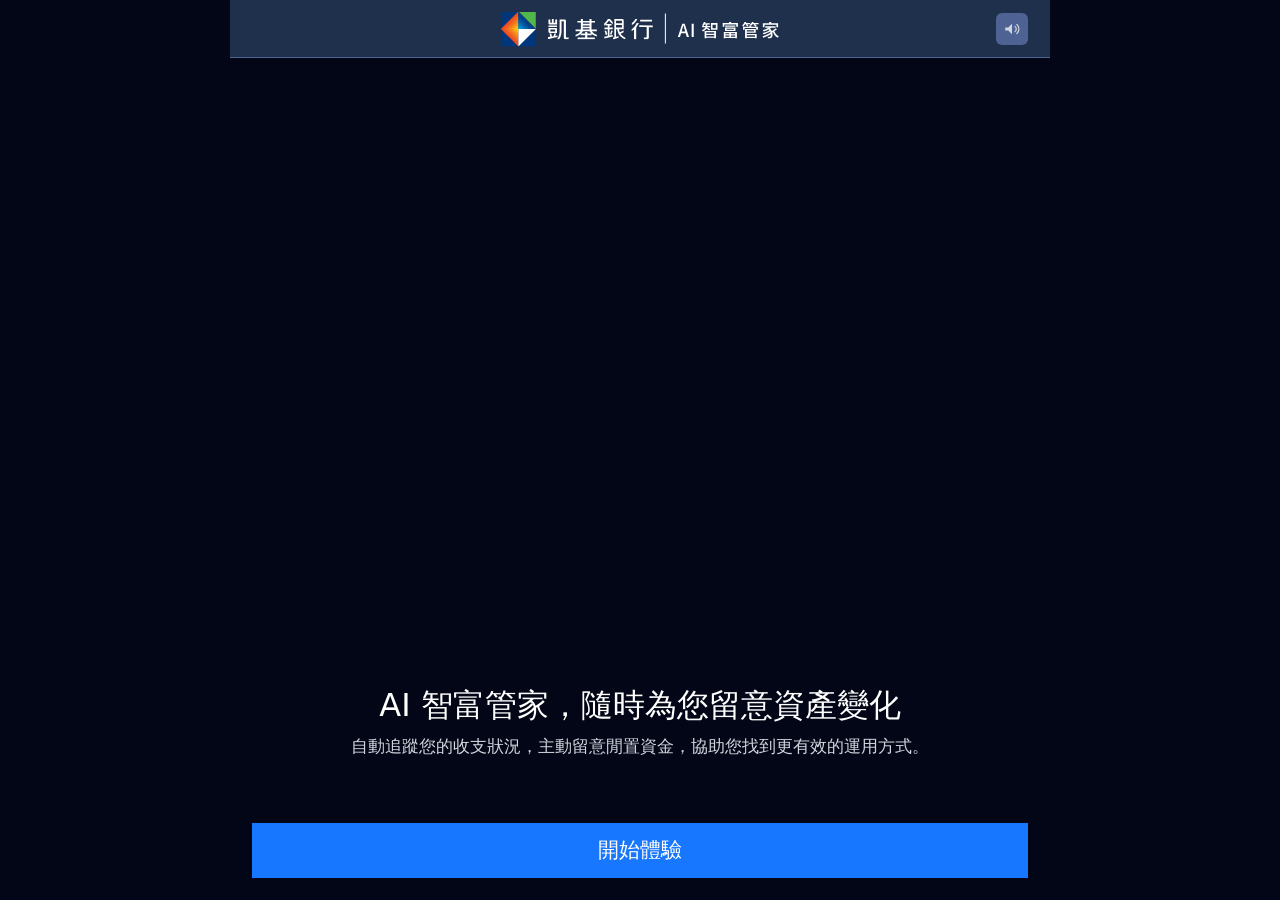
<file: index.html>
<!DOCTYPE html>
<html lang="zh-Hant" data-theme="dark">
<head>
<meta charset="UTF-8">
<meta name="viewport" content="width=device-width, initial-scale=1.0">
<title>凱基智富管家 — 對話流程原型</title>
<!-- One KGI Design Guideline tokens（原始檔案見 /One KGI Design Guideline，此處為專案內可直接引用的副本） -->
<link rel="stylesheet" href="css/tokens/colors.css">
<link rel="stylesheet" href="css/tokens/radius-tokens.css">
<link rel="stylesheet" href="css/tokens/shadow.css">
<link rel="stylesheet" href="css/tokens/spacing.css">
<link rel="stylesheet" href="css/tokens/kgi-typography-tokens.css">
<link rel="stylesheet" href="css/style.css">
<link rel="stylesheet" href="css/component-library.css">
</head>
<body>
<div class="app">
  <header class="app-header">
    <div class="app-header-brand" role="img" aria-label="凱基銀行 AI 智富管家">
      <img class="app-header-logo-icon" src="assets/logo-icon.svg" alt="">
      <img class="app-header-logo-kgib" src="assets/logo-kgib-text.svg" alt="">
      <span class="app-header-logo-divider" aria-hidden="true"></span>
      <img class="app-header-logo-ai" src="assets/logo-ai-text.svg" alt="">
    </div>
    <button class="sound-toggle" id="soundToggle" type="button" aria-pressed="false" aria-label="靜音">
      <svg class="sound-toggle-icon sound-toggle-icon-on" viewBox="0 0 24 24" fill="none" aria-hidden="true"><path d="M3 10v4h4l5 5V5L7 10H3z" fill="currentColor"/><path d="M16 8.5a4.5 4.5 0 0 1 0 7" stroke="currentColor" stroke-width="1.6" stroke-linecap="round"/><path d="M18.5 6a8 8 0 0 1 0 12" stroke="currentColor" stroke-width="1.6" stroke-linecap="round"/></svg>
      <svg class="sound-toggle-icon sound-toggle-icon-off" viewBox="0 0 24 24" fill="none" aria-hidden="true"><path d="M3 10v4h4l5 5V5L7 10H3z" fill="currentColor"/><path d="M16 9l5 6M21 9l-5 6" stroke="currentColor" stroke-width="1.6" stroke-linecap="round"/></svg>
    </button>
    <button class="reset" onclick="resetAll()">↺ <span class="reset-label">重新開始</span></button>
  </header>
  <div class="screen" id="screen"></div>
  <div class="controls" id="controls"></div>
  <div id="inputbar" style="display:none"></div>
</div>
<!-- lottie-web：現金占比選項卡改用 Lottie 動畫圖示，見 js/flow.js CASH_RATIO_ICONS。
     直接把套件檔案存在 js/vendor/（原始版本：cdnjs bodymovin 5.12.2）而不是連外部 CDN——
     銀行內網對外部 CDN 網域的存取常受限制／被攔截，改自己 host 這個檔案就不會受影響。 -->
<script src="js/vendor/lottie.min.js"></script>
<!-- 現金占比選項卡的 Lottie 動畫資料本身用 <script> 標籤載入（把 JSON 包成一段
     `window.__LOTTIE_DATA['xxx']=` 賦值語法，而不是讓 js/flow.js 在執行期用
     fetch() 另外去抓 .json 檔）：這個專案是純靜態頁面，常會直接用瀏覽器開啟本機
     index.html（file:// 開頭的網址）預覽，而 fetch()／XMLHttpRequest 抓同一台機器
     上的本機檔案在 file:// 底下會被瀏覽器的 CORS 規則擋下來（這是瀏覽器本身的安全
     限制，不是伺服器或程式能繞過的），但一般 <script src="..."> 標籤載入本機檔案
     不受這個限制——這個專案其他 js/*.js 檔案本來就是這樣載入的。改用同一種方式載入
     動畫資料，不管是用本機伺服器開，還是直接雙擊 index.html 開，都能正常播放。 -->
<script src="assets/lottie/cash-95-plus.js"></script>
<script src="assets/lottie/cash-50-95.js"></script>
<script src="assets/lottie/cash-5-50.js"></script>
<script src="assets/lottie/cash-under-5.js"></script>
<script src="assets/lottie/feedback-confetti.js"></script>
<!-- AI 初始頁（js/flow.js stepWelcome()）機器人吉祥物的待機動畫：向量 Lottie（非逐格點陣圖），
     載入方式跟上面幾支動畫完全一致。 -->
<script src="assets/lottie/ip-v2-idle.js"></script>
<!-- 共用層：積木、狀態、連接流程、商品資料（三人共用，PR 需 review） -->
<script src="js/sound.js"></script>
<script src="js/shaping-orb.js"></script>
<script src="js/globe-loader.js"></script>
<script src="js/engine.js"></script>
<script src="js/component-library.js"></script>
<script src="js/catalog.js"></script>
<script src="js/flow.js"></script>
<!-- 內容層：各自負責一種使用者屬性的推薦內容，可獨立編輯、獨立提 PR -->
<script src="js/content-attr-a.js"></script> <!-- 負責人 A：屬性 A 成長潛力型（基金） -->
<script src="js/content-attr-b.js"></script> <!-- 負責人 B：屬性 B 穩健收息型（債券） -->
<script src="js/content-attr-c.js"></script> <!-- 負責人 C：屬性 C 保本安穩型（定存） -->
<!-- App 啟動（最後載入） -->
<script src="js/bootstrap.js"></script>
</body>
</html>
</file>
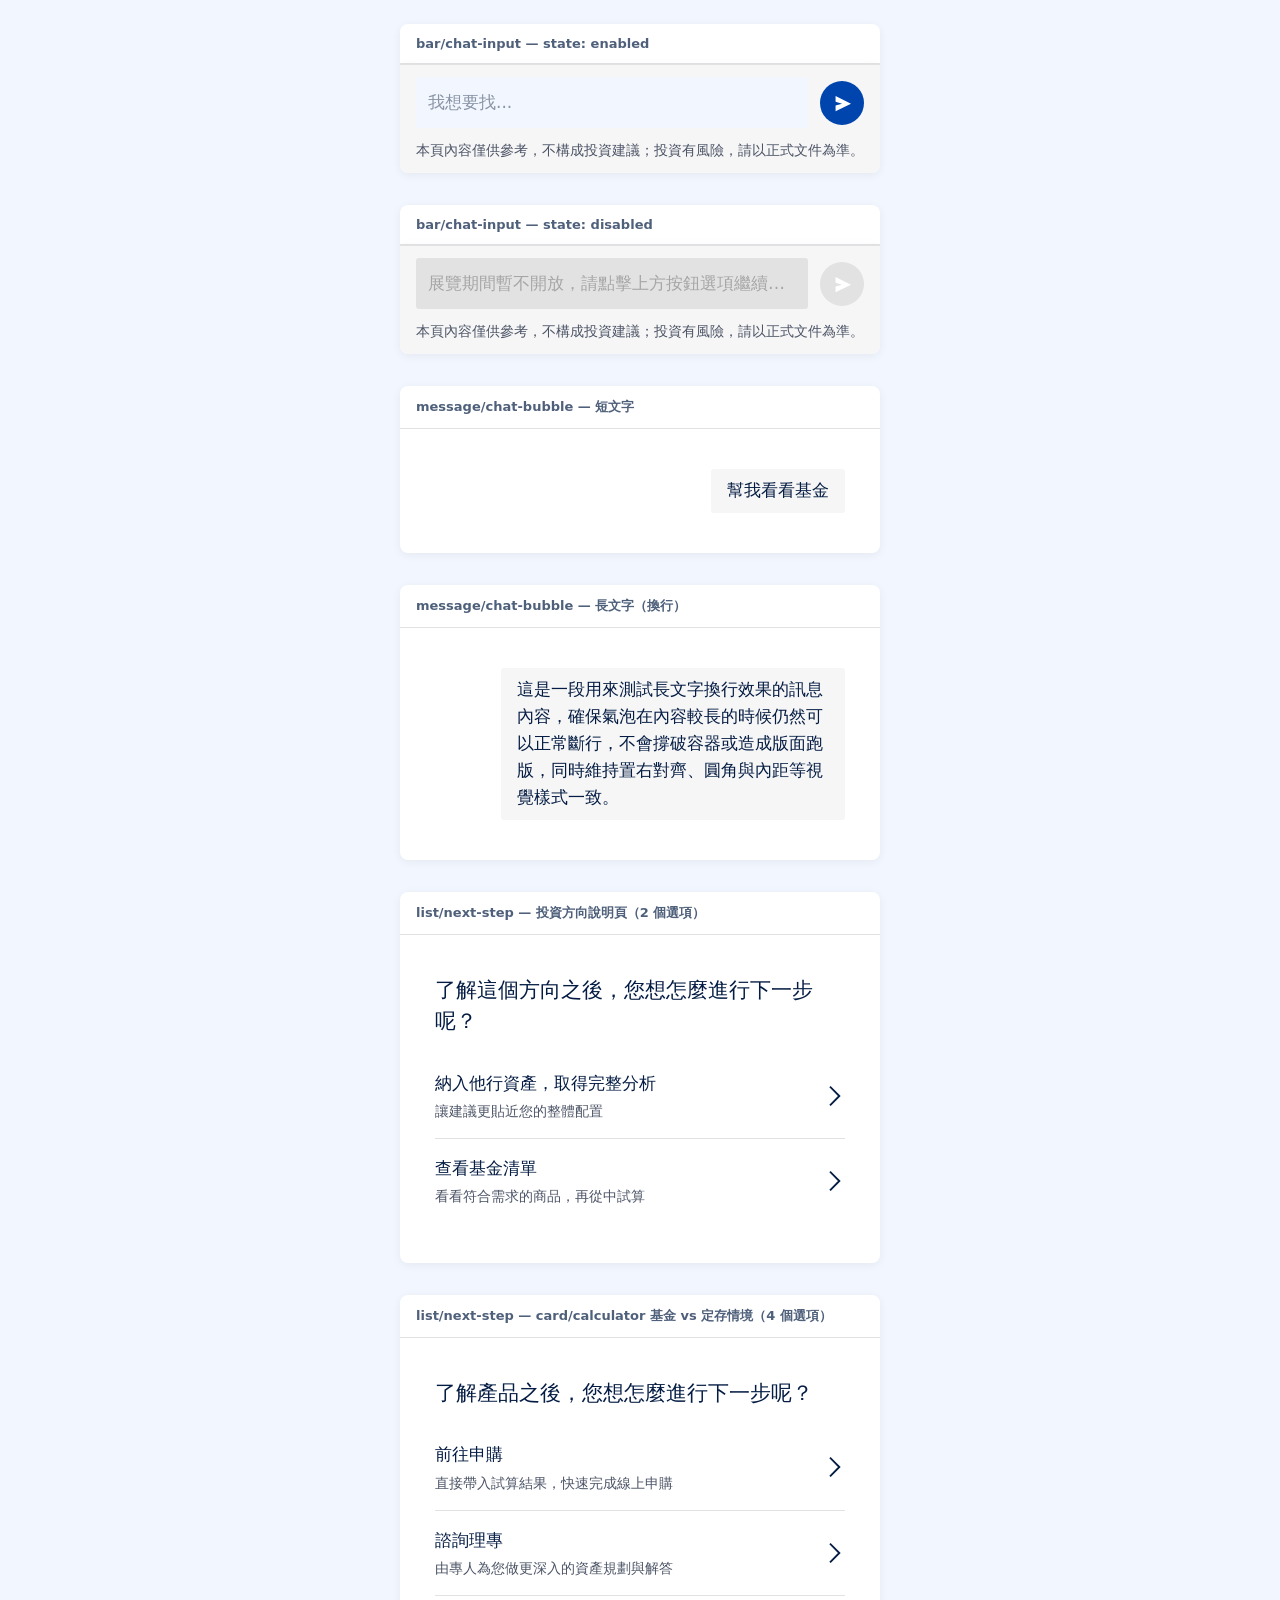
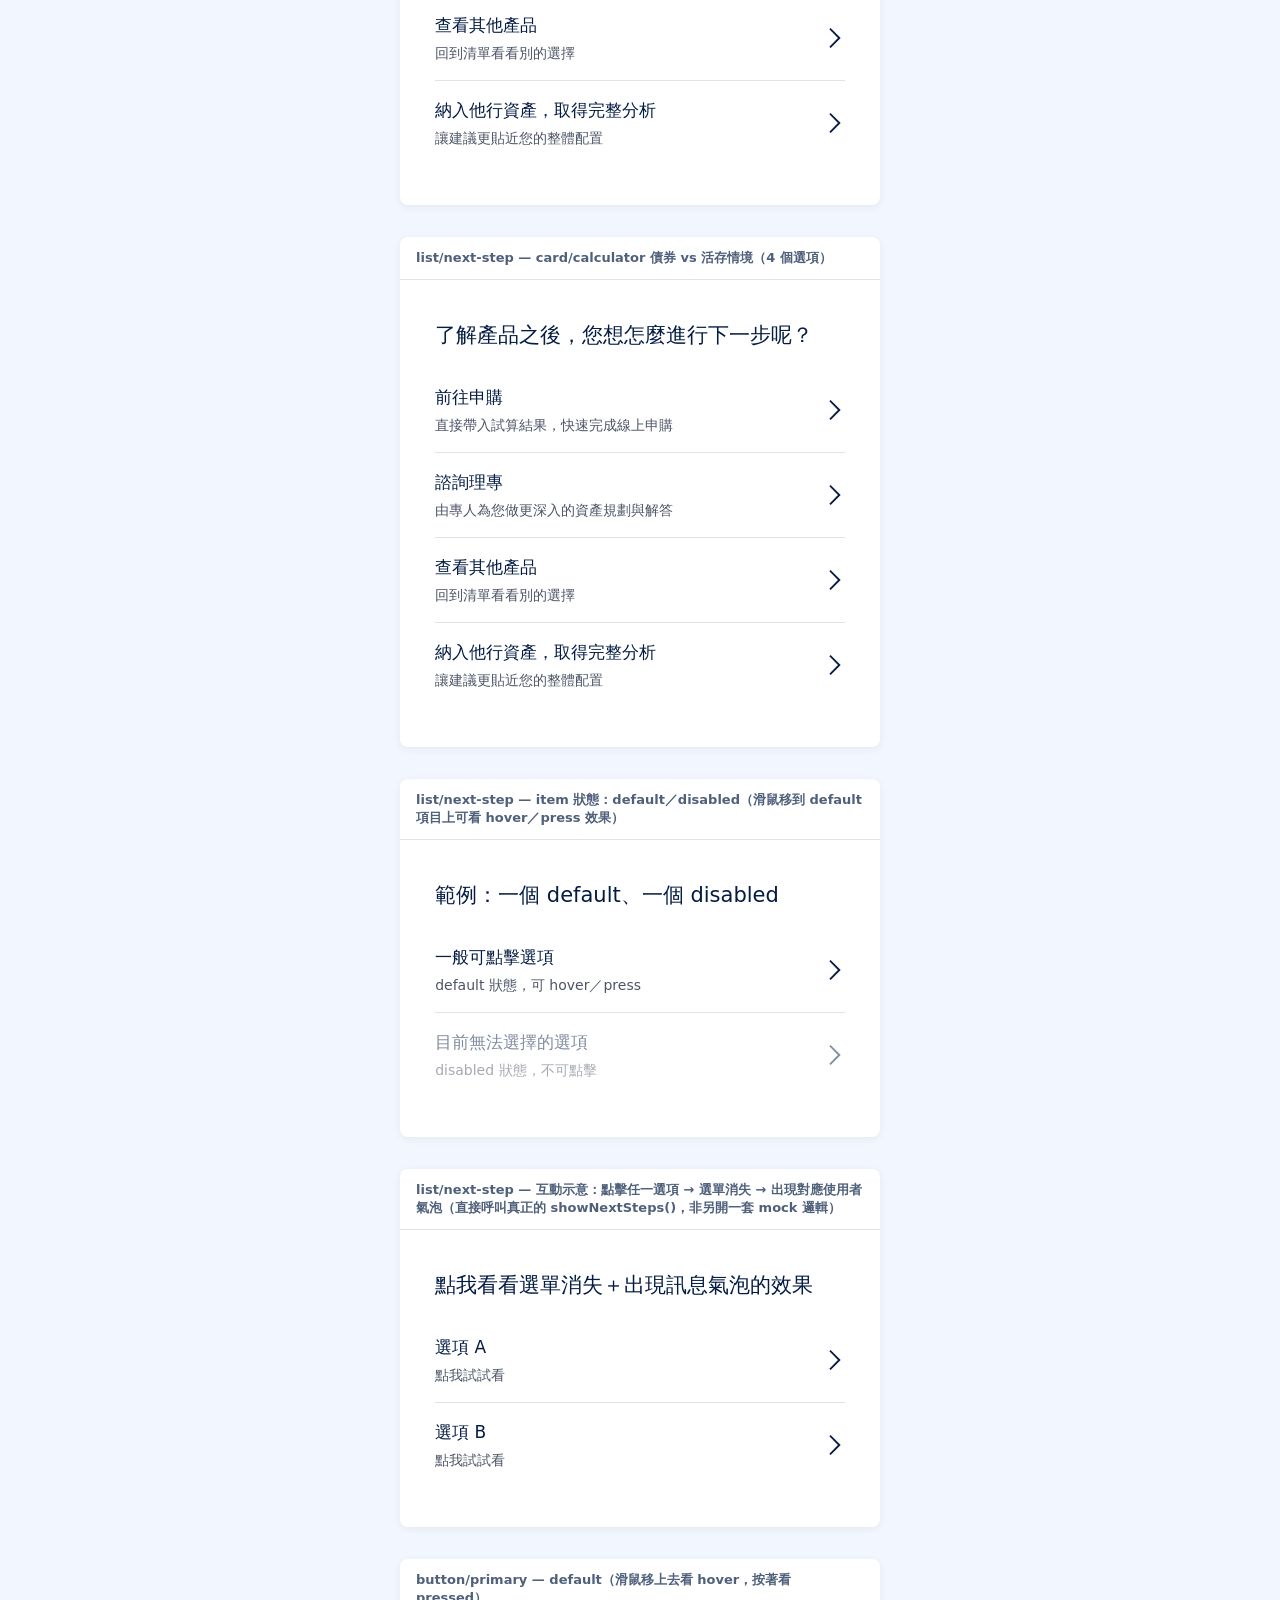
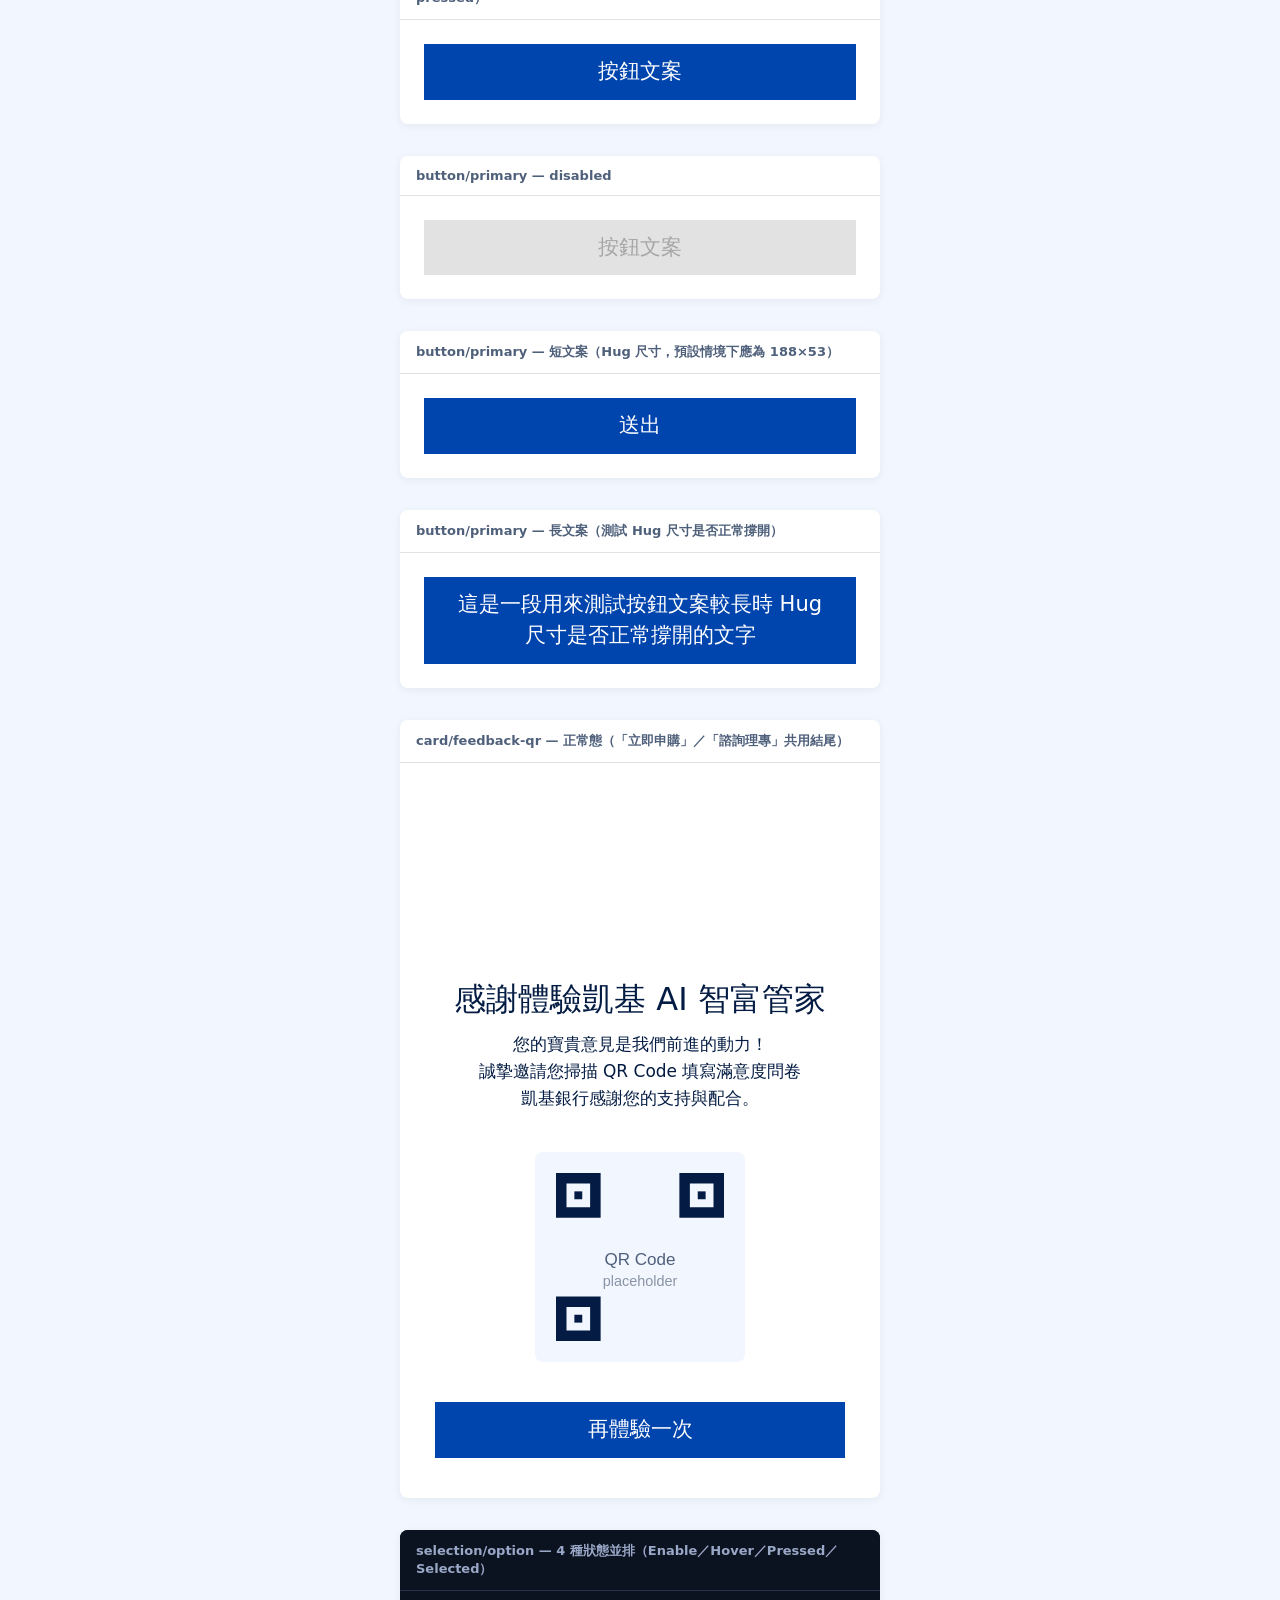
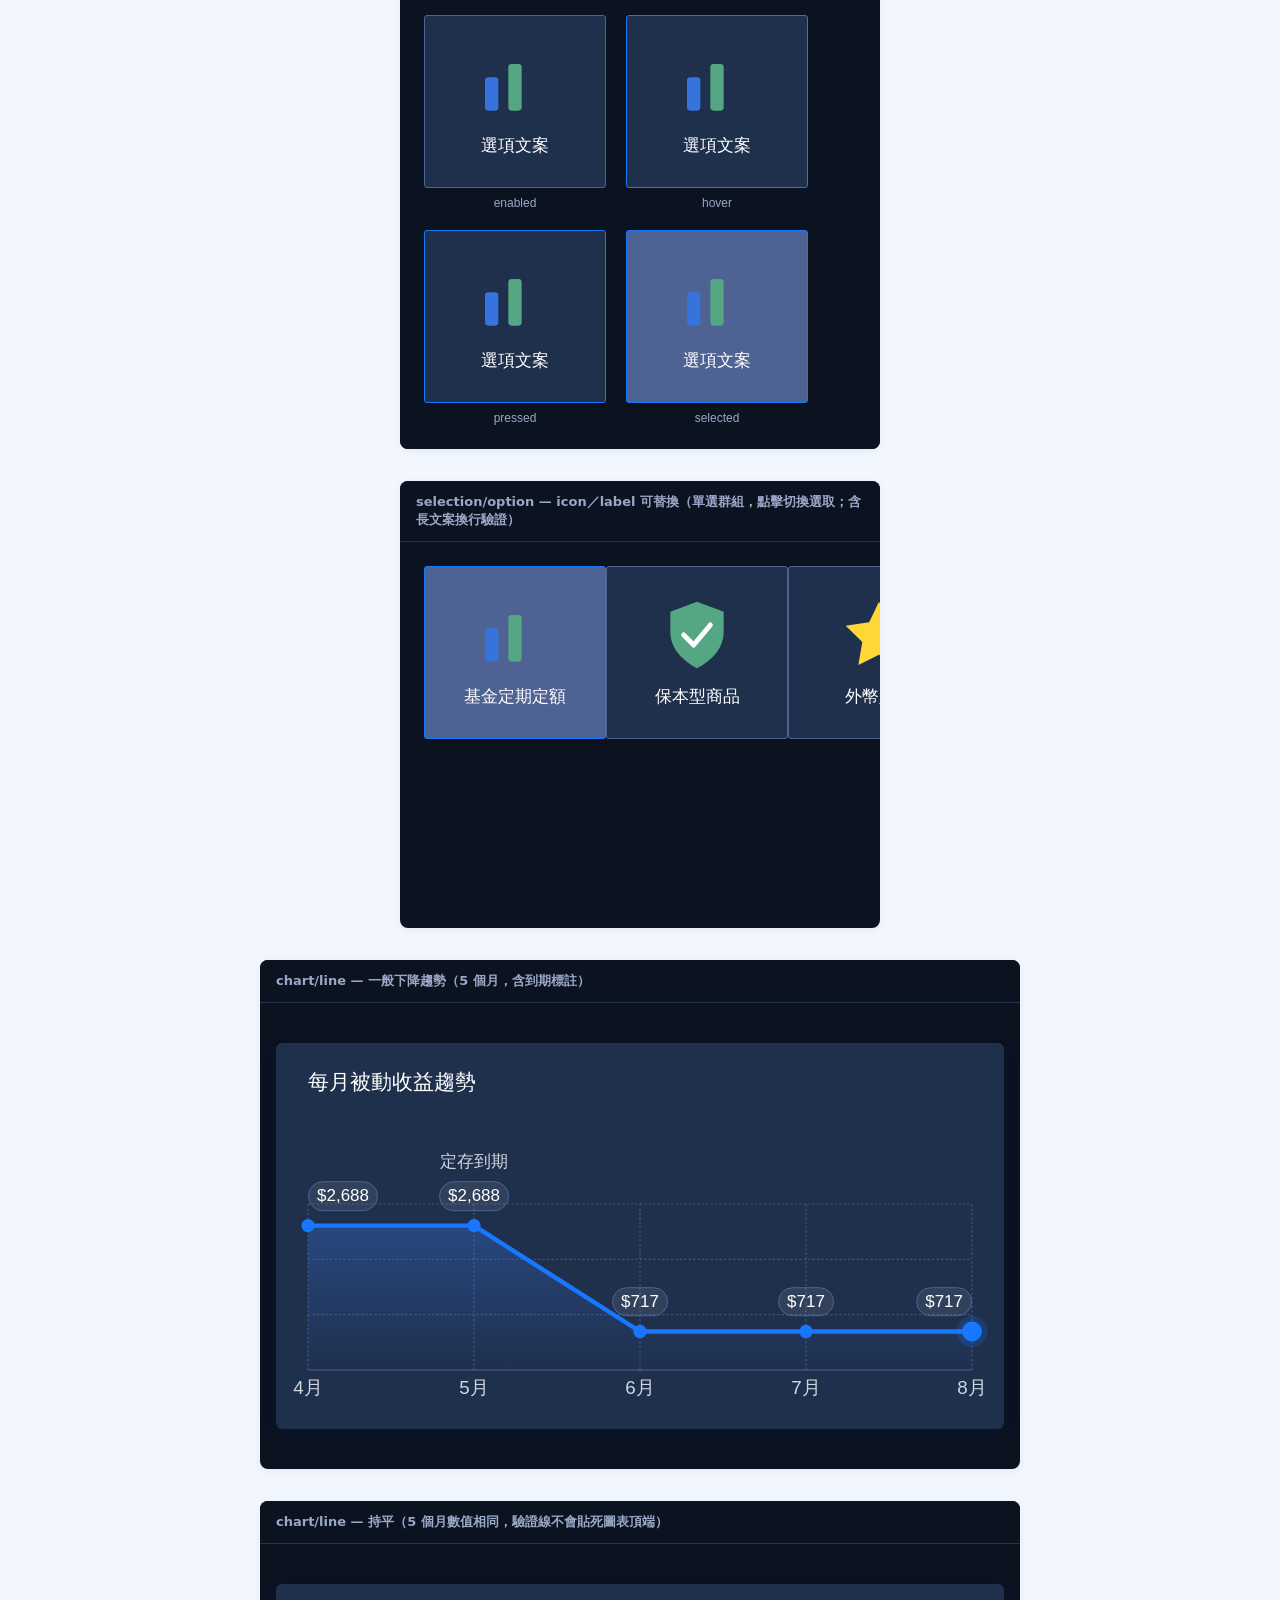
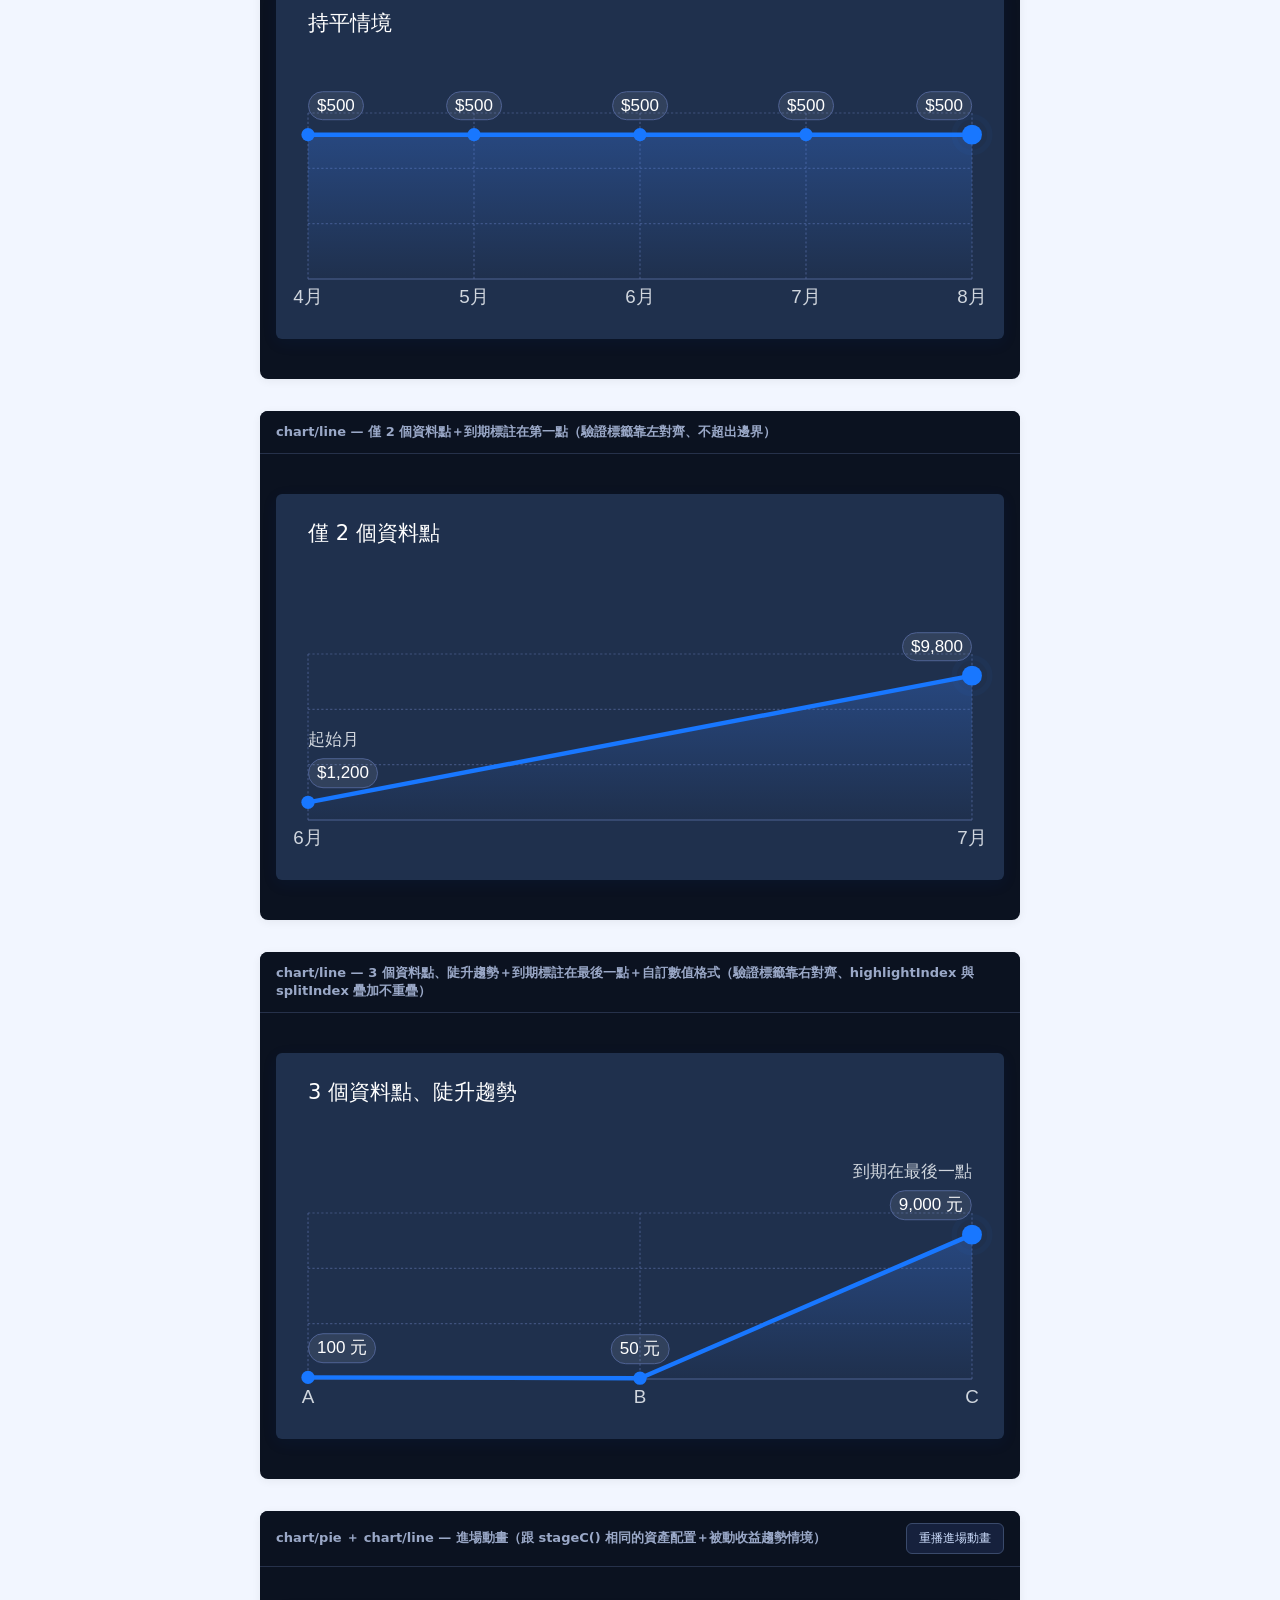
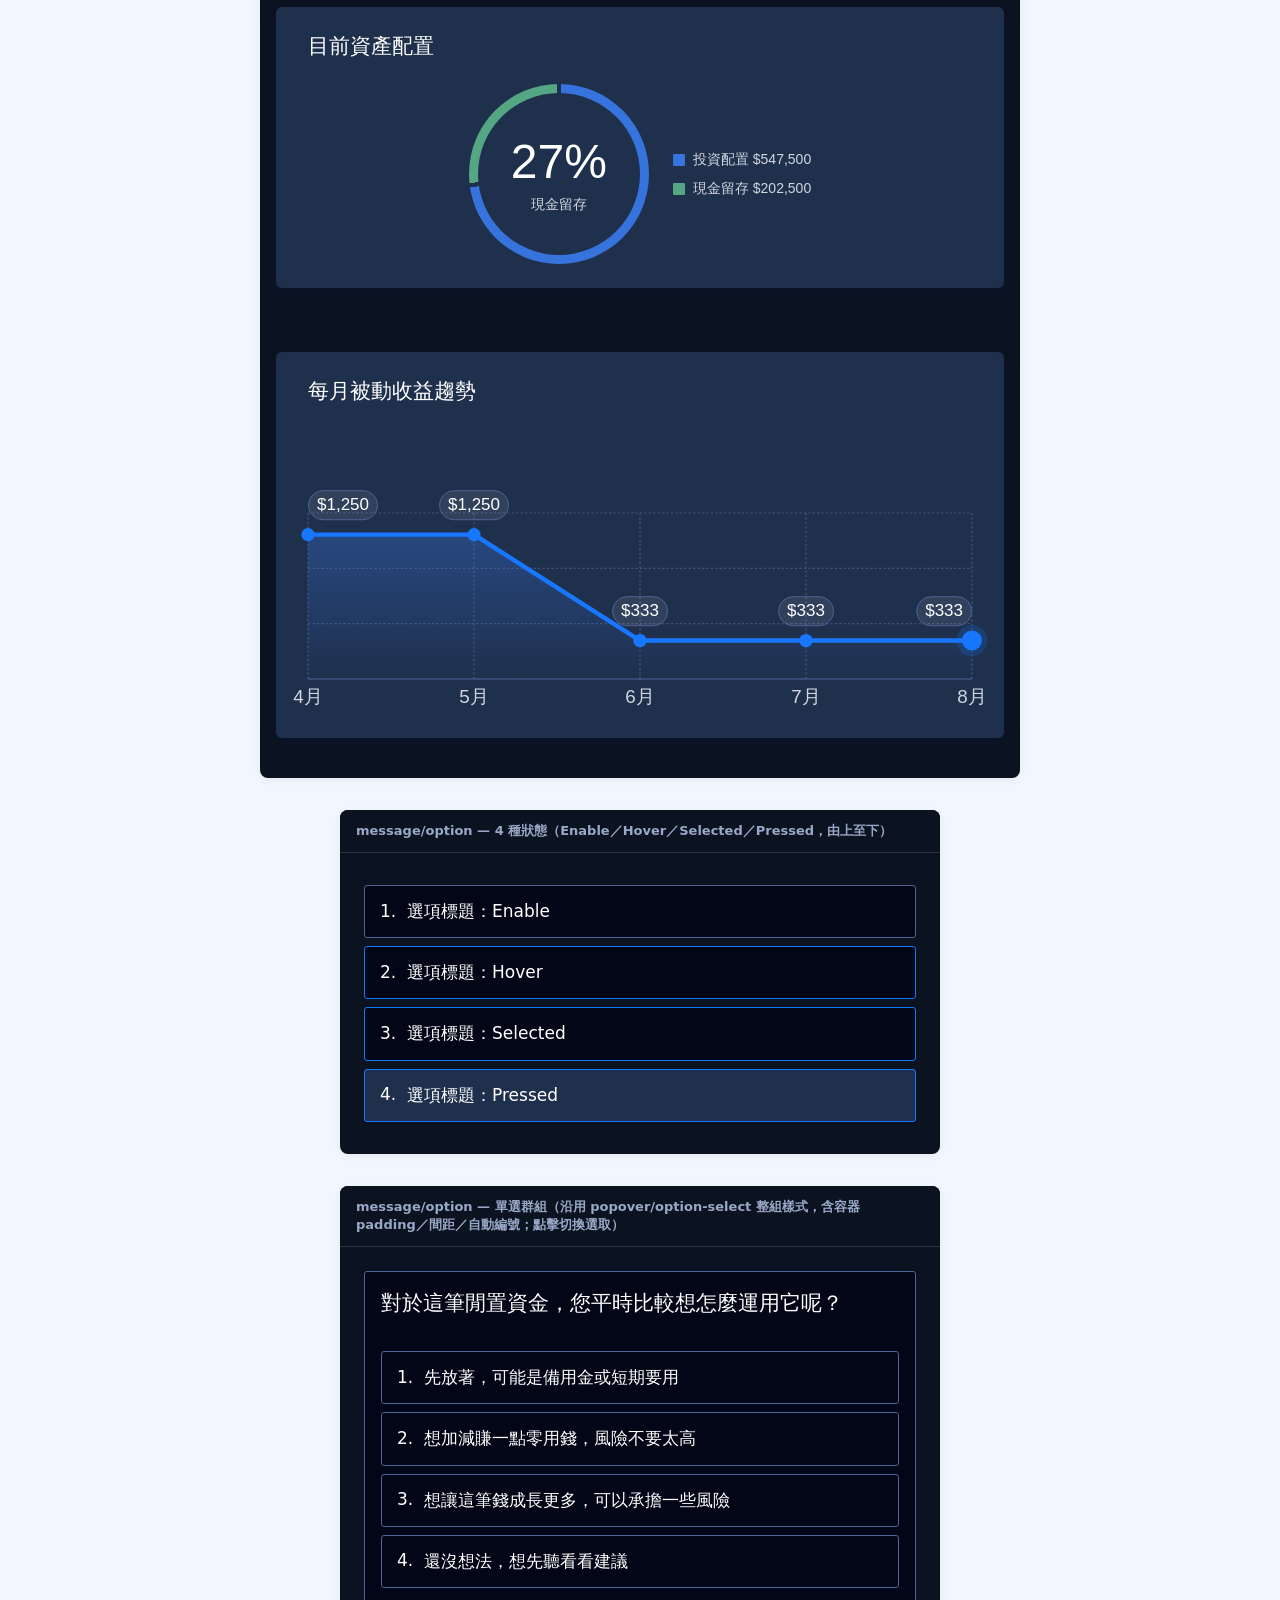
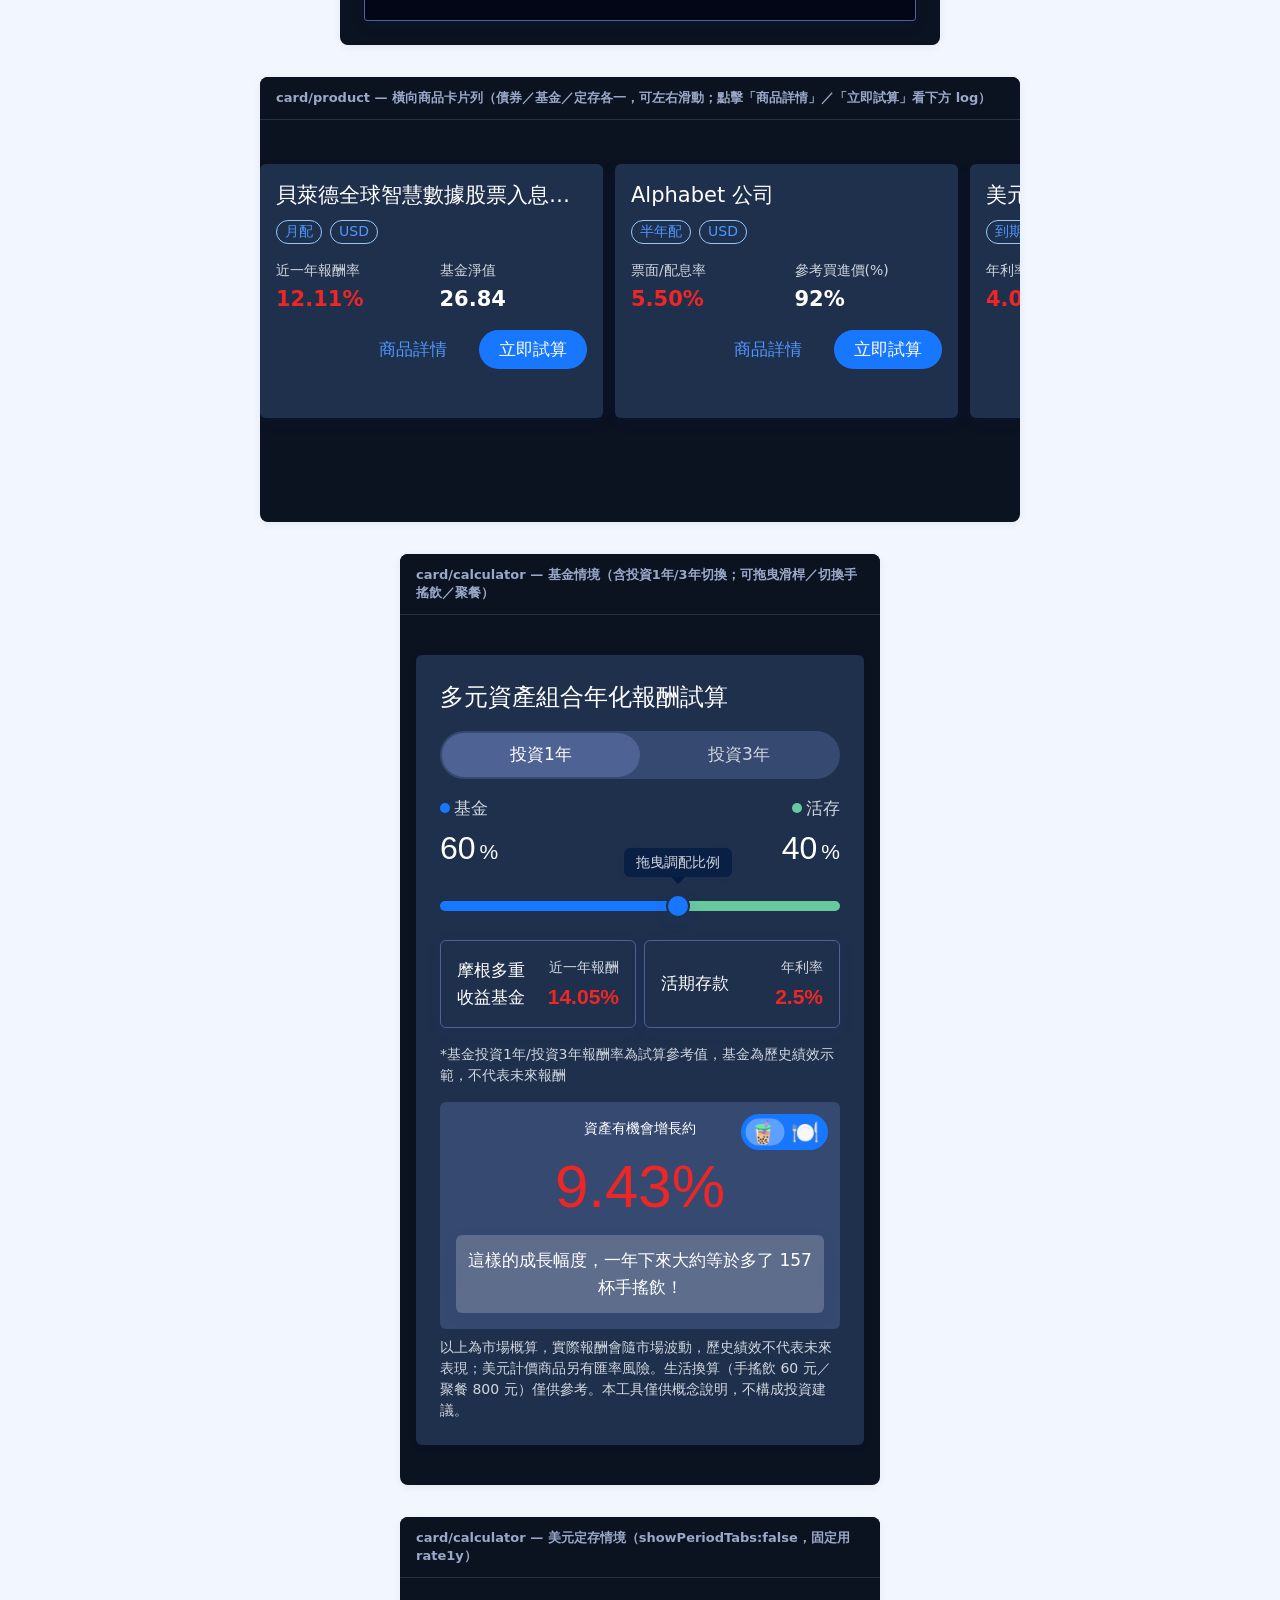
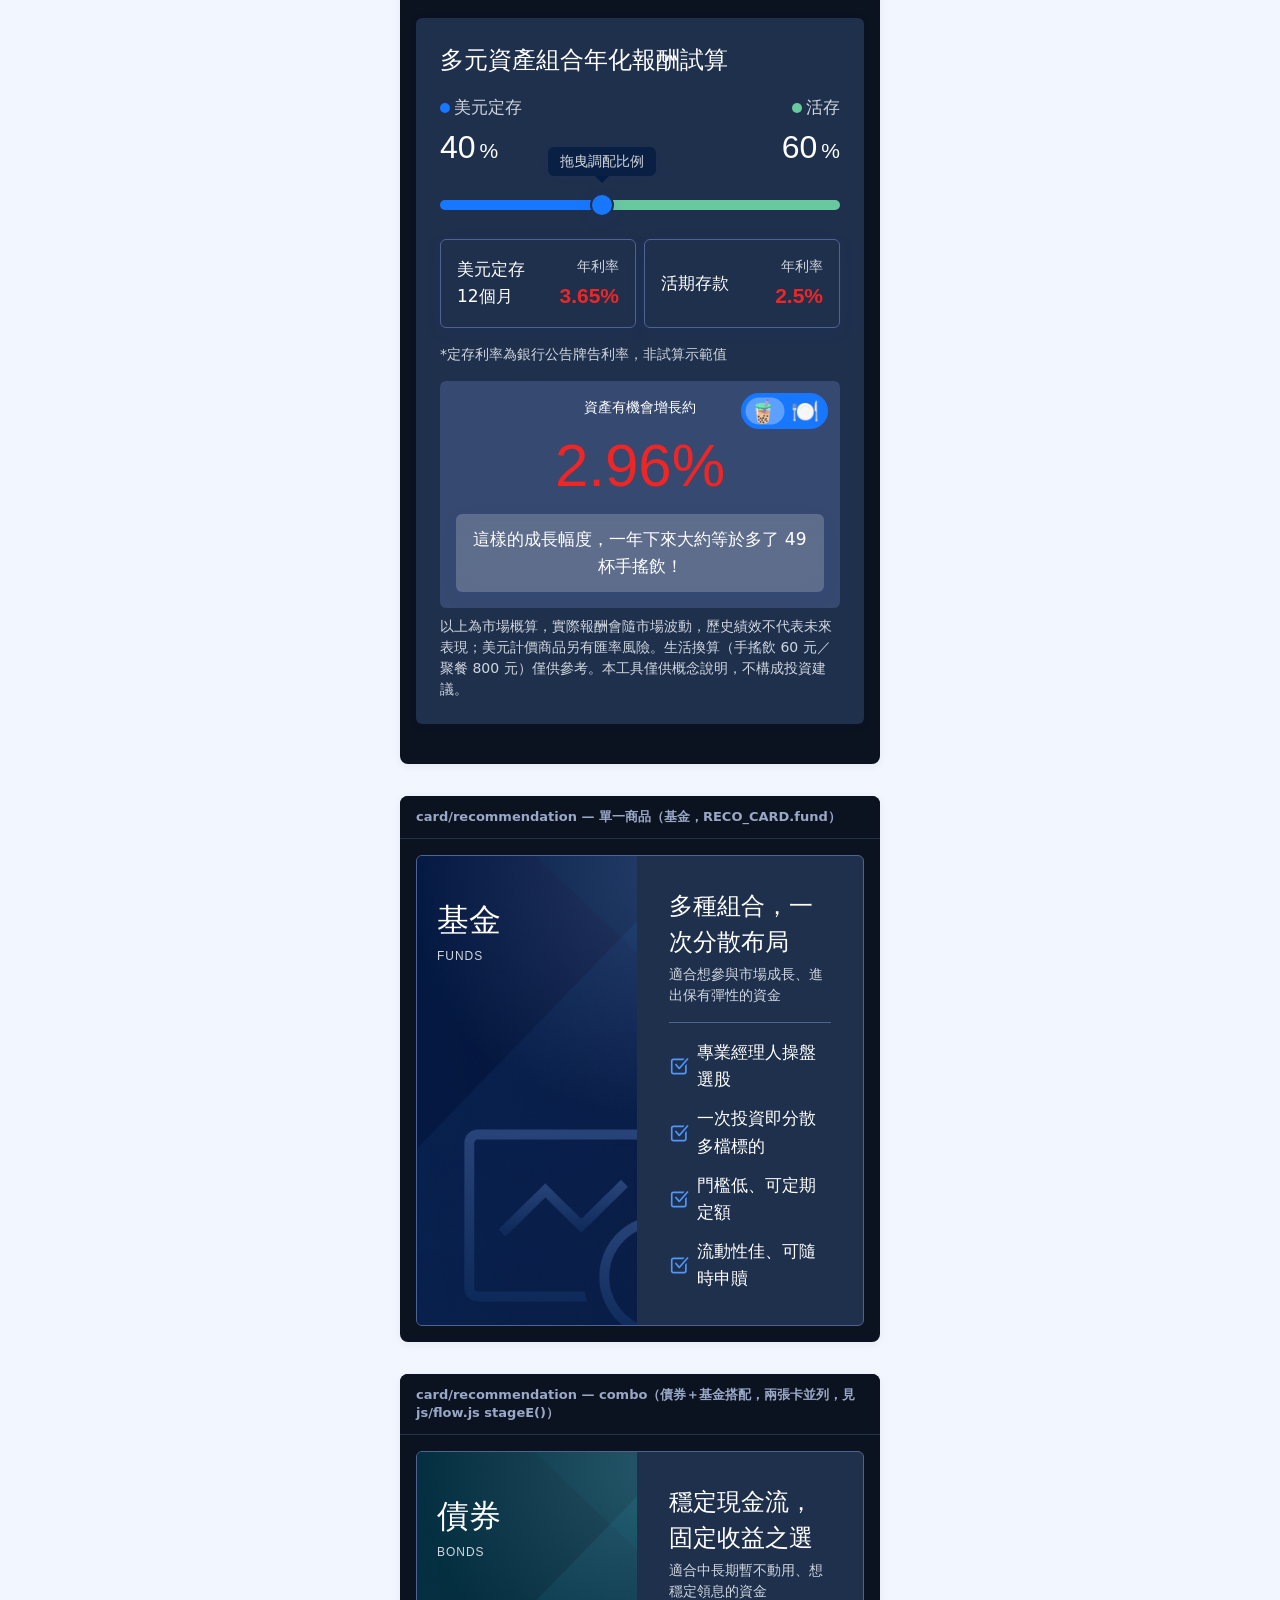
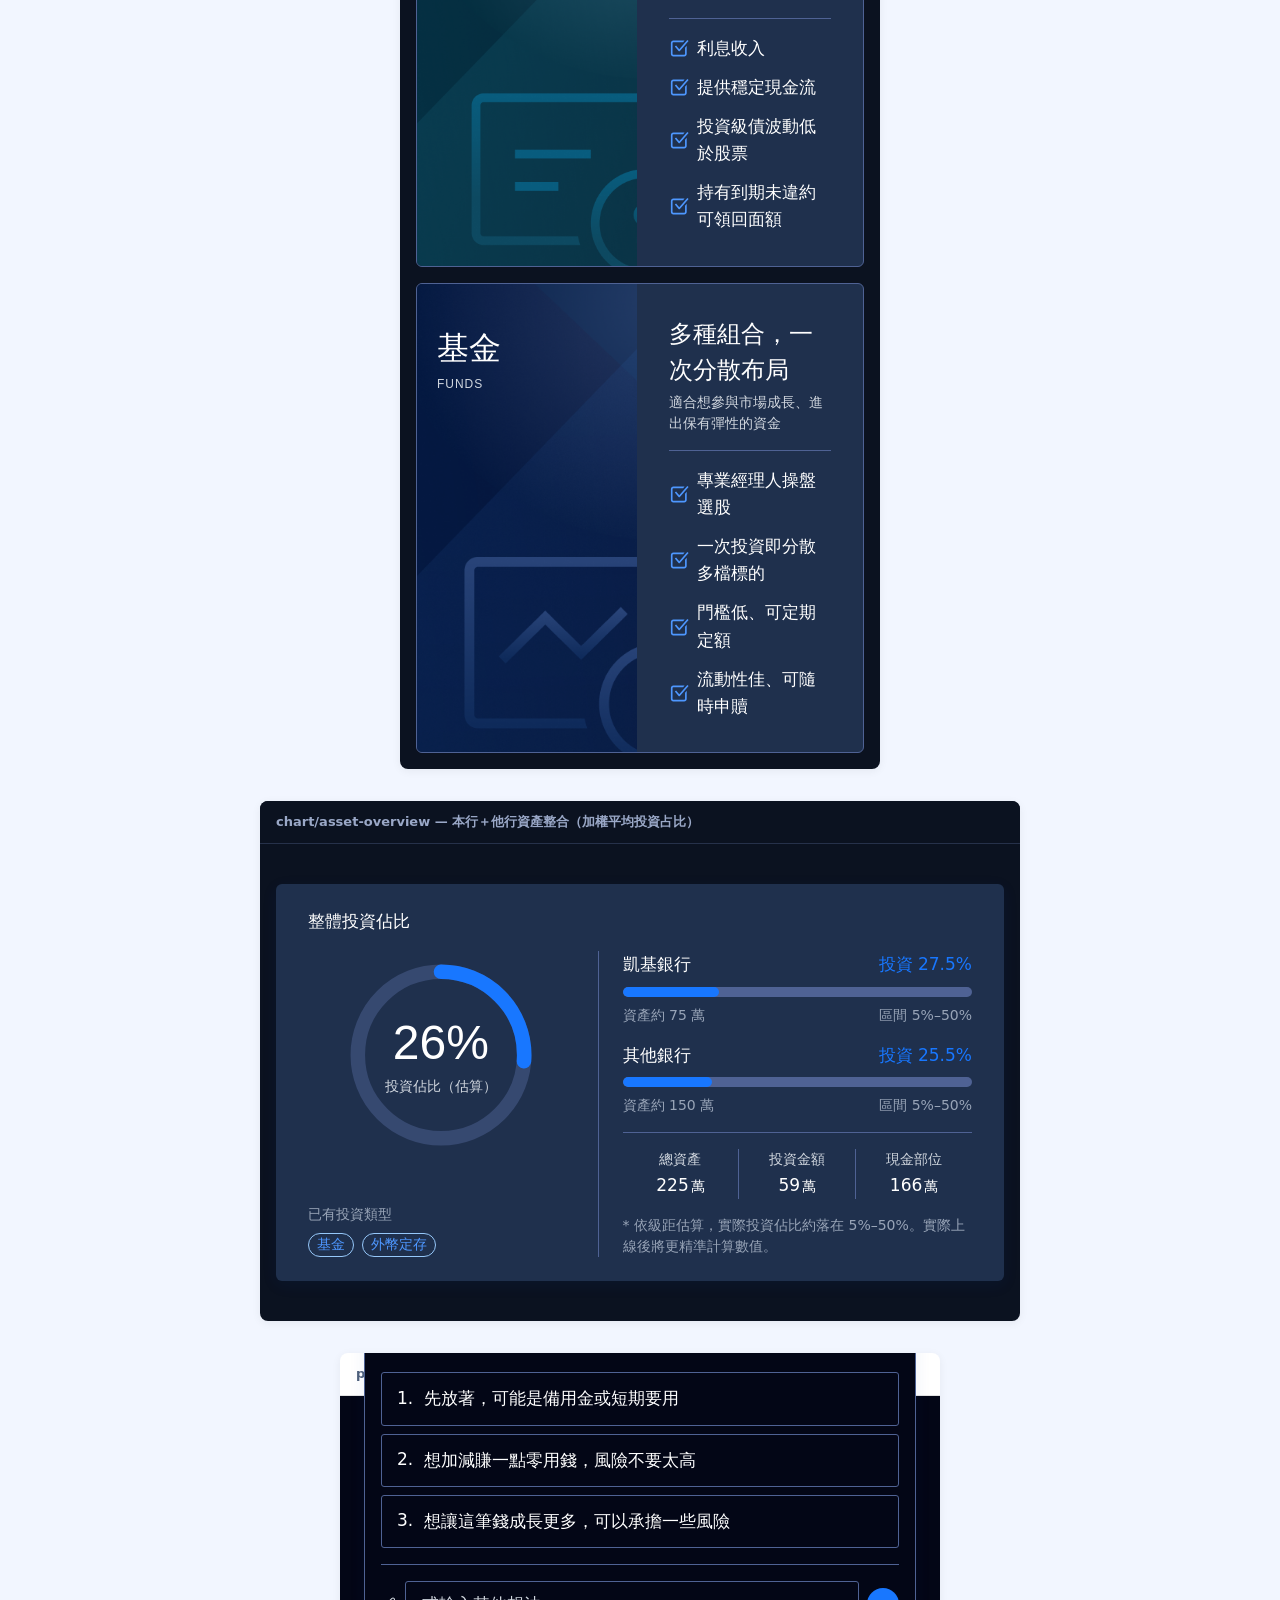
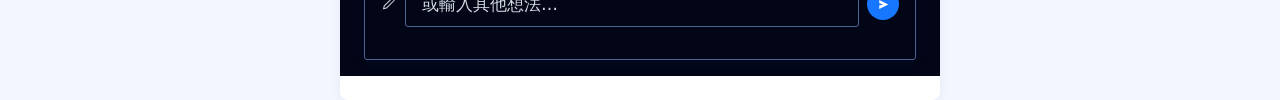
<file: component-library-demo.html>
<!DOCTYPE html>
<html lang="zh-Hant">
<head>
<meta charset="UTF-8">
<meta name="viewport" content="width=device-width, initial-scale=1.0">
<title>元件庫預覽 — Component Library</title>
<!-- 這個獨立預覽頁原本沒有引入 css/tokens/ 下的 design token 檔案（跟 index.html 的
     <link> 清單不一致），導致頁面上所有元件的顏色／間距／圓角／字級 token 全部無法解析、
     視覺上都是預設值（背景透明、padding 0、圓角 0）。這裡補上跟 index.html 一致的引入順序，
     不是這次新增 selection/option 才需要的東西，而是讓這個既有預覽頁本身能正確顯示所有既有
     元件的必要修正。 -->
<link rel="stylesheet" href="css/tokens/colors.css">
<link rel="stylesheet" href="css/tokens/radius-tokens.css">
<link rel="stylesheet" href="css/tokens/shadow.css">
<link rel="stylesheet" href="css/tokens/spacing.css">
<link rel="stylesheet" href="css/tokens/kgi-typography-tokens.css">
<link rel="stylesheet" href="css/style.css">
<link rel="stylesheet" href="css/component-library.css">
<style>
  /* 僅供本預覽頁使用，不屬於元件庫本體 */
  body{padding:24px;background:#f2f6ff}
  .demo-section{max-width:480px;margin:0 auto 32px;background:#fff;border-radius:8px;overflow:hidden;
    box-shadow:0 2px 10px rgba(0,0,0,.06)}
  .demo-label{padding:12px 16px;font-size:13px;font-weight:700;color:#4f607b;border-bottom:1px solid #e2e2e2}
  .demo-log{max-width:480px;margin:0 auto 32px;font-size:13px;color:#4f607b;white-space:pre-wrap}

  /* selection/option 四態並排展示：Hover 沒有真正的滑鼠移入事件可以強制觸發，這裡借用跟元件本身
     .selopt:hover 完全相同的規則（border-color 換成 Container/General/Active-Primary），只差在
     用一個 demo 專用 class 掛死，讓畫面不需要真的 hover 就能看到四態並排；Pressed／Selected
     兩態則直接重用元件自己真正的狀態 class（.is-pressed／.is-selected，見 component-library.js
     setSelected()／setPressed()），不是另外造的假態，跟實際互動時的視覺完全一致。 */
  .selopt.demo-force-hover{border-color:var(--color-container-general-active-primary)}
  .selopt-demo-row{display:flex;flex-wrap:wrap;gap:20px;padding:24px;background:#0b1220}
  .selopt-demo-cell{display:flex;flex-direction:column;align-items:center;gap:8px}
  .selopt-demo-caption{font-size:12px;color:#9aa8c7;font-family:sans-serif}

  /* message/option 四態展示：Hover／Pressed 都是純 CSS 偽類（:hover／:active），沒有真的
     滑鼠移入/按著滑鼠不放就看不到，借用跟真正規則相同的樣式掛兩個 demo 專用 class
     （見上方 selection/option 的 demo-force-hover 說明，同一招） */
  .choice.demo-force-hover{border-color:var(--color-container-general-active-primary)}
  .choice.demo-force-pressed{background:var(--color-container-card-white);border-color:var(--color-container-general-active-primary)}
  .msgopt-demo-caption{font-size:12px;color:#9aa8c7;font-family:sans-serif;margin:-4px 0 4px}
</style>
</head>
<body>
  <!-- bar/chat-input -->
  <div class="demo-section">
    <div class="demo-label">bar/chat-input — state: enabled</div>
    <div id="mount-enabled"></div>
  </div>
  <div class="demo-section">
    <div class="demo-label">bar/chat-input — state: disabled</div>
    <div id="mount-disabled"></div>
  </div>
  <div class="demo-log" id="log"></div>

  <!-- message/chat-bubble -->
  <div class="demo-section">
    <div class="demo-label">message/chat-bubble — 短文字</div>
    <div id="screen-short" class="chat" style="padding:16px"></div>
  </div>
  <div class="demo-section">
    <div class="demo-label">message/chat-bubble — 長文字（換行）</div>
    <div id="screen-long" class="chat" style="padding:16px"></div>
  </div>

  <!-- list/next-step -->
  <div class="demo-section">
    <div class="demo-label">list/next-step — 投資方向說明頁（2 個選項）</div>
    <div id="screen-nsl-direction" class="chat" style="padding:16px"></div>
  </div>
  <div class="demo-section">
    <div class="demo-label">list/next-step — card/calculator 基金 vs 定存情境（4 個選項）</div>
    <div id="screen-nsl-fund" class="chat" style="padding:16px"></div>
  </div>
  <div class="demo-section">
    <div class="demo-label">list/next-step — card/calculator 債券 vs 活存情境（4 個選項）</div>
    <div id="screen-nsl-bond" class="chat" style="padding:16px"></div>
  </div>
  <div class="demo-section">
    <div class="demo-label">list/next-step — item 狀態：default／disabled（滑鼠移到 default 項目上可看 hover／press 效果）</div>
    <div id="screen-nsl-states" class="chat" style="padding:16px"></div>
  </div>
  <div class="demo-section">
    <div class="demo-label">list/next-step — 互動示意：點擊任一選項 → 選單消失 → 出現對應使用者氣泡（直接呼叫真正的 showNextSteps()，非另開一套 mock 邏輯）</div>
    <div id="screen-nsl-interactive" class="chat" style="padding:16px"></div>
  </div>

  <!-- button/primary -->
  <div class="demo-section">
    <div class="demo-label">button/primary — default（滑鼠移上去看 hover，按著看 pressed）</div>
    <div id="mount-btn-default" style="padding:24px;text-align:center"></div>
  </div>
  <div class="demo-section">
    <div class="demo-label">button/primary — disabled</div>
    <div id="mount-btn-disabled" style="padding:24px;text-align:center"></div>
  </div>
  <div class="demo-section">
    <div class="demo-label">button/primary — 短文案（Hug 尺寸，預設情境下應為 188×53）</div>
    <div id="mount-btn-short" style="padding:24px;text-align:center"></div>
  </div>
  <div class="demo-section">
    <div class="demo-label">button/primary — 長文案（測試 Hug 尺寸是否正常撐開）</div>
    <div id="mount-btn-long" style="padding:24px;text-align:center"></div>
  </div>

  <!-- card/feedback-qr -->
  <div class="demo-section">
    <div class="demo-label">card/feedback-qr — 正常態（「立即申購」／「諮詢理專」共用結尾）</div>
    <div id="screen-fbqr" class="chat" style="padding:16px"></div>
  </div>

  <!-- selection/option（Figma node 370:3005）：暗色主題為預設，這裡強制掛 data-theme="dark"
       讓 css/tokens 走跟 index.html 一致的 Dark Mode 色票，不是走本頁其餘元件示範用的淺色背景 -->
  <div class="demo-section" data-theme="dark" style="background:#0b1220">
    <div class="demo-label" style="background:#0b1220;color:#9aa8c7;border-bottom-color:#26314a">selection/option — 4 種狀態並排（Enable／Hover／Pressed／Selected）</div>
    <div id="selopt-demo-states" class="selopt-demo-row"></div>
  </div>
  <div class="demo-section" data-theme="dark" style="background:#0b1220">
    <div class="demo-label" style="background:#0b1220;color:#9aa8c7;border-bottom-color:#26314a">selection/option — icon／label 可替換（單選群組，點擊切換選取；含長文案換行驗證）</div>
    <div id="selopt-demo-group" class="selopt-demo-row" style="flex-direction:column;align-items:flex-start"></div>
    <div class="demo-log" id="selopt-log" style="max-width:none;padding:0 24px 24px;color:#9aa8c7"></div>
  </div>

  <!-- chart/line（Figma node 374:4249）：跟 selection/option 一樣強制掛 data-theme="dark"；
       這個元件的視覺參數（格線間距、資料點半徑）是照 Figma 稿 600 寬的資料區換算，卡片
       本身故意放寬到 760px（而不是沿用其他元件示範用的 480px .demo-section），太窄會讓
       數值徽章擠在一起、看不出間距是否正確 -->
  <div class="demo-section" data-theme="dark" style="background:#0b1220;max-width:760px">
    <div class="demo-label" style="background:#0b1220;color:#9aa8c7;border-bottom-color:#26314a">chart/line — 一般下降趨勢（5 個月，含到期標註）</div>
    <div id="linechart-demo-decline" style="padding:16px"></div>
  </div>
  <div class="demo-section" data-theme="dark" style="background:#0b1220;max-width:760px">
    <div class="demo-label" style="background:#0b1220;color:#9aa8c7;border-bottom-color:#26314a">chart/line — 持平（5 個月數值相同，驗證線不會貼死圖表頂端）</div>
    <div id="linechart-demo-flat" style="padding:16px"></div>
  </div>
  <div class="demo-section" data-theme="dark" style="background:#0b1220;max-width:760px">
    <div class="demo-label" style="background:#0b1220;color:#9aa8c7;border-bottom-color:#26314a">chart/line — 僅 2 個資料點＋到期標註在第一點（驗證標籤靠左對齊、不超出邊界）</div>
    <div id="linechart-demo-two" style="padding:16px"></div>
  </div>
  <div class="demo-section" data-theme="dark" style="background:#0b1220;max-width:760px">
    <div class="demo-label" style="background:#0b1220;color:#9aa8c7;border-bottom-color:#26314a">chart/line — 3 個資料點、陡升趨勢＋到期標註在最後一點＋自訂數值格式（驗證標籤靠右對齊、highlightIndex 與 splitIndex 疊加不重疊）</div>
    <div id="linechart-demo-steep" style="padding:16px"></div>
  </div>

  <!-- chart/pie／chart/line 進場動畫展示（2026-08-18 新增）：跟 flow.js stageC() 實際情境
       一樣兩張圖成對出現，一顆「重播進場動畫」按鈕同時重播兩張圖的進場效果，不用每次都
       重新整理整個頁面才能反覆檢查。要驗證 prefers-reduced-motion 退化情境（兩張圖應該
       直接顯示最終畫面，不跑任何畫線／縮放／計數效果），用瀏覽器 DevTools 的 Rendering
       分頁勾選「Emulate CSS media feature prefers-reduced-motion: reduce」後重新整理
       這個頁面（重播按鈕本身刻意繞過這個判斷、方便單獨檢視動畫效果，見下方 script 說明，
       所以測退化情境時要整頁重新整理、不要點重播按鈕）。 -->
  <div class="demo-section" data-theme="dark" style="background:#0b1220;max-width:760px">
    <div class="demo-label" style="background:#0b1220;color:#9aa8c7;border-bottom-color:#26314a;display:flex;align-items:center;justify-content:space-between;gap:12px">
      <span>chart/pie ＋ chart/line — 進場動畫（跟 stageC() 相同的資產配置＋被動收益趨勢情境）</span>
      <button id="replay-intro-btn" type="button" style="flex-shrink:0;padding:6px 12px;border-radius:6px;border:1px solid #3a4a6b;background:#16213d;color:#cfe0ff;font-size:12px;cursor:pointer">重播進場動畫</button>
    </div>
    <div id="intro-demo-pie" style="padding:16px 16px 0"></div>
    <div id="intro-demo-line" style="padding:16px"></div>
  </div>

  <!-- message/option（Figma node 374:4371／374:4424）：純文字單選列表選項，暗色主題。
       Pressed 是原生 :active 偽類（不像 selection/option 是 JS 切的 class），demo-force-pressed
       是借用跟 .choice:active 完全相同的規則掛一個 demo 專用 class，才能不用真的按著滑鼠
       就看到 Pressed 長相；Selected 直接用元件自己真正的 .sel class。 */ -->
  <div class="demo-section" data-theme="dark" style="background:#0b1220;max-width:600px">
    <div class="demo-label" style="background:#0b1220;color:#9aa8c7;border-bottom-color:#26314a">message/option — 4 種狀態（Enable／Hover／Selected／Pressed，由上至下）</div>
    <div id="msgopt-demo-states" class="choice-group" style="padding:24px"></div>
  </div>
  <div class="demo-section" data-theme="dark" style="background:#0b1220;max-width:600px">
    <div class="demo-label" style="background:#0b1220;color:#9aa8c7;border-bottom-color:#26314a">message/option — 單選群組（沿用 popover/option-select 整組樣式，含容器 padding／間距／自動編號；點擊切換選取）</div>
    <div id="msgopt-demo-group" style="padding:24px"></div>
  </div>

  <!-- card/product（Figma node 178:664）：橫向捲動的商品卡片列，直接重用 catalog.js 真實
       CATALOG 資料（債券／基金／定存各一），不另外手造假資料；商品詳情／立即試算兩顆按鈕
       demo 頁沒有載入 flow.js，點擊結果印在下方 log，不接真正的試算/詳情頁流程 -->
  <div class="demo-section" data-theme="dark" style="background:#0b1220;max-width:760px">
    <div class="demo-label" style="background:#0b1220;color:#9aa8c7;border-bottom-color:#26314a">card/product — 橫向商品卡片列（債券／基金／定存各一，可左右滑動；點擊「商品詳情」／「立即試算」看下方 log）</div>
    <div id="screen-product-row" style="padding:16px 0"></div>
    <div class="demo-log" id="product-log" style="padding:0 16px 16px"></div>
  </div>

  <!-- card/calculator（Figma node 202:709）：基金／美元定存兩種情境，資產物件直接用
       catalog.js 真實 CATALOG 資料；定存 opts.showPeriodTabs:false 對應 flow.js
       enterProductCalc() 呼叫定存商品時的用法（定存利率不隨年期變動，不顯示投資1年/3年切換） -->
  <div class="demo-section" data-theme="dark" style="background:#0b1220;max-width:480px">
    <div class="demo-label" style="background:#0b1220;color:#9aa8c7;border-bottom-color:#26314a">card/calculator — 基金情境（含投資1年/3年切換；可拖曳滑桿／切換手搖飲／聚餐）</div>
    <div id="screen-calc-fund" style="padding:16px"></div>
  </div>
  <div class="demo-section" data-theme="dark" style="background:#0b1220;max-width:480px">
    <div class="demo-label" style="background:#0b1220;color:#9aa8c7;border-bottom-color:#26314a">card/calculator — 美元定存情境（showPeriodTabs:false，固定用 rate1y）</div>
    <div id="screen-calc-deposit" style="padding:16px"></div>
  </div>

  <!-- card/recommendation（Figma node 393:6076／393:6001／393:5878）：單一商品＋combo
       （債券＋基金搭配）兩種情境，資料直接沿用 content-attr-a/b/c.js 的真實 RECO_CARD，
       不另外手造文案 -->
  <div class="demo-section" data-theme="dark" style="background:#0b1220;max-width:480px">
    <div class="demo-label" style="background:#0b1220;color:#9aa8c7;border-bottom-color:#26314a">card/recommendation — 單一商品（基金，RECO_CARD.fund）</div>
    <div id="screen-reco-single" style="padding:16px"></div>
  </div>
  <div class="demo-section" data-theme="dark" style="background:#0b1220;max-width:480px">
    <div class="demo-label" style="background:#0b1220;color:#9aa8c7;border-bottom-color:#26314a">card/recommendation — combo（債券＋基金搭配，兩張卡並列，見 js/flow.js stageE()）</div>
    <div id="screen-reco-combo" style="padding:16px"></div>
  </div>

  <!-- chart/asset-overview（本行＋他行資產整合總覽，見 js/flow.js stageH3()）：兩家銀行
       資產／投資占比級距，數字比例比照 stageH3() 實際呼叫情境（本行資產較小、他行資產較大，
       整體依金額加權平均） -->
  <div class="demo-section" data-theme="dark" style="background:#0b1220;max-width:760px">
    <div class="demo-label" style="background:#0b1220;color:#9aa8c7;border-bottom-color:#26314a">chart/asset-overview — 本行＋他行資產整合（加權平均投資占比）</div>
    <div id="screen-asset-overview" style="padding:16px"></div>
  </div>

  <!-- popover/option-select（Figma node 306:1102／374:4424）：浮動選單本身是 position:absolute
       疊在 .app 之下（見 css/component-library.css .opt-popover-wrap），這裡借用跟正式頁面
       同一個 .app 容器 class 才能正確定位，只用 inline style 覆寫 height:100vh／
       max-width:820px 這兩個「整頁版面」專用的屬性（inline style 優先權高於 class 規則，
       其餘定位／背景／flex 相關樣式不受影響），不需要另外新增一份 CSS 規則。示範問題比照
       js/flow.js stageC() 唯一有帶 opts.other（「其他，請輸入」列）的那一題 -->
  <div class="demo-section" style="max-width:600px;padding-bottom:24px">
    <div class="demo-label">popover/option-select — 浮動選單（含「其他，請輸入」列，見 js/flow.js stageC()）</div>
    <div class="app" data-theme="dark" style="position:relative;height:auto;max-width:none;margin:0;min-height:280px">
      <div id="popover-demo-anchor"></div>
    </div>
  </div>

  <!-- down() 內部固定找 #screen 當捲動容器，這裡不需要真的捲動，放一個隱藏節點避免報錯 -->
  <div id="screen" style="display:none"></div>
  <!-- settleTurn() 內部固定找 #controls 清 minHeight（card/product 的橫向排列版本
       renderComponentRow() 會呼叫到 settleTurn()），這裡跟上面 #screen 同一招，
       放一個隱藏節點避免報錯 -->
  <div id="controls" style="display:none"></div>

  <script src="js/sound.js"></script>
  <script src="js/engine.js"></script>
  <script src="js/catalog.js"></script>
  <script src="js/content-attr-a.js"></script>
  <script src="js/content-attr-b.js"></script>
  <script src="js/content-attr-c.js"></script>
  <script src="js/component-library.js"></script>
  <script>
    /* currentTurnEl（engine.js 全域變數）只有跑過完整 newTurn()／resetAll() 流程才會被賦值；
       這個獨立預覽頁沒有跑那套初始化，appendToChat() 第一次讀取裸識別字 currentTurnEl 會直接
       丟 ReferenceError（讀取從未賦值過的變數，不是值為 undefined）。過去這個例外發生在下面
       message/chat-bubble 那段呼叫時，會中斷同一個 <script> 標籤後面所有敘述，導致
       list/next-step、button/primary、card/feedback-qr 這幾段示範其實從來沒有真的執行過
       （畫面上看起來有 demo-label，底下掛載點卻是空的）。這裡在最開頭就用 window.currentTurnEl
       存取並提前賦值為 null（物件屬性讀取不存在的屬性只會拿到 undefined，不會丟
       ReferenceError），讓後面所有依賴 appendToChat()／down() 的元件示範都能正常掛載。 */
    window.currentTurnEl = window.currentTurnEl || null;
    /* card/feedback-qr（renderFeedbackQrCard()）呼叫 js/flow.js 的 initLottieIcons() 播放
       慶祝動畫，這個獨立預覽頁沒有載入 flow.js（引入整個 flow.js 只為了兩個 Lottie 函式
       代價太大，且 flow.js 頂層有依賴完整 .app／#screen 版面的程式碼，不適合在這個獨立
       demo 頁載入）。這裡補一個安全的 no-op 版本，讓卡片其餘內容正常渲染，圖示位置維持
       空白——這正是 initLottieIcon() 自己在找不到 window.__LOTTIE_DATA 對應資料時
       「明確不套用 fallback」的既有行為，不是這裡新增的例外狀況。 */
    window.initLottieIcons = window.initLottieIcons || function(){};
    const log=document.getElementById('log');
    document.getElementById('mount-enabled').appendChild(
      renderComponent('bar/chat-input','enabled',{onSubmit:v=>{log.textContent='onSubmit: '+v;}})
    );
    document.getElementById('mount-disabled').appendChild(
      renderComponent('bar/chat-input','disabled',{})
    );

    /* message/chat-bubble、list/next-step 依賴 engine.js 的 chatBox／down()，示範時手動指定掛載目標 */
    chatBox=document.getElementById('screen-short');
    renderComponent('message/chat-bubble','幫我看看基金');
    chatBox=document.getElementById('screen-long');
    renderComponent('message/chat-bubble','這是一段用來測試長文字換行效果的訊息內容，確保氣泡在內容較長的時候仍然可以正常斷行，不會撐破容器或造成版面跑版，同時維持置右對齊、圓角與內距等視覺樣式一致。');

    chatBox=document.getElementById('screen-nsl-direction');
    renderComponent('list/next-step','了解這個方向之後，您想怎麼進行下一步呢？',[
      {id:'supplement',title:'納入他行資產，取得完整分析',description:'讓建議更貼近您的整體配置',onSelect:()=>{}},
      {id:'accept',title:'查看基金清單',description:'看看符合需求的商品，再從中試算',onSelect:()=>{}}
    ]);

    chatBox=document.getElementById('screen-nsl-fund');
    renderComponent('list/next-step','了解產品之後，您想怎麼進行下一步呢？',[
      {id:'order',title:'前往申購',description:'直接帶入試算結果，快速完成線上申購',onSelect:()=>{}},
      {id:'advisor',title:'諮詢理專',description:'由專人為您做更深入的資產規劃與解答',onSelect:()=>{}},
      {id:'back',title:'查看其他產品',description:'回到清單看看別的選擇',onSelect:()=>{}},
      {id:'supplement',title:'納入他行資產，取得完整分析',description:'讓建議更貼近您的整體配置',onSelect:()=>{}}
    ]);

    chatBox=document.getElementById('screen-nsl-bond');
    renderComponent('list/next-step','了解產品之後，您想怎麼進行下一步呢？',[
      {id:'order',title:'前往申購',description:'直接帶入試算結果，快速完成線上申購',onSelect:()=>{}},
      {id:'advisor',title:'諮詢理專',description:'由專人為您做更深入的資產規劃與解答',onSelect:()=>{}},
      {id:'back',title:'查看其他產品',description:'回到清單看看別的選擇',onSelect:()=>{}},
      {id:'supplement',title:'納入他行資產，取得完整分析',description:'讓建議更貼近您的整體配置',onSelect:()=>{}}
    ]);

    /* item 狀態範例：default（可互動）／disabled（不可點擊、低對比半透明） */
    chatBox=document.getElementById('screen-nsl-states');
    renderComponent('list/next-step','範例：一個 default、一個 disabled',[
      {id:'default-item',title:'一般可點擊選項',description:'default 狀態，可 hover／press',state:'default',onSelect:()=>{}},
      {id:'disabled-item',title:'目前無法選擇的選項',description:'disabled 狀態，不可點擊',state:'disabled',onSelect:()=>{}}
    ]);

    /* 互動示意：直接呼叫正式的 showNextSteps()，驗證「選取後選單消失、改以 message/chat-bubble 顯示所選標題」這條真正的業務邏輯 */
    chatBox=document.getElementById('screen-nsl-interactive');
    showNextSteps('點我看看選單消失＋出現訊息氣泡的效果',[
      {id:'a',title:'選項 A',description:'點我試試看',onSelect:()=>{}},
      {id:'b',title:'選項 B',description:'點我試試看',onSelect:()=>{}}
    ]);

    /* button/primary：純顯示型元件，不會自己掛進 chatBox，示範時手動 appendChild 到掛載點 */
    document.getElementById('mount-btn-default').appendChild(
      renderComponent('button/primary','按鈕文案',{onClick:()=>{log.textContent='button/primary clicked';}})
    );
    document.getElementById('mount-btn-disabled').appendChild(
      renderComponent('button/primary','按鈕文案',{disabled:true})
    );
    document.getElementById('mount-btn-short').appendChild(
      renderComponent('button/primary','送出')
    );
    document.getElementById('mount-btn-long').appendChild(
      renderComponent('button/primary','這是一段用來測試按鈕文案較長時 Hug 尺寸是否正常撐開的文字')
    );

    /* card/feedback-qr：demo 頁沒有載入 flow.js，onRestart 不能用預設的 resetAll()（會找不到 stepA 報錯），
       這裡改傳一個安全的示範用 callback */
    chatBox=document.getElementById('screen-fbqr');
    renderComponent('card/feedback-qr',{onRestart:()=>{log.textContent='card/feedback-qr：再體驗一次 clicked';}});
  </script>
  <script>
    /* selection/option 的示範放在獨立的 <script> 標籤：純粹沿用既有檔案結構，不是為了規避
       例外——appendToChat() 依賴的 currentTurnEl 已在上面第一個 <script> 標籤開頭統一修正
       （見該處說明），這裡不需要再另外處理。示範用幾何圖形 icon（非 Figma 原始錢袋圖示），
       純粹用來證明 icon 可以透過 props 自由替換、換了之後排版（80x80 容器置中）不會跑版 */
    const SELOPT_ICON_FUND=`<svg viewBox="0 0 48 48" fill="none" xmlns="http://www.w3.org/2000/svg"><rect x="6" y="20" width="8" height="20" rx="2" fill="var(--color-chart-blue-2nd)"/><rect x="20" y="12" width="8" height="28" rx="2" fill="var(--color-chart-teal-2nd)"/><rect x="34" y="6" width="8" height="34" rx="2" fill="var(--color-chart-orange-400)"/></svg>`;
    const SELOPT_ICON_SHIELD=`<svg viewBox="0 0 48 48" fill="none" xmlns="http://www.w3.org/2000/svg"><path d="M24 4l16 6v12c0 10-7 17-16 22-9-5-16-12-16-22V10z" fill="var(--color-chart-teal-2nd)"/><path d="M16 24l6 6 10-12" stroke="#fff" stroke-width="3" stroke-linecap="round" stroke-linejoin="round" fill="none"/></svg>`;
    const SELOPT_ICON_STAR=`<svg viewBox="0 0 48 48" fill="none" xmlns="http://www.w3.org/2000/svg"><path d="M24 4l5.9 12.4L44 18.5l-10 9.7 2.4 13.8L24 35.8 11.6 42l2.4-13.8-10-9.7 14.1-2.1z" fill="var(--color-yellow-400)"/></svg>`;
    const SELOPT_ICON_WALLET=`<svg viewBox="0 0 48 48" fill="none" xmlns="http://www.w3.org/2000/svg"><rect x="4" y="12" width="40" height="28" rx="4" fill="var(--color-chart-blue-2nd)"/><rect x="4" y="12" width="40" height="8" fill="var(--color-navy-500)" opacity=".3"/><circle cx="34" cy="28" r="4" fill="#fff"/></svg>`;

    /* 4 態並排：Hover／Pressed／Selected 直接強制掛上元件真正的狀態 class（demo-force-hover
       僅是借用跟 .selopt:hover 相同的 CSS 規則，Pressed／Selected 則是元件本身的 is-pressed／
       is-selected class），不用手動移滑鼠或按著不放，一次看到四態的真實視覺 */
    const soptStates=[['enabled',false],['hover',false],['pressed',false],['selected',true]];
    const soptStatesRow=document.getElementById('selopt-demo-states');
    soptStates.forEach(([name,isSelected])=>{
      const cell=document.createElement('div');cell.className='selopt-demo-cell';
      const card=renderComponent('selection/option',SELOPT_ICON_FUND,'選項文案',{selected:isSelected,onSelect:()=>{}});
      if(name==='hover')card.classList.add('demo-force-hover');
      if(name==='pressed')card.classList.add('is-pressed');
      const caption=document.createElement('div');caption.className='selopt-demo-caption';caption.textContent=name;
      cell.appendChild(card);cell.appendChild(caption);
      soptStatesRow.appendChild(cell);
    });

    /* icon／label 可替換：同一組單選（radiogroup）群組換上不同 icon 與長短不一的文案，
       最後一項刻意用長文案驗證換行不會撐壞卡片版面 */
    const soptLog=document.getElementById('selopt-log');
    document.getElementById('selopt-demo-group').appendChild(
      renderComponent('selection/option-group',[
        {icon:SELOPT_ICON_FUND,label:'基金定期定額',selected:true,onSelect:i=>{soptLog.textContent='選取：'+i.label;}},
        {icon:SELOPT_ICON_SHIELD,label:'保本型商品',onSelect:i=>{soptLog.textContent='選取：'+i.label;}},
        {icon:SELOPT_ICON_STAR,label:'外幣定存',onSelect:i=>{soptLog.textContent='選取：'+i.label;}},
        {icon:SELOPT_ICON_WALLET,label:'這是一段用來測試文案較長時是否能正常換行、不撐破卡片版面的選項文案',disabled:true,onSelect:i=>{soptLog.textContent='選取：'+i.label;}}
      ],{direction:'row',ariaLabel:'投資商品類型選擇'})
    );

    chatBox = document.getElementById('linechart-demo-decline');
    renderComponent('chart/line', [
      {label:'4月',value:2688},{label:'5月',value:2688},
      {label:'6月',value:717},{label:'7月',value:717},{label:'8月',value:717}
    ], {title:'每月被動收益趨勢', splitIndex:1, splitLabel:'定存到期'});

    chatBox = document.getElementById('linechart-demo-flat');
    renderComponent('chart/line', [
      {label:'4月',value:500},{label:'5月',value:500},{label:'6月',value:500},
      {label:'7月',value:500},{label:'8月',value:500}
    ], {title:'持平情境'});

    chatBox = document.getElementById('linechart-demo-two');
    renderComponent('chart/line', [
      {label:'6月',value:1200},{label:'7月',value:9800}
    ], {title:'僅 2 個資料點', splitIndex:0, splitLabel:'起始月'});

    chatBox = document.getElementById('linechart-demo-steep');
    renderComponent('chart/line', [
      {label:'A',value:100},{label:'B',value:50},{label:'C',value:9000}
    ], {title:'3 個資料點、陡升趨勢', splitIndex:'C', splitLabel:'到期在最後一點', formatValue:v=>Math.round(v).toLocaleString()+' 元'});

    /* chart/pie／chart/line 進場動畫展示：資料直接沿用跟 flow.js stageC() 相近的情境
       （投資配置 73%／現金留存 27%、定存到期後被動收益從 $1,250 掉到 $333），renderComponent()
       回傳的 card 本身就帶有 replayIntro（見 js/component-library.js renderPieChart／
       renderLineChart 尾端），重播按鈕直接呼叫，不用另外重新建立卡片或重新整理頁面。
       按鈕點擊後短暫 disable：兩張圖動畫總長度都在 1.2 秒內，這裡抓 1.3 秒的緩衝時間，
       避免使用者在動畫還沒播完時連續快速點擊、跟自己前一輪動畫的 setTimeout 打架
       （雖然 card.__introGen 那套世代比對已經會讓上一輪的殘留回呼自動失效，這裡單純是
       多一層更直觀的 UI 保護，避免按鈕看起來「按了沒反應」）。 */
    chatBox = document.getElementById('intro-demo-pie');
    const introPieCard = renderComponent('chart/pie', 73, 750000, {title:'目前資產配置'});
    chatBox = document.getElementById('intro-demo-line');
    const introLineCard = renderComponent('chart/line', [
      {label:'4月',value:1250},{label:'5月',value:1250},
      {label:'6月',value:333},{label:'7月',value:333},{label:'8月',value:333}
    ], {title:'每月被動收益趨勢', splitIndex:1, splitLabel:'定存到期'});
    document.getElementById('replay-intro-btn').addEventListener('click',function(){
      this.disabled=true;
      introPieCard.replayIntro();
      introLineCard.replayIntro();
      setTimeout(()=>{this.disabled=false;},1300);
    });

    /* message/option 四態並排：Selected 直接用元件自己真正的 .sel class，Hover／Pressed
       借用上面新增的 demo-force-hover／demo-force-pressed（跟真正的 :hover／:active 規則
       完全相同），不用真的操作滑鼠就能一次看到四態 */
    const msgoptStates=document.getElementById('msgopt-demo-states');
    [['Enable',null],['Hover','demo-force-hover'],['Selected','sel'],['Pressed','demo-force-pressed']].forEach(([name,cls])=>{
      const btn=renderComponent('message/option','選項標題：'+name,null,()=>{});
      if(cls)btn.classList.add(cls);
      msgoptStates.appendChild(btn);
    });

    /* 單選群組：直接重用真正的 popover/option-select 容器樣式（.opt-popover／.choice-group），
       證明容器 padding／標題間距／自動編號跟production 一致；這裡不掛進 .opt-popover-wrap
       （那是覆蓋在畫面上的絕對定位樣式，demo 頁面直接嵌在版面裡看比較方便），只借用
       .opt-popover 本身的卡片樣式 */
    const msgoptGroup=document.getElementById('msgopt-demo-group');
    const msgoptPop=document.createElement('div');msgoptPop.className='opt-popover';msgoptPop.style.position='static';
    const msgoptTitle=document.createElement('div');msgoptTitle.className='opt-popover-title';msgoptTitle.textContent='對於這筆閒置資金，您平時比較想怎麼運用它呢？';
    const msgoptList=document.createElement('div');msgoptList.className='choice-group';
    msgoptPop.appendChild(msgoptTitle);msgoptPop.appendChild(msgoptList);msgoptGroup.appendChild(msgoptPop);
    const msgoptLog=document.createElement('div');msgoptLog.className='msgopt-demo-caption';msgoptGroup.appendChild(msgoptLog);
    ['先放著，可能是備用金或短期要用','想加減賺一點零用錢，風險不要太高','想讓這筆錢成長更多，可以承擔一些風險','還沒想法，想先聽看看建議'].forEach(label=>{
      const btn=renderComponent('message/option',label,null,()=>{
        msgoptList.querySelectorAll('.choice').forEach(o=>o.classList.remove('sel'));
        btn.classList.add('sel');
        msgoptLog.textContent='選取：'+label;
      });
      msgoptList.appendChild(btn);
    });
  </script>
  <script>
    /* card/product：直接用 catalog.js 真實 CATALOG 資料，債券／基金／定存各挑一筆，湊出
       跟 flow.js 商品清單頁接近的橫向卡片列；商品詳情／立即試算兩顆按鈕 demo 頁沒有載入
       flow.js，改印點擊結果到下方 log，不接真正的試算/詳情頁流程 */
    const productLog=document.getElementById('product-log');
    chatBox=document.getElementById('screen-product-row');
    renderComponentRow('card/product',
      [CATALOG.find(p=>p.code==='FUND1'),CATALOG.find(p=>p.code==='BD396'),CATALOG.find(p=>p.code==='FDUSD6M')],
      p=>{productLog.textContent='商品詳情：'+p.name;},
      p=>{productLog.textContent='立即試算：'+p.name;}
    );

    /* card/calculator：基金情境用真實 FUND2（月配息，近1年/3年報酬率皆有）；定存情境用
       FDUSD12M，opts.showPeriodTabs:false 對應 flow.js 呼叫定存商品時的用法（定存利率
       不隨年期變動，不顯示投資1年/3年切換） */
    chatBox=document.getElementById('screen-calc-fund');
    renderComponent('card/calculator',CATALOG.find(p=>p.code==='FUND2'),60,{tag:'基金'});
    chatBox=document.getElementById('screen-calc-deposit');
    renderComponent('card/calculator',CATALOG.find(p=>p.code==='FDUSD12M'),40,{tag:'美元定存',showPeriodTabs:false});

    /* card/recommendation：單一商品直接沿用 content-attr-a.js 的 RECO_CARD.fund；combo
       情境比照 js/flow.js stageE() 的組法（[RECO_CARD.bond,RECO_CARD.fund] 兩張卡並列），
       不另外手造文案 */
    chatBox=document.getElementById('screen-reco-single');
    renderComponent('card/recommendation',RECO_CARD.fund);
    chatBox=document.getElementById('screen-reco-combo');
    renderComponent('card/recommendation',[RECO_CARD.bond,RECO_CARD.fund]);

    /* chart/asset-overview：兩家銀行資產＋投資占比級距，數字比例比照 js/flow.js stageH3()
       實際呼叫情境（本行資產較小、他行資產較大，整體依金額加權平均） */
    chatBox=document.getElementById('screen-asset-overview');
    renderComponent('chart/asset-overview',[
      {label:'凱基銀行',amt:750000,investPct:27.5,rangeLo:5,rangeHi:50},
      {label:'其他銀行',amt:1500000,investPct:25.5,rangeLo:5,rangeHi:50}
    ],['基金','外幣定存']);

    /* popover/option-select：問題＋3 個選項＋「其他，請輸入」列，比照 js/flow.js stageC()
       那題「這筆閒置資金想怎麼運用」的呼叫方式（唯一有帶 opts.other 的提問）。chatBox 指到
       一個目前沒有任何子節點的空容器——renderOptionPopover() 內部用 chatBox.lastElementChild
       判斷要不要把浮動選單下方內容一起往上捲動避免遮擋（見該函式 requestAnimationFrame 那段），
       沒有子節點會直接提早 return，不影響浮動選單本身的顯示。 */
    chatBox=document.getElementById('popover-demo-anchor');
    renderComponent('popover/option-select','對於這筆閒置資金，您平時比較想怎麼運用它呢？',[
      {label:'先放著，可能是備用金或短期要用'},
      {label:'想加減賺一點零用錢，風險不要太高'},
      {label:'想讓這筆錢成長更多，可以承擔一些風險'}
    ],()=>{},{other:{placeholder:'或輸入其他想法…',onSubmit:()=>{}}});
  </script>
</body>
</html>
</file>
<file: css/tokens/colors.css>
/**
 * MDS_Foundation — Color Design Tokens
 * 更新時間：2026-07-27
 * 來源：Figma Variables 匯出（Light Mode.tokens.json / Dark Mode.tokens.json）
 * 命名規則：沿用 Figma Variable 命名，slug 化為 kebab-case
 * 架構：Base Palette（原始色票）→ Semantic Tokens（Surface / Content / Container / Chart，逐層引用 Base）
 * 切換模式：預設 Light Mode 寫在 :root；Dark Mode 對應值完整列在 [data-theme="dark"]（與 Light 相同者會加註記）
 *
 * 狀態色規則：
 *   - Hover：不建立獨立色票，由容器/文字色的原始色值以 HSB Brightness 運算得出。
 *     運算邏輯為 JS/TS 函式（getHoverColor），獨立放在同目錄的 color-state-utils.ts，
 *     與本檔一起視為「Color 規範」的一組配套檔案。
 *   - Disabled：容器色與文字色統一使用 Content/General/Disabled 與 Container/General/Disabled。
 *
 * Chart 色規則：
 *   - 使用範圍：各式圖表佔比色（圓餅圖、長條圖等）。
 *   - 色票依照顯示排序，成組使用配對顏色（1st → 6th 依序疊加使用）。
 *   - Overview（總覽）用色：使用 color-chart-overview 1st~8th。
 */

/* ======================================================================
   PART 1 · BASE PALETTE 原始色票（Light / Dark 兩檔數值完全一致，共用）
   ====================================================================== */
:root {

  /* ---- Navy ---- */
  --color-navy-0: #E5E8ED;
  --color-navy-100: #D0D6DE;
  --color-navy-100d: #BEC6D3;
  --color-navy-200: #8994A5;
  --color-navy-300: #5F6980;
  --color-navy-200d: #98A4B7;
  --color-navy-400: #4C5466;
  --color-navy-400d: #272D3D;
  --color-navy-500: #041C43;
  --color-navy-500d: #15202B;
  --color-navy-600d: #030616;
  --color-navy-600d-75: #030616;

  /* ---- Grey ---- */
  --color-grey-0: #FFFFFF;
  --color-grey-0-80: #FFFFFF;
  --color-grey-0-30: #FFFFFF;
  --color-grey-100: #F6F6F6;
  --color-grey-200: #E2E2E2;
  --color-grey-400: #A6A6A6;
  --color-grey-500: #808080;
  --color-grey-600: #626364;
  --color-grey-600d: #313845;
  --color-grey-700: #434343;
  --color-grey-700d: #393B3C;

  /* ---- Sky Blue ---- */
  --color-sky-blue-0: #F2F6FF;
  --color-sky-blue-0-75: #F2F6FF;
  --color-sky-blue-100: #E5F1FC;
  --color-sky-blue-200: #CAE4FD;
  --color-sky-blue-300: #96C8FA;
  --color-sky-blue-400: #4E97FF;
  --color-sky-blue-500: #3773DC;
  --color-sky-blue-600: #0044AD;

  /* ---- Blue ---- */
  --color-blue-0: #DCEAFF;
  --color-blue-100: #B8CCE4;
  --color-blue-200d: #729FEF;
  --color-blue-300d: #1877FF;
  --color-blue-500: #04327A;
  --color-blue-600: #1F304D;
  --color-blue-600-80: #1F304D;

  /* ---- Orange ---- */
  --color-orange-0: #FEF8F1;
  --color-orange-100: #FFDEAE;
  --color-orange-300: #FFBB8B;
  --color-orange-400: #FF833E;
  --color-orange-500: #FF4400;
  --color-orange-600: #E74622;
  --color-orange-700: #B55221;

  /* ---- Indigo ---- */
  --color-indigo-0: #E5E9F6;
  --color-indigo-100: #CCD9EF;
  --color-indigo-200: #8CA2DB;
  --color-indigo-300: #5C7BCA;
  --color-indigo-400: #3555C8;
  --color-indigo-400d: #688FF3;
  --color-indigo-500: #2130B1;
  --color-indigo-600: #020069;
  --color-indigo-700d: #4F6294;
  --color-indigo-700d-50: #4F6294;

  /* ---- Red ---- */
  --color-red-0: #FBEDE7;
  --color-red-100: #F6D4C5;
  --color-red-200: #FAAE97;
  --color-red-300: #E57C5C;
  --color-red-400: #DD4F2C;
  --color-red-300d: #FF7461;
  --color-red-500: #D42300;
  --color-red-500d: #EE2626;
  --color-red-600: #B01700;
  --color-red-600d: #BD0000;
  --color-red-700: #8D0E00;

  /* ---- Green ---- */
  --color-green-0: #EDF9EC;
  --color-green-100: #D0F0D3;
  --color-green-200: #A4E1AC;
  --color-green-300: #7DD189;
  --color-green-400: #5AC26B;
  --color-green-500: #29A840;
  --color-green-500d: #2EC44B;
  --color-green-600: #309543;
  --color-green-700: #09751C;

  /* ---- Teal ---- */
  --color-teal-0: #F3FAF6;
  --color-teal-100: #DDF4E8;
  --color-teal-200: #BCE9D3;
  --color-teal-300: #9EDEC0;
  --color-teal-400d: #6AE6AC;
  --color-teal-500: #68C89E;
  --color-teal-600: #55A784;
  --color-teal-700: #378566;
  --color-teal-800: #316450;
  --color-teal-900: #204336;

  /* ---- Yellow ---- */
  --color-yellow-0: #FFF7E1;
  --color-yellow-100: #FFFACD;
  --color-yellow-200: #FFF29B;
  --color-yellow-300: #FFE669;
  --color-yellow-400: #FFD737;
  --color-yellow-500: #FFC505;
  --color-yellow-600: #D59902;
  --color-yellow-700: #AA7200;
}

/* ======================================================================
   PART 2 · SEMANTIC TOKENS — Light Mode（預設值，寫在 :root）
   ====================================================================== */
:root {

  /* ============ Surface 背景色 ============ */

  /* -- Surface / Surface -- */
  /* 主要背景 */
  --color-surface-white: var(--color-grey-0);
  /* 次要背景、網頁 Footer */
  --color-surface-grey: var(--color-grey-100);
  /* 次要背景 */
  --color-surface-yellow: var(--color-orange-0);
  /* 主要背景 */
  --color-surface-blue: var(--color-sky-blue-0);
  /* 遮罩背景(透明度 50%) */
  --color-surface-blue-75: var(--color-sky-blue-0-75);

  /* ============ Content 文字/圖示色 ============ */

  /* -- Content / General -- */
  /* 主標、主要文字 */
  --color-content-general-primary: var(--color-navy-500);
  /* 副標、次要文字 */
  --color-content-general-secondary: var(--color-navy-400);
  /* Placeholder */
  --color-content-general-tertiary: var(--color-navy-200);
  /* Text Button、文字型 Tab */
  --color-content-general-active: var(--color-sky-blue-600);
  /* 膠囊型按鈕內文字、膠囊型 Tab 被選中文字 */
  --color-content-general-active-button-capsule: var(--color-sky-blue-600);
  /* 複合型篩選被選中文字 */
  --color-content-general-active-multi-filter: var(--color-sky-blue-600);
  /* 條件展開篩選器被選中文字（僅限於單一篩選條件時使用） */
  --color-content-general-active-single-filter: var(--color-sky-blue-600);
  /* 深色容器內文字 */
  --color-content-general-light-active: var(--color-grey-0);
  /* 一般使用 */
  --color-content-general-disabled: var(--color-grey-400);

  /* -- Content / Semantic -- */
  /* 成功狀態文字 */
  --color-content-semantic-positive: var(--color-green-500);
  /* 警告狀態文字 */
  --color-content-semantic-warning: var(--color-orange-500);
  /* 錯誤狀態文字 */
  --color-content-semantic-negative: var(--color-red-500);
  /* 跌幅狀態文字 */
  --color-content-semantic-descend: var(--color-green-600);
  /* 漲幅狀態文字 */
  --color-content-semantic-ascend: var(--color-red-400);
  /* 持平狀態文字 */
  --color-content-semantic-default: var(--color-navy-400);

  /* -- Content / Tag -- */
  /* 特別強調 */
  --color-content-tag-highlight: var(--color-sky-blue-500);
  /* 一般狀態一般狀態 */
  --color-content-tag-default: var(--color-navy-400);
  /* 警告狀態 */
  --color-content-tag-warning: var(--color-orange-500);
  /* 錯誤警示 */
  --color-content-tag-error: var(--color-red-500);
  /* 成功狀態 */
  --color-content-tag-success: var(--color-green-500);

  /* ============ Container 容器色 ============ */

  /* -- Container / General -- */
  /* 主要按鈕 */
  --color-container-general-active-primary: var(--color-sky-blue-600);
  /* 膠囊型按鈕、次級資訊元件 */
  --color-container-general-active-secondary: var(--color-blue-0);
  /* 官網主要按鈕用色 */
  --color-container-general-active-corporate: var(--color-blue-500);
  /* 分隔內容線段、輸入型欄位底線 */
  --color-container-general-divider: var(--color-grey-200);
  /* 複合型篩選器、膠囊型 Tab（用於「未選擇」的項目） */
  --color-container-general-filter-active-blue: var(--color-blue-0);
  /* 禁用狀態（用於按鈕、輸入型欄位底線） */
  --color-container-general-disabled: var(--color-grey-200);
  /* 膠囊型 Tab（用於「已選擇」的項目） */
  --color-container-general-light-active: var(--color-grey-0);
  /* 條件展開篩選器「未選擇」之背景（僅限於單一篩選條件時使用） */
  --color-container-general-filter-inactive-white: var(--color-grey-0);
  /* 進階篩選條件（用於「未選擇」之選項，僅限用於白背景上） */
  --color-container-general-filter-inactive-grey: var(--color-grey-100);
  /* 深色底卡片用選擇器 (例如：Account Picker) */
  --color-container-general-picker-bg-30: var(--color-grey-0-30);
  /* 深色底卡片用選擇器 (例如：Account Picker) */
  --color-container-general-btn-bg-80: var(--color-grey-0-80);
  /* 第三層使用元件（例如：卡片展開按鈕）、進階篩選條件 & 條件展開篩選器「已選擇」之背景（僅限於單一篩選條件時使用） */
  --color-container-general-light-active-blue: var(--color-blue-0);
  /* 選項被選擇的背景底掃色（例如：Action Sheet 複選選項） */
  --color-container-general-default-tab-blue: var(--color-sky-blue-0);
  /* 用於特別標註錯誤、警示相關訊息的區塊底部顏色（例如：維持率不足） */
  --color-container-general-light-active-red: var(--color-red-0);

  /* -- Container / Semantic -- */
  /* 成功狀態元件、類別標籤 */
  --color-container-semantic-positive: var(--color-green-500);
  /* 警告/特殊提示用元件、類別標籤 */
  --color-container-semantic-warning: var(--color-orange-500);
  /* 失敗用元件、類別標籤 */
  --color-container-semantic-negative: var(--color-red-500);
  /* 漲幅用元件、類別標籤 */
  --color-container-semantic-ascend: var(--color-red-400);
  /* 一般說明用元件、類別標籤 */
  --color-container-semantic-default: var(--color-navy-400);
  /* 跌幅用元件、類別標籤 */
  --color-container-semantic-descend: var(--color-green-600);

  /* -- Container / Card -- */
  /* 一般卡片的背景用色 */
  --color-container-card-white: var(--color-grey-0);
  /* 一般卡片的背景用色 */
  --color-container-card-blue: var(--color-sky-blue-0);
  /* 一般卡片的背景用色 */
  --color-container-card-yellow: var(--color-orange-0);
  /* 一般卡片的背景用色 */
  --color-container-card-grey: var(--color-grey-100);
}

/* ======================================================================
   PART 3 · CHART TOKENS 圖表色 — Light Mode（預設值，寫在 :root）
   每組 1st~6th 依顯示排序成對使用；Overview 為總覽主色（見檔頭規則說明）
   ====================================================================== */
:root {

  /* -- Chart / Blue -- */
  --color-chart-blue-1st: var(--color-sky-blue-600);
  --color-chart-blue-2nd: var(--color-sky-blue-500);
  --color-chart-blue-3rd: var(--color-sky-blue-400);
  --color-chart-blue-4th: var(--color-sky-blue-300);
  --color-chart-blue-5th: var(--color-sky-blue-200);
  --color-chart-blue-6th: var(--color-navy-500);

  /* -- Chart / Teal -- */
  --color-chart-teal-1st: var(--color-teal-700);
  --color-chart-teal-2nd: var(--color-teal-600);
  --color-chart-teal-3rd: var(--color-teal-500);
  --color-chart-teal-4th: var(--color-teal-300);
  --color-chart-teal-5th: var(--color-teal-200);
  --color-chart-teal-6th: var(--color-teal-900);

  /* -- Chart / Oragne -- */
  --color-chart-orange-1st: var(--color-orange-600);
  --color-chart-orange-2nd: var(--color-orange-500);
  --color-chart-orange-3rd: var(--color-orange-400);
  --color-chart-orange-4th: var(--color-orange-300);
  --color-chart-orange-5th: var(--color-orange-100);
  --color-chart-orange-6th: var(--color-orange-700);

  /* -- Chart / Yellow -- */
  --color-chart-yellow-1st: var(--color-yellow-600);
  --color-chart-yellow-2nd: var(--color-yellow-500);
  --color-chart-yellow-3rd: var(--color-yellow-400);
  --color-chart-yellow-4th: var(--color-yellow-300);
  --color-chart-yellow-5th: var(--color-yellow-200);
  --color-chart-yellow-6th: var(--color-yellow-700);

  /* -- Chart / Green -- */
  --color-chart-green-1st: var(--color-green-600);
  --color-chart-green-2nd: var(--color-green-500);
  --color-chart-green-3rd: var(--color-green-400);
  --color-chart-green-4th: var(--color-green-300);
  --color-chart-green-5th: var(--color-green-200);
  --color-chart-green-6th: var(--color-green-700);

  /* -- Chart / Red -- */
  --color-chart-red-1st: var(--color-red-600);
  --color-chart-red-2nd: var(--color-red-500);
  --color-chart-red-3rd: var(--color-red-400);
  --color-chart-red-4th: var(--color-red-300);
  --color-chart-red-5th: var(--color-red-200);
  --color-chart-red-6th: var(--color-red-700);

  /* -- Chart / Navy -- */
  --color-chart-navy-1st: var(--color-navy-400);
  --color-chart-navy-2nd: var(--color-navy-300);
  --color-chart-navy-3rd: var(--color-navy-200);
  --color-chart-navy-4th: var(--color-navy-100d);
  --color-chart-navy-5th: var(--color-navy-100);
  --color-chart-navy-6th: var(--color-navy-500);

  /* -- Chart / Indigo -- */
  --color-chart-indigo-1st: var(--color-indigo-500);
  --color-chart-indigo-2nd: var(--color-indigo-400);
  --color-chart-indigo-3rd: var(--color-indigo-300);
  --color-chart-indigo-4th: var(--color-indigo-200);
  --color-chart-indigo-5th: var(--color-indigo-100);
  --color-chart-indigo-6th: var(--color-indigo-600);

  /* -- Chart / Overview -- */
  --color-chart-overview-1st: var(--color-sky-blue-400);
  --color-chart-overview-2nd: var(--color-orange-400);
  --color-chart-overview-3rd: var(--color-teal-500);
  --color-chart-overview-4th: var(--color-yellow-400);
  --color-chart-overview-5th: var(--color-green-300);
  --color-chart-overview-6th: var(--color-red-400);
  --color-chart-overview-7th: var(--color-navy-200);
  --color-chart-overview-8th: var(--color-indigo-300);
}

/* ======================================================================
   PART 4 · SEMANTIC + CHART TOKENS — Dark Mode 對應值
   用法：在根節點加 [data-theme="dark"]（例如 <html data-theme="dark">）
   完整列出所有 token 對應的 Dark Mode 色票；標註「與 Light Mode 相同」者代表兩模式共用同一色票
   ====================================================================== */
[data-theme="dark"] {

  /* ============ Surface 背景色 ============ */
  --color-surface-white: var(--color-navy-600d);
  --color-surface-grey: var(--color-blue-600);
  --color-surface-yellow: var(--color-blue-600);
  --color-surface-blue: var(--color-navy-600d);
  --color-surface-blue-75: var(--color-navy-600d-75);

  /* ============ Content 文字/圖示色 ============ */
  --color-content-general-primary: var(--color-grey-0);
  --color-content-general-secondary: var(--color-navy-100);
  --color-content-general-tertiary: var(--color-navy-200d);
  --color-content-general-active: var(--color-sky-blue-400);
  --color-content-general-active-button-capsule: var(--color-grey-0);
  --color-content-general-active-multi-filter: var(--color-sky-blue-400);
  --color-content-general-active-single-filter: var(--color-grey-0);
  --color-content-general-light-active: var(--color-grey-0);  /* 與 Light Mode 相同 */
  --color-content-general-disabled: var(--color-navy-300);
  --color-content-semantic-positive: var(--color-green-500d);
  --color-content-semantic-warning: var(--color-orange-500);  /* 與 Light Mode 相同 */
  --color-content-semantic-negative: var(--color-red-500d);
  --color-content-semantic-descend: var(--color-green-500d);
  --color-content-semantic-ascend: var(--color-red-500d);
  --color-content-semantic-default: var(--color-navy-100);
  --color-content-tag-highlight: var(--color-sky-blue-400);
  --color-content-tag-default: var(--color-navy-100);
  --color-content-tag-warning: var(--color-orange-500);  /* 與 Light Mode 相同 */
  --color-content-tag-error: var(--color-red-500d);
  --color-content-tag-success: var(--color-green-500d);

  /* ============ Container 容器色 ============ */
  --color-container-general-active-primary: var(--color-blue-300d);
  --color-container-general-active-secondary: var(--color-blue-300d);
  --color-container-general-active-corporate: var(--color-sky-blue-500);
  --color-container-general-divider: var(--color-indigo-700d);
  --color-container-general-filter-active-blue: var(--color-blue-600);
  --color-container-general-disabled: var(--color-grey-600d);
  --color-container-general-light-active: var(--color-indigo-700d);
  --color-container-general-filter-inactive-white: var(--color-blue-600);
  --color-container-general-filter-inactive-grey: var(--color-indigo-700d-50);
  --color-container-general-picker-bg-30: var(--color-grey-0-30);  /* 與 Light Mode 相同 */
  --color-container-general-btn-bg-80: var(--color-blue-600-80);
  --color-container-general-light-active-blue: var(--color-indigo-700d);
  --color-container-general-default-tab-blue: var(--color-indigo-700d-50);
  --color-container-general-light-active-red: var(--color-red-0);  /* 與 Light Mode 相同 */
  --color-container-semantic-positive: var(--color-green-500);  /* 與 Light Mode 相同 */
  --color-container-semantic-warning: var(--color-orange-500);  /* 與 Light Mode 相同 */
  --color-container-semantic-negative: var(--color-red-500);  /* 與 Light Mode 相同 */
  --color-container-semantic-ascend: var(--color-red-500);
  --color-container-semantic-default: var(--color-navy-100d);
  --color-container-semantic-descend: var(--color-green-500);
  --color-container-card-white: var(--color-blue-600);
  --color-container-card-blue: var(--color-blue-600);
  --color-container-card-yellow: var(--color-blue-600);
  --color-container-card-grey: var(--color-blue-600);

  /* ============ Chart 圖表色 ============ */
  --color-chart-blue-1st: var(--color-blue-300d);
  --color-chart-blue-2nd: var(--color-sky-blue-500);  /* 與 Light Mode 相同 */
  --color-chart-blue-3rd: var(--color-sky-blue-400);  /* 與 Light Mode 相同 */
  --color-chart-blue-4th: var(--color-sky-blue-300);  /* 與 Light Mode 相同 */
  --color-chart-blue-5th: var(--color-sky-blue-200);  /* 與 Light Mode 相同 */
  --color-chart-blue-6th: var(--color-sky-blue-100);
  --color-chart-teal-1st: var(--color-teal-700);  /* 與 Light Mode 相同 */
  --color-chart-teal-2nd: var(--color-teal-600);  /* 與 Light Mode 相同 */
  --color-chart-teal-3rd: var(--color-teal-500);  /* 與 Light Mode 相同 */
  --color-chart-teal-4th: var(--color-teal-300);  /* 與 Light Mode 相同 */
  --color-chart-teal-5th: var(--color-teal-200);  /* 與 Light Mode 相同 */
  --color-chart-teal-6th: var(--color-teal-100);
  --color-chart-orange-1st: var(--color-red-500d);
  --color-chart-orange-2nd: var(--color-orange-500);  /* 與 Light Mode 相同 */
  --color-chart-orange-3rd: var(--color-orange-400);  /* 與 Light Mode 相同 */
  --color-chart-orange-4th: var(--color-orange-300);  /* 與 Light Mode 相同 */
  --color-chart-orange-5th: var(--color-orange-100);  /* 與 Light Mode 相同 */
  --color-chart-orange-6th: var(--color-orange-0);
  --color-chart-yellow-1st: var(--color-yellow-600);  /* 與 Light Mode 相同 */
  --color-chart-yellow-2nd: var(--color-yellow-500);  /* 與 Light Mode 相同 */
  --color-chart-yellow-3rd: var(--color-yellow-400);  /* 與 Light Mode 相同 */
  --color-chart-yellow-4th: var(--color-yellow-300);  /* 與 Light Mode 相同 */
  --color-chart-yellow-5th: var(--color-yellow-200);  /* 與 Light Mode 相同 */
  --color-chart-yellow-6th: var(--color-yellow-100);
  --color-chart-green-1st: var(--color-green-600);  /* 與 Light Mode 相同 */
  --color-chart-green-2nd: var(--color-green-500);  /* 與 Light Mode 相同 */
  --color-chart-green-3rd: var(--color-green-400);  /* 與 Light Mode 相同 */
  --color-chart-green-4th: var(--color-green-300);  /* 與 Light Mode 相同 */
  --color-chart-green-5th: var(--color-green-200);  /* 與 Light Mode 相同 */
  --color-chart-green-6th: var(--color-green-100);
  --color-chart-red-1st: var(--color-red-600);  /* 與 Light Mode 相同 */
  --color-chart-red-2nd: var(--color-red-500);  /* 與 Light Mode 相同 */
  --color-chart-red-3rd: var(--color-red-400);  /* 與 Light Mode 相同 */
  --color-chart-red-4th: var(--color-red-300);  /* 與 Light Mode 相同 */
  --color-chart-red-5th: var(--color-red-200);  /* 與 Light Mode 相同 */
  --color-chart-red-6th: var(--color-red-100);
  --color-chart-navy-1st: var(--color-navy-300);
  --color-chart-navy-2nd: var(--color-navy-200);
  --color-chart-navy-3rd: var(--color-navy-100d);
  --color-chart-navy-4th: var(--color-navy-100);
  --color-chart-navy-5th: var(--color-navy-0);
  --color-chart-navy-6th: var(--color-grey-0);
  --color-chart-indigo-1st: var(--color-indigo-400d);
  --color-chart-indigo-2nd: var(--color-sky-blue-400);
  --color-chart-indigo-3rd: var(--color-indigo-300);  /* 與 Light Mode 相同 */
  --color-chart-indigo-4th: var(--color-indigo-200);  /* 與 Light Mode 相同 */
  --color-chart-indigo-5th: var(--color-indigo-100);  /* 與 Light Mode 相同 */
  --color-chart-indigo-6th: var(--color-indigo-0);
  --color-chart-overview-1st: var(--color-sky-blue-400);  /* 與 Light Mode 相同 */
  --color-chart-overview-2nd: var(--color-orange-400);  /* 與 Light Mode 相同 */
  --color-chart-overview-3rd: var(--color-teal-500);  /* 與 Light Mode 相同 */
  --color-chart-overview-4th: var(--color-yellow-300);
  --color-chart-overview-5th: var(--color-green-300);  /* 與 Light Mode 相同 */
  --color-chart-overview-6th: var(--color-red-400);  /* 與 Light Mode 相同 */
  --color-chart-overview-7th: var(--color-navy-100d);
  --color-chart-overview-8th: var(--color-indigo-300);  /* 與 Light Mode 相同 */
}
</file>
<file: css/tokens/radius-tokens.css>
/**
 * KGI Design System — Radius Tokens
 * 來源: Figma 變數集合「Default」(取自 Default.tokens.json)
 * 最後同步: 2026-07-27
 */

:root {
  /* 0px — 直角，無圓角 */
  --radius-none: 0px; /* Figma: "0", VariableID:15698:2845 */

  /* 1px — 用於小版 Tag */
  --radius-xs: 1px; /* Figma: "1", VariableID:15698:2846 */

  /* 3px — 用於 Selection Chip */
  --radius-small: 3px; /* Figma: "3", VariableID:15698:2847 */

  /* 6px — 用於卡片 */
  --radius-medium: 6px; /* Figma: "6", VariableID:15698:2848 */

  /* 100px — 用於囊型狀的按鈕/選擇器/Tag、Search Bar（膠囊/pill shape） */
  --radius-full: 100px; /* Figma: "100", VariableID:15698:2849 */
}
</file>
<file: css/tokens/shadow.css>
/**
 * Shadow / Elevation Design Tokens
 * 來源：Figma Shadow effect styles（light / basic / popover）
 * 對應文件：Shadow_陰影規範.md
 *
 * 核心原則：陰影大小反映高度（Elevation）。
 * 表面越高，blur radius / offset-y / 不透明度越大；表面越低，數值越小。
 * light → basic → popover 為由低至高的三個層級，數值同步遞增。
 *
 * 草擬版，尚未經設計負責人審核，正式採用前請與 Figma 元件庫最新版本核對。
 */

:root {
  /* Light — 最低層級。用於未選取 / 停用狀態等極輕微的區隔，不作為互動強調。 */
  --shadow-light: 0px 1px 8px 0px #0044ad05;

  /* Basic — 基礎層級。用於 Card、List、Sheet、Banner 等內容容器，最常用的層級。 */
  --shadow-basic: 0px 2px 12px 0px #0044ad0a;

  /* PopOver — 最高層級。用於 Dialog、Dropdown、Floating Button 等需聚焦的浮動元件。 */
  --shadow-popover: 0px 4px 16px 0px #0044ad14;
}

/* 使用範例
.card            { box-shadow: var(--shadow-basic); }
.dialog          { box-shadow: var(--shadow-popover); }
.currency-select--unselected { box-shadow: var(--shadow-light); }
*/
</file>
<file: css/tokens/spacing.css>
/**
 * Spacing tokens
 * Source: Default.tokens.json (Figma variable collection "Default")
 */
:root {
  --spacing-0: 0px;
  --spacing-2: 2px;
  --spacing-4: 4px;
  --spacing-8: 8px;
  --spacing-12: 12px;
  --spacing-16: 16px;
  --spacing-20: 20px;
  --spacing-24: 24px;
  --spacing-28: 28px;
  --spacing-32: 32px;
  --spacing-40: 40px;
  --spacing-48: 48px;
  --spacing-60: 60px;
  --spacing-80: 80px;
}
</file>
<file: css/tokens/kgi-typography-tokens.css>
/**
 * KGI MDS Foundation — Typography Design Tokens
 * Source: Figma MDS_Foundation
 *   標準字級 (standard):  node-id=15905-16334
 *   標準/加大字級設定 (standard vs enlarged): node-id=16607-19617
 *   已對照使用者提供的 Figma Tokens Plugin 匯出檔 (design-tokens.tokens.json) 校正
 *   規範說明文件另見 kgi-typography-guideline.md
 * Updated: 2026-07-27
 *
 * 結構 Structure: 依「字級角色」分組 (Display L/M/S、Headline、Title、
 * Subtitle Bold/Regular、Body Bold/Regular、Caption),同一角色下依序列出
 * Web / mWeb / iOS,並各自附上 TC / EN,方便跨平台比對同一角色的字級差異。
 *
 * 命名規則 Naming convention(完整規則與理由說明見 kgi-typography-guideline.md):
 *   --kgi-font-{platform}-{level}-{lang}-{property}
 *   platform: web | mweb | ios | auto
 *   lang:     tc | en
 *   property: family | size | size-rem | weight | line-height | letter-spacing
 *
 * 使用方式 Usage:
 *   標準字級為預設值,寫在 :root。
 *   加大字級 (KGI-大字級) 透過在 <html> 或最外層容器加上
 *   data-kgi-text-scale="large" 屬性來覆寫對應的 CSS 變數,
 *   不需要改動元件本身的 class 命名。
 *
 *   .headline-tc {
 *     font-family: var(--kgi-font-auto-headline-tc-family);
 *     font-size: var(--kgi-font-auto-headline-tc-size-rem);
 *     font-weight: var(--kgi-font-auto-headline-tc-weight);
 *     line-height: var(--kgi-font-auto-headline-tc-line-height);
 *     letter-spacing: var(--kgi-font-auto-headline-tc-letter-spacing);
 *   }
 *   (Web/mWeb 用 --kgi-font-auto-*;若要強制指定單一平台,改用
 *   --kgi-font-web-* 或 --kgi-font-mweb-*;iOS 原生開發不透過 CSS,
 *   直接讀取本檔案數值對應到原生程式碼即可。)
 */

:root {
  /* ---- Display - L ---- */
  --kgi-font-web-display-l-tc-family: "Noto Sans TC";  /* Web · TC */
  --kgi-font-web-display-l-tc-size: 72px;
  --kgi-font-web-display-l-tc-size-rem: 4.5rem;  /* 1rem = 16px */
  --kgi-font-web-display-l-tc-weight: 300;
  --kgi-font-web-display-l-tc-line-height: 1.400;
  --kgi-font-web-display-l-tc-letter-spacing: 0px;
  --kgi-font-web-display-l-en-family: "Montserrat";  /* Web · EN */
  --kgi-font-web-display-l-en-size: 72px;
  --kgi-font-web-display-l-en-size-rem: 4.5rem;  /* 1rem = 16px */
  --kgi-font-web-display-l-en-weight: 300;
  --kgi-font-web-display-l-en-line-height: 1.200;
  --kgi-font-web-display-l-en-letter-spacing: 0px;
  --kgi-font-mweb-display-l-tc-family: "Noto Sans TC";  /* mWeb · TC */
  --kgi-font-mweb-display-l-tc-size: 64px;
  --kgi-font-mweb-display-l-tc-size-rem: 4rem;  /* 1rem = 16px */
  --kgi-font-mweb-display-l-tc-weight: 300;
  --kgi-font-mweb-display-l-tc-line-height: 1.400;
  --kgi-font-mweb-display-l-tc-letter-spacing: 0px;
  --kgi-font-mweb-display-l-en-family: "Montserrat";  /* mWeb · EN */
  --kgi-font-mweb-display-l-en-size: 64px;
  --kgi-font-mweb-display-l-en-size-rem: 4rem;  /* 1rem = 16px */
  --kgi-font-mweb-display-l-en-weight: 300;
  --kgi-font-mweb-display-l-en-line-height: 1.200;
  --kgi-font-mweb-display-l-en-letter-spacing: 0px;
  --kgi-font-ios-display-l-tc-family: "PingFang TC";  /* iOS · TC */
  --kgi-font-ios-display-l-tc-size: 64px;
  --kgi-font-ios-display-l-tc-weight: 300;
  --kgi-font-ios-display-l-tc-line-height: 1.400;
  --kgi-font-ios-display-l-tc-letter-spacing: 0px;
  --kgi-font-ios-display-l-en-family: "SF Pro";  /* iOS · EN */
  --kgi-font-ios-display-l-en-size: 65px;
  --kgi-font-ios-display-l-en-weight: 274;
  --kgi-font-ios-display-l-en-line-height: 1.200;
  --kgi-font-ios-display-l-en-letter-spacing: 0px;

  /* ---- Display - M ---- */
  --kgi-font-web-display-m-tc-family: "Noto Sans TC";  /* Web · TC */
  --kgi-font-web-display-m-tc-size: 60px;
  --kgi-font-web-display-m-tc-size-rem: 3.75rem;  /* 1rem = 16px */
  --kgi-font-web-display-m-tc-weight: 300;
  --kgi-font-web-display-m-tc-line-height: 1.400;
  --kgi-font-web-display-m-tc-letter-spacing: 0px;
  --kgi-font-web-display-m-en-family: "Montserrat";  /* Web · EN */
  --kgi-font-web-display-m-en-size: 60px;
  --kgi-font-web-display-m-en-size-rem: 3.75rem;  /* 1rem = 16px */
  --kgi-font-web-display-m-en-weight: 300;
  --kgi-font-web-display-m-en-line-height: 1.200;
  --kgi-font-web-display-m-en-letter-spacing: 0px;
  --kgi-font-mweb-display-m-tc-family: "Noto Sans TC";  /* mWeb · TC */
  --kgi-font-mweb-display-m-tc-size: 48px;
  --kgi-font-mweb-display-m-tc-size-rem: 3rem;  /* 1rem = 16px */
  --kgi-font-mweb-display-m-tc-weight: 300;
  --kgi-font-mweb-display-m-tc-line-height: 1.400;
  --kgi-font-mweb-display-m-tc-letter-spacing: 0px;
  --kgi-font-mweb-display-m-en-family: "Montserrat";  /* mWeb · EN */
  --kgi-font-mweb-display-m-en-size: 48px;
  --kgi-font-mweb-display-m-en-size-rem: 3rem;  /* 1rem = 16px */
  --kgi-font-mweb-display-m-en-weight: 300;
  --kgi-font-mweb-display-m-en-line-height: 1.300;
  --kgi-font-mweb-display-m-en-letter-spacing: 0px;
  --kgi-font-ios-display-m-tc-family: "PingFang TC";  /* iOS · TC */
  --kgi-font-ios-display-m-tc-size: 48px;
  --kgi-font-ios-display-m-tc-weight: 300;
  --kgi-font-ios-display-m-tc-line-height: 1.400;
  --kgi-font-ios-display-m-tc-letter-spacing: 0px;
  --kgi-font-ios-display-m-en-family: "SF Pro";  /* iOS · EN */
  --kgi-font-ios-display-m-en-size: 49px;
  --kgi-font-ios-display-m-en-weight: 274;
  --kgi-font-ios-display-m-en-line-height: 1.300;
  --kgi-font-ios-display-m-en-letter-spacing: 0px;

  /* ---- Display - S ---- */
  --kgi-font-web-display-s-tc-family: "Noto Sans TC";  /* Web · TC */
  --kgi-font-web-display-s-tc-size: 48px;
  --kgi-font-web-display-s-tc-size-rem: 3rem;  /* 1rem = 16px */
  --kgi-font-web-display-s-tc-weight: 300;
  --kgi-font-web-display-s-tc-line-height: 1.400;
  --kgi-font-web-display-s-tc-letter-spacing: 0px;
  --kgi-font-web-display-s-en-family: "Montserrat";  /* Web · EN */
  --kgi-font-web-display-s-en-size: 48px;
  --kgi-font-web-display-s-en-size-rem: 3rem;  /* 1rem = 16px */
  --kgi-font-web-display-s-en-weight: 300;
  --kgi-font-web-display-s-en-line-height: 1.200;
  --kgi-font-web-display-s-en-letter-spacing: 0px;
  --kgi-font-mweb-display-s-tc-family: "Noto Sans TC";  /* mWeb · TC */
  --kgi-font-mweb-display-s-tc-size: 40px;
  --kgi-font-mweb-display-s-tc-size-rem: 2.5rem;  /* 1rem = 16px */
  --kgi-font-mweb-display-s-tc-weight: 300;
  --kgi-font-mweb-display-s-tc-line-height: 1.400;
  --kgi-font-mweb-display-s-tc-letter-spacing: 0px;
  --kgi-font-mweb-display-s-en-family: "Montserrat";  /* mWeb · EN */
  --kgi-font-mweb-display-s-en-size: 40px;
  --kgi-font-mweb-display-s-en-size-rem: 2.5rem;  /* 1rem = 16px */
  --kgi-font-mweb-display-s-en-weight: 300;
  --kgi-font-mweb-display-s-en-line-height: 1.300;
  --kgi-font-mweb-display-s-en-letter-spacing: 0px;
  --kgi-font-ios-display-s-tc-family: "PingFang TC";  /* iOS · TC */
  --kgi-font-ios-display-s-tc-size: 40px;
  --kgi-font-ios-display-s-tc-weight: 300;
  --kgi-font-ios-display-s-tc-line-height: 1.400;
  --kgi-font-ios-display-s-tc-letter-spacing: 0px;
  --kgi-font-ios-display-s-en-family: "SF Pro";  /* iOS · EN */
  --kgi-font-ios-display-s-en-size: 41px;
  --kgi-font-ios-display-s-en-weight: 274;
  --kgi-font-ios-display-s-en-line-height: 1.300;
  --kgi-font-ios-display-s-en-letter-spacing: 0px;

  /* ---- Headline ---- */
  --kgi-font-web-headline-tc-family: "Noto Sans TC";  /* Web · TC */
  --kgi-font-web-headline-tc-size: 32px;
  --kgi-font-web-headline-tc-size-rem: 2rem;  /* 1rem = 16px */
  --kgi-font-web-headline-tc-weight: 400;
  --kgi-font-web-headline-tc-line-height: 1.500;
  --kgi-font-web-headline-tc-letter-spacing: 0px;
  --kgi-font-web-headline-en-family: "Montserrat";  /* Web · EN */
  --kgi-font-web-headline-en-size: 32px;
  --kgi-font-web-headline-en-size-rem: 2rem;  /* 1rem = 16px */
  --kgi-font-web-headline-en-weight: 500;
  --kgi-font-web-headline-en-line-height: 1.400;
  --kgi-font-web-headline-en-letter-spacing: 0px;
  --kgi-font-mweb-headline-tc-family: "Noto Sans TC";  /* mWeb · TC */
  --kgi-font-mweb-headline-tc-size: 26px;
  --kgi-font-mweb-headline-tc-size-rem: 1.625rem;  /* 1rem = 16px */
  --kgi-font-mweb-headline-tc-weight: 400;
  --kgi-font-mweb-headline-tc-line-height: 1.500;
  --kgi-font-mweb-headline-tc-letter-spacing: 0px;
  --kgi-font-mweb-headline-en-family: "Montserrat";  /* mWeb · EN */
  --kgi-font-mweb-headline-en-size: 26px;
  --kgi-font-mweb-headline-en-size-rem: 1.625rem;  /* 1rem = 16px */
  --kgi-font-mweb-headline-en-weight: 500;
  --kgi-font-mweb-headline-en-line-height: 1.400;
  --kgi-font-mweb-headline-en-letter-spacing: 0px;
  --kgi-font-ios-headline-tc-family: "PingFang TC";  /* iOS · TC */
  --kgi-font-ios-headline-tc-size: 26px;
  --kgi-font-ios-headline-tc-weight: 400;
  --kgi-font-ios-headline-tc-line-height: 1.500;
  --kgi-font-ios-headline-tc-letter-spacing: 0px;
  --kgi-font-ios-headline-en-family: "SF Pro";  /* iOS · EN */
  --kgi-font-ios-headline-en-size: 27px;
  --kgi-font-ios-headline-en-weight: 400;
  --kgi-font-ios-headline-en-line-height: 1.400;
  --kgi-font-ios-headline-en-letter-spacing: 0px;

  /* ---- Title ---- */
  --kgi-font-web-title-tc-family: "Noto Sans TC";  /* Web · TC */
  --kgi-font-web-title-tc-size: 24px;
  --kgi-font-web-title-tc-size-rem: 1.5rem;  /* 1rem = 16px */
  --kgi-font-web-title-tc-weight: 500;
  --kgi-font-web-title-tc-line-height: 1.500;
  --kgi-font-web-title-tc-letter-spacing: 0px;
  --kgi-font-web-title-en-family: "Montserrat";  /* Web · EN */
  --kgi-font-web-title-en-size: 24px;
  --kgi-font-web-title-en-size-rem: 1.5rem;  /* 1rem = 16px */
  --kgi-font-web-title-en-weight: 600;
  --kgi-font-web-title-en-line-height: 1.400;
  --kgi-font-web-title-en-letter-spacing: 0px;
  --kgi-font-mweb-title-tc-family: "Noto Sans TC";  /* mWeb · TC */
  --kgi-font-mweb-title-tc-size: 21px;
  --kgi-font-mweb-title-tc-size-rem: 1.3125rem;  /* 1rem = 16px */
  --kgi-font-mweb-title-tc-weight: 500;
  --kgi-font-mweb-title-tc-line-height: 1.500;
  --kgi-font-mweb-title-tc-letter-spacing: 0px;
  --kgi-font-mweb-title-en-family: "Montserrat";  /* mWeb · EN */
  --kgi-font-mweb-title-en-size: 21px;
  --kgi-font-mweb-title-en-size-rem: 1.3125rem;  /* 1rem = 16px */
  --kgi-font-mweb-title-en-weight: 600;
  --kgi-font-mweb-title-en-line-height: 1.400;
  --kgi-font-mweb-title-en-letter-spacing: 0px;
  --kgi-font-ios-title-tc-family: "PingFang TC";  /* iOS · TC */
  --kgi-font-ios-title-tc-size: 21px;
  --kgi-font-ios-title-tc-weight: 500;
  --kgi-font-ios-title-tc-line-height: 1.500;
  --kgi-font-ios-title-tc-letter-spacing: 0px;
  --kgi-font-ios-title-en-family: "SF Pro";  /* iOS · EN */
  --kgi-font-ios-title-en-size: 22px;
  --kgi-font-ios-title-en-weight: 510;
  --kgi-font-ios-title-en-line-height: 1.400;
  --kgi-font-ios-title-en-letter-spacing: 0px;

  /* ---- Subtitle - B ---- */
  --kgi-font-web-subtitle-bold-tc-family: "Noto Sans TC";  /* Web · TC */
  --kgi-font-web-subtitle-bold-tc-size: 21px;
  --kgi-font-web-subtitle-bold-tc-size-rem: 1.3125rem;  /* 1rem = 16px */
  --kgi-font-web-subtitle-bold-tc-weight: 500;
  --kgi-font-web-subtitle-bold-tc-line-height: 1.500;
  --kgi-font-web-subtitle-bold-tc-letter-spacing: 0px;
  --kgi-font-web-subtitle-bold-en-family: "Montserrat";  /* Web · EN */
  --kgi-font-web-subtitle-bold-en-size: 21px;
  --kgi-font-web-subtitle-bold-en-size-rem: 1.3125rem;  /* 1rem = 16px */
  --kgi-font-web-subtitle-bold-en-weight: 600;
  --kgi-font-web-subtitle-bold-en-line-height: 1.400;
  --kgi-font-web-subtitle-bold-en-letter-spacing: 0px;
  --kgi-font-mweb-subtitle-bold-tc-family: "Noto Sans TC";  /* mWeb · TC */
  --kgi-font-mweb-subtitle-bold-tc-size: 17px;
  --kgi-font-mweb-subtitle-bold-tc-size-rem: 1.0625rem;  /* 1rem = 16px */
  --kgi-font-mweb-subtitle-bold-tc-weight: 500;
  --kgi-font-mweb-subtitle-bold-tc-line-height: 1.600;
  --kgi-font-mweb-subtitle-bold-tc-letter-spacing: 0px;
  --kgi-font-mweb-subtitle-bold-en-family: "Montserrat";  /* mWeb · EN */
  --kgi-font-mweb-subtitle-bold-en-size: 17px;
  --kgi-font-mweb-subtitle-bold-en-size-rem: 1.0625rem;  /* 1rem = 16px */
  --kgi-font-mweb-subtitle-bold-en-weight: 600;
  --kgi-font-mweb-subtitle-bold-en-line-height: 1.400;
  --kgi-font-mweb-subtitle-bold-en-letter-spacing: 0px;
  --kgi-font-ios-subtitle-bold-tc-family: "PingFang TC";  /* iOS · TC */
  --kgi-font-ios-subtitle-bold-tc-size: 17px;
  --kgi-font-ios-subtitle-bold-tc-weight: 500;
  --kgi-font-ios-subtitle-bold-tc-line-height: 1.600;
  --kgi-font-ios-subtitle-bold-tc-letter-spacing: 0px;
  --kgi-font-ios-subtitle-bold-en-family: "SF Pro";  /* iOS · EN */
  --kgi-font-ios-subtitle-bold-en-size: 18px;
  --kgi-font-ios-subtitle-bold-en-weight: 510;
  --kgi-font-ios-subtitle-bold-en-line-height: 1.300;
  --kgi-font-ios-subtitle-bold-en-letter-spacing: 0px;

  /* ---- Subtitle - R ---- */
  --kgi-font-web-subtitle-regular-tc-family: "Noto Sans TC";  /* Web · TC */
  --kgi-font-web-subtitle-regular-tc-size: 21px;
  --kgi-font-web-subtitle-regular-tc-size-rem: 1.3125rem;  /* 1rem = 16px */
  --kgi-font-web-subtitle-regular-tc-weight: 400;
  --kgi-font-web-subtitle-regular-tc-line-height: 1.500;
  --kgi-font-web-subtitle-regular-tc-letter-spacing: 0px;
  --kgi-font-web-subtitle-regular-en-family: "Montserrat";  /* Web · EN */
  --kgi-font-web-subtitle-regular-en-size: 21px;
  --kgi-font-web-subtitle-regular-en-size-rem: 1.3125rem;  /* 1rem = 16px */
  --kgi-font-web-subtitle-regular-en-weight: 400;
  --kgi-font-web-subtitle-regular-en-line-height: 1.400;
  --kgi-font-web-subtitle-regular-en-letter-spacing: 0px;
  --kgi-font-mweb-subtitle-regular-tc-family: "Noto Sans TC";  /* mWeb · TC */
  --kgi-font-mweb-subtitle-regular-tc-size: 17px;
  --kgi-font-mweb-subtitle-regular-tc-size-rem: 1.0625rem;  /* 1rem = 16px */
  --kgi-font-mweb-subtitle-regular-tc-weight: 400;
  --kgi-font-mweb-subtitle-regular-tc-line-height: 1.600;
  --kgi-font-mweb-subtitle-regular-tc-letter-spacing: 0px;
  --kgi-font-mweb-subtitle-regular-en-family: "Montserrat";  /* mWeb · EN */
  --kgi-font-mweb-subtitle-regular-en-size: 17px;
  --kgi-font-mweb-subtitle-regular-en-size-rem: 1.0625rem;  /* 1rem = 16px */
  --kgi-font-mweb-subtitle-regular-en-weight: 400;
  --kgi-font-mweb-subtitle-regular-en-line-height: 1.400;
  --kgi-font-mweb-subtitle-regular-en-letter-spacing: 0px;
  --kgi-font-ios-subtitle-regular-tc-family: "PingFang TC";  /* iOS · TC */
  --kgi-font-ios-subtitle-regular-tc-size: 17px;
  --kgi-font-ios-subtitle-regular-tc-weight: 400;
  --kgi-font-ios-subtitle-regular-tc-line-height: 1.600;
  --kgi-font-ios-subtitle-regular-tc-letter-spacing: 0px;
  --kgi-font-ios-subtitle-regular-en-family: "SF Pro";  /* iOS · EN */
  --kgi-font-ios-subtitle-regular-en-size: 18px;
  --kgi-font-ios-subtitle-regular-en-weight: 400;
  --kgi-font-ios-subtitle-regular-en-line-height: 1.300;
  --kgi-font-ios-subtitle-regular-en-letter-spacing: 0px;

  /* ---- Body - B ---- */
  --kgi-font-web-body-bold-tc-family: "Noto Sans TC";  /* Web · TC */
  --kgi-font-web-body-bold-tc-size: 17px;
  --kgi-font-web-body-bold-tc-size-rem: 1.0625rem;  /* 1rem = 16px */
  --kgi-font-web-body-bold-tc-weight: 500;
  --kgi-font-web-body-bold-tc-line-height: 1.600;
  --kgi-font-web-body-bold-tc-letter-spacing: 0px;
  --kgi-font-web-body-bold-en-family: "Montserrat";  /* Web · EN */
  --kgi-font-web-body-bold-en-size: 17px;
  --kgi-font-web-body-bold-en-size-rem: 1.0625rem;  /* 1rem = 16px */
  --kgi-font-web-body-bold-en-weight: 600;
  --kgi-font-web-body-bold-en-line-height: 1.400;
  --kgi-font-web-body-bold-en-letter-spacing: 0px;
  --kgi-font-mweb-body-bold-tc-family: "Noto Sans TC";  /* mWeb · TC */
  --kgi-font-mweb-body-bold-tc-size: 15px;
  --kgi-font-mweb-body-bold-tc-size-rem: 0.9375rem;  /* 1rem = 16px */
  --kgi-font-mweb-body-bold-tc-weight: 500;
  --kgi-font-mweb-body-bold-tc-line-height: 1.500;
  --kgi-font-mweb-body-bold-tc-letter-spacing: 0px;
  --kgi-font-mweb-body-bold-en-family: "Montserrat";  /* mWeb · EN */
  --kgi-font-mweb-body-bold-en-size: 15px;
  --kgi-font-mweb-body-bold-en-size-rem: 0.9375rem;  /* 1rem = 16px */
  --kgi-font-mweb-body-bold-en-weight: 600;
  --kgi-font-mweb-body-bold-en-line-height: 1.400;
  --kgi-font-mweb-body-bold-en-letter-spacing: 0px;
  --kgi-font-ios-body-bold-tc-family: "PingFang TC";  /* iOS · TC */
  --kgi-font-ios-body-bold-tc-size: 15px;
  --kgi-font-ios-body-bold-tc-weight: 500;
  --kgi-font-ios-body-bold-tc-line-height: 1.500;
  --kgi-font-ios-body-bold-tc-letter-spacing: 0px;
  --kgi-font-ios-body-bold-en-family: "SF Pro";  /* iOS · EN */
  --kgi-font-ios-body-bold-en-size: 16px;
  --kgi-font-ios-body-bold-en-weight: 510;
  --kgi-font-ios-body-bold-en-line-height: 1.300;
  --kgi-font-ios-body-bold-en-letter-spacing: 0px;

  /* ---- Body - R ---- */
  --kgi-font-web-body-regular-tc-family: "Noto Sans TC";  /* Web · TC */
  --kgi-font-web-body-regular-tc-size: 17px;
  --kgi-font-web-body-regular-tc-size-rem: 1.0625rem;  /* 1rem = 16px */
  --kgi-font-web-body-regular-tc-weight: 400;
  --kgi-font-web-body-regular-tc-line-height: 1.600;
  --kgi-font-web-body-regular-tc-letter-spacing: 0px;
  --kgi-font-web-body-regular-en-family: "Montserrat";  /* Web · EN */
  --kgi-font-web-body-regular-en-size: 17px;
  --kgi-font-web-body-regular-en-size-rem: 1.0625rem;  /* 1rem = 16px */
  --kgi-font-web-body-regular-en-weight: 400;
  --kgi-font-web-body-regular-en-line-height: 1.400;
  --kgi-font-web-body-regular-en-letter-spacing: 0px;
  --kgi-font-mweb-body-regular-tc-family: "Noto Sans TC";  /* mWeb · TC */
  --kgi-font-mweb-body-regular-tc-size: 15px;
  --kgi-font-mweb-body-regular-tc-size-rem: 0.9375rem;  /* 1rem = 16px */
  --kgi-font-mweb-body-regular-tc-weight: 400;
  --kgi-font-mweb-body-regular-tc-line-height: 1.500;
  --kgi-font-mweb-body-regular-tc-letter-spacing: 0px;
  --kgi-font-mweb-body-regular-en-family: "Montserrat";  /* mWeb · EN */
  --kgi-font-mweb-body-regular-en-size: 15px;
  --kgi-font-mweb-body-regular-en-size-rem: 0.9375rem;  /* 1rem = 16px */
  --kgi-font-mweb-body-regular-en-weight: 400;
  --kgi-font-mweb-body-regular-en-line-height: 1.400;
  --kgi-font-mweb-body-regular-en-letter-spacing: 0px;
  --kgi-font-ios-body-regular-tc-family: "PingFang TC";  /* iOS · TC */
  --kgi-font-ios-body-regular-tc-size: 15px;
  --kgi-font-ios-body-regular-tc-weight: 400;
  --kgi-font-ios-body-regular-tc-line-height: 1.500;
  --kgi-font-ios-body-regular-tc-letter-spacing: 0px;
  --kgi-font-ios-body-regular-en-family: "SF Pro";  /* iOS · EN */
  --kgi-font-ios-body-regular-en-size: 16px;
  --kgi-font-ios-body-regular-en-weight: 400;
  --kgi-font-ios-body-regular-en-line-height: 1.300;
  --kgi-font-ios-body-regular-en-letter-spacing: 0px;

  /* ---- Caption - R ---- */
  --kgi-font-web-caption-regular-tc-family: "Noto Sans TC";  /* Web · TC */
  --kgi-font-web-caption-regular-tc-size: 14px;
  --kgi-font-web-caption-regular-tc-size-rem: 0.875rem;  /* 1rem = 16px */
  --kgi-font-web-caption-regular-tc-weight: 400;
  --kgi-font-web-caption-regular-tc-line-height: 1.500;
  --kgi-font-web-caption-regular-tc-letter-spacing: 0px;
  --kgi-font-web-caption-regular-en-family: "Montserrat";  /* Web · EN */
  --kgi-font-web-caption-regular-en-size: 14px;
  --kgi-font-web-caption-regular-en-size-rem: 0.875rem;  /* 1rem = 16px */
  --kgi-font-web-caption-regular-en-weight: 400;
  --kgi-font-web-caption-regular-en-line-height: 1.400;
  --kgi-font-web-caption-regular-en-letter-spacing: 0px;
  --kgi-font-mweb-caption-regular-tc-family: "Noto Sans TC";  /* mWeb · TC */
  --kgi-font-mweb-caption-regular-tc-size: 13px;
  --kgi-font-mweb-caption-regular-tc-size-rem: 0.8125rem;  /* 1rem = 16px */
  --kgi-font-mweb-caption-regular-tc-weight: 400;
  --kgi-font-mweb-caption-regular-tc-line-height: 1.500;
  --kgi-font-mweb-caption-regular-tc-letter-spacing: 0px;
  --kgi-font-mweb-caption-regular-en-family: "Montserrat";  /* mWeb · EN */
  --kgi-font-mweb-caption-regular-en-size: 13px;
  --kgi-font-mweb-caption-regular-en-size-rem: 0.8125rem;  /* 1rem = 16px */
  --kgi-font-mweb-caption-regular-en-weight: 400;
  --kgi-font-mweb-caption-regular-en-line-height: 1.400;
  --kgi-font-mweb-caption-regular-en-letter-spacing: 0px;
  --kgi-font-ios-caption-regular-tc-family: "PingFang TC";  /* iOS · TC */
  --kgi-font-ios-caption-regular-tc-size: 13px;
  --kgi-font-ios-caption-regular-tc-weight: 400;
  --kgi-font-ios-caption-regular-tc-line-height: 1.500;
  --kgi-font-ios-caption-regular-tc-letter-spacing: 0px;
  --kgi-font-ios-caption-regular-en-family: "SF Pro";  /* iOS · EN */
  --kgi-font-ios-caption-regular-en-size: 14px;
  --kgi-font-ios-caption-regular-en-weight: 400;
  --kgi-font-ios-caption-regular-en-line-height: 1.300;
  --kgi-font-ios-caption-regular-en-letter-spacing: 0px;

  /* ---- 響應式 auto tokens(預設 = Web desktop,> 768px)---- */
  /* 依「字型轉換的 Breakpoint 判斷」:Web desktop: Width > 768、Mobile web: Width <= 768 */
  --kgi-font-auto-display-l-tc-family: var(--kgi-font-web-display-l-tc-family);
  --kgi-font-auto-display-l-tc-size: var(--kgi-font-web-display-l-tc-size);
  --kgi-font-auto-display-l-tc-size-rem: var(--kgi-font-web-display-l-tc-size-rem);
  --kgi-font-auto-display-l-tc-weight: var(--kgi-font-web-display-l-tc-weight);
  --kgi-font-auto-display-l-tc-line-height: var(--kgi-font-web-display-l-tc-line-height);
  --kgi-font-auto-display-l-tc-letter-spacing: var(--kgi-font-web-display-l-tc-letter-spacing);
  --kgi-font-auto-display-l-en-family: var(--kgi-font-web-display-l-en-family);
  --kgi-font-auto-display-l-en-size: var(--kgi-font-web-display-l-en-size);
  --kgi-font-auto-display-l-en-size-rem: var(--kgi-font-web-display-l-en-size-rem);
  --kgi-font-auto-display-l-en-weight: var(--kgi-font-web-display-l-en-weight);
  --kgi-font-auto-display-l-en-line-height: var(--kgi-font-web-display-l-en-line-height);
  --kgi-font-auto-display-l-en-letter-spacing: var(--kgi-font-web-display-l-en-letter-spacing);
  --kgi-font-auto-display-m-tc-family: var(--kgi-font-web-display-m-tc-family);
  --kgi-font-auto-display-m-tc-size: var(--kgi-font-web-display-m-tc-size);
  --kgi-font-auto-display-m-tc-size-rem: var(--kgi-font-web-display-m-tc-size-rem);
  --kgi-font-auto-display-m-tc-weight: var(--kgi-font-web-display-m-tc-weight);
  --kgi-font-auto-display-m-tc-line-height: var(--kgi-font-web-display-m-tc-line-height);
  --kgi-font-auto-display-m-tc-letter-spacing: var(--kgi-font-web-display-m-tc-letter-spacing);
  --kgi-font-auto-display-m-en-family: var(--kgi-font-web-display-m-en-family);
  --kgi-font-auto-display-m-en-size: var(--kgi-font-web-display-m-en-size);
  --kgi-font-auto-display-m-en-size-rem: var(--kgi-font-web-display-m-en-size-rem);
  --kgi-font-auto-display-m-en-weight: var(--kgi-font-web-display-m-en-weight);
  --kgi-font-auto-display-m-en-line-height: var(--kgi-font-web-display-m-en-line-height);
  --kgi-font-auto-display-m-en-letter-spacing: var(--kgi-font-web-display-m-en-letter-spacing);
  --kgi-font-auto-display-s-tc-family: var(--kgi-font-web-display-s-tc-family);
  --kgi-font-auto-display-s-tc-size: var(--kgi-font-web-display-s-tc-size);
  --kgi-font-auto-display-s-tc-size-rem: var(--kgi-font-web-display-s-tc-size-rem);
  --kgi-font-auto-display-s-tc-weight: var(--kgi-font-web-display-s-tc-weight);
  --kgi-font-auto-display-s-tc-line-height: var(--kgi-font-web-display-s-tc-line-height);
  --kgi-font-auto-display-s-tc-letter-spacing: var(--kgi-font-web-display-s-tc-letter-spacing);
  --kgi-font-auto-display-s-en-family: var(--kgi-font-web-display-s-en-family);
  --kgi-font-auto-display-s-en-size: var(--kgi-font-web-display-s-en-size);
  --kgi-font-auto-display-s-en-size-rem: var(--kgi-font-web-display-s-en-size-rem);
  --kgi-font-auto-display-s-en-weight: var(--kgi-font-web-display-s-en-weight);
  --kgi-font-auto-display-s-en-line-height: var(--kgi-font-web-display-s-en-line-height);
  --kgi-font-auto-display-s-en-letter-spacing: var(--kgi-font-web-display-s-en-letter-spacing);
  --kgi-font-auto-headline-tc-family: var(--kgi-font-web-headline-tc-family);
  --kgi-font-auto-headline-tc-size: var(--kgi-font-web-headline-tc-size);
  --kgi-font-auto-headline-tc-size-rem: var(--kgi-font-web-headline-tc-size-rem);
  --kgi-font-auto-headline-tc-weight: var(--kgi-font-web-headline-tc-weight);
  --kgi-font-auto-headline-tc-line-height: var(--kgi-font-web-headline-tc-line-height);
  --kgi-font-auto-headline-tc-letter-spacing: var(--kgi-font-web-headline-tc-letter-spacing);
  --kgi-font-auto-headline-en-family: var(--kgi-font-web-headline-en-family);
  --kgi-font-auto-headline-en-size: var(--kgi-font-web-headline-en-size);
  --kgi-font-auto-headline-en-size-rem: var(--kgi-font-web-headline-en-size-rem);
  --kgi-font-auto-headline-en-weight: var(--kgi-font-web-headline-en-weight);
  --kgi-font-auto-headline-en-line-height: var(--kgi-font-web-headline-en-line-height);
  --kgi-font-auto-headline-en-letter-spacing: var(--kgi-font-web-headline-en-letter-spacing);
  --kgi-font-auto-title-tc-family: var(--kgi-font-web-title-tc-family);
  --kgi-font-auto-title-tc-size: var(--kgi-font-web-title-tc-size);
  --kgi-font-auto-title-tc-size-rem: var(--kgi-font-web-title-tc-size-rem);
  --kgi-font-auto-title-tc-weight: var(--kgi-font-web-title-tc-weight);
  --kgi-font-auto-title-tc-line-height: var(--kgi-font-web-title-tc-line-height);
  --kgi-font-auto-title-tc-letter-spacing: var(--kgi-font-web-title-tc-letter-spacing);
  --kgi-font-auto-title-en-family: var(--kgi-font-web-title-en-family);
  --kgi-font-auto-title-en-size: var(--kgi-font-web-title-en-size);
  --kgi-font-auto-title-en-size-rem: var(--kgi-font-web-title-en-size-rem);
  --kgi-font-auto-title-en-weight: var(--kgi-font-web-title-en-weight);
  --kgi-font-auto-title-en-line-height: var(--kgi-font-web-title-en-line-height);
  --kgi-font-auto-title-en-letter-spacing: var(--kgi-font-web-title-en-letter-spacing);
  --kgi-font-auto-subtitle-bold-tc-family: var(--kgi-font-web-subtitle-bold-tc-family);
  --kgi-font-auto-subtitle-bold-tc-size: var(--kgi-font-web-subtitle-bold-tc-size);
  --kgi-font-auto-subtitle-bold-tc-size-rem: var(--kgi-font-web-subtitle-bold-tc-size-rem);
  --kgi-font-auto-subtitle-bold-tc-weight: var(--kgi-font-web-subtitle-bold-tc-weight);
  --kgi-font-auto-subtitle-bold-tc-line-height: var(--kgi-font-web-subtitle-bold-tc-line-height);
  --kgi-font-auto-subtitle-bold-tc-letter-spacing: var(--kgi-font-web-subtitle-bold-tc-letter-spacing);
  --kgi-font-auto-subtitle-bold-en-family: var(--kgi-font-web-subtitle-bold-en-family);
  --kgi-font-auto-subtitle-bold-en-size: var(--kgi-font-web-subtitle-bold-en-size);
  --kgi-font-auto-subtitle-bold-en-size-rem: var(--kgi-font-web-subtitle-bold-en-size-rem);
  --kgi-font-auto-subtitle-bold-en-weight: var(--kgi-font-web-subtitle-bold-en-weight);
  --kgi-font-auto-subtitle-bold-en-line-height: var(--kgi-font-web-subtitle-bold-en-line-height);
  --kgi-font-auto-subtitle-bold-en-letter-spacing: var(--kgi-font-web-subtitle-bold-en-letter-spacing);
  --kgi-font-auto-subtitle-regular-tc-family: var(--kgi-font-web-subtitle-regular-tc-family);
  --kgi-font-auto-subtitle-regular-tc-size: var(--kgi-font-web-subtitle-regular-tc-size);
  --kgi-font-auto-subtitle-regular-tc-size-rem: var(--kgi-font-web-subtitle-regular-tc-size-rem);
  --kgi-font-auto-subtitle-regular-tc-weight: var(--kgi-font-web-subtitle-regular-tc-weight);
  --kgi-font-auto-subtitle-regular-tc-line-height: var(--kgi-font-web-subtitle-regular-tc-line-height);
  --kgi-font-auto-subtitle-regular-tc-letter-spacing: var(--kgi-font-web-subtitle-regular-tc-letter-spacing);
  --kgi-font-auto-subtitle-regular-en-family: var(--kgi-font-web-subtitle-regular-en-family);
  --kgi-font-auto-subtitle-regular-en-size: var(--kgi-font-web-subtitle-regular-en-size);
  --kgi-font-auto-subtitle-regular-en-size-rem: var(--kgi-font-web-subtitle-regular-en-size-rem);
  --kgi-font-auto-subtitle-regular-en-weight: var(--kgi-font-web-subtitle-regular-en-weight);
  --kgi-font-auto-subtitle-regular-en-line-height: var(--kgi-font-web-subtitle-regular-en-line-height);
  --kgi-font-auto-subtitle-regular-en-letter-spacing: var(--kgi-font-web-subtitle-regular-en-letter-spacing);
  --kgi-font-auto-body-bold-tc-family: var(--kgi-font-web-body-bold-tc-family);
  --kgi-font-auto-body-bold-tc-size: var(--kgi-font-web-body-bold-tc-size);
  --kgi-font-auto-body-bold-tc-size-rem: var(--kgi-font-web-body-bold-tc-size-rem);
  --kgi-font-auto-body-bold-tc-weight: var(--kgi-font-web-body-bold-tc-weight);
  --kgi-font-auto-body-bold-tc-line-height: var(--kgi-font-web-body-bold-tc-line-height);
  --kgi-font-auto-body-bold-tc-letter-spacing: var(--kgi-font-web-body-bold-tc-letter-spacing);
  --kgi-font-auto-body-bold-en-family: var(--kgi-font-web-body-bold-en-family);
  --kgi-font-auto-body-bold-en-size: var(--kgi-font-web-body-bold-en-size);
  --kgi-font-auto-body-bold-en-size-rem: var(--kgi-font-web-body-bold-en-size-rem);
  --kgi-font-auto-body-bold-en-weight: var(--kgi-font-web-body-bold-en-weight);
  --kgi-font-auto-body-bold-en-line-height: var(--kgi-font-web-body-bold-en-line-height);
  --kgi-font-auto-body-bold-en-letter-spacing: var(--kgi-font-web-body-bold-en-letter-spacing);
  --kgi-font-auto-body-regular-tc-family: var(--kgi-font-web-body-regular-tc-family);
  --kgi-font-auto-body-regular-tc-size: var(--kgi-font-web-body-regular-tc-size);
  --kgi-font-auto-body-regular-tc-size-rem: var(--kgi-font-web-body-regular-tc-size-rem);
  --kgi-font-auto-body-regular-tc-weight: var(--kgi-font-web-body-regular-tc-weight);
  --kgi-font-auto-body-regular-tc-line-height: var(--kgi-font-web-body-regular-tc-line-height);
  --kgi-font-auto-body-regular-tc-letter-spacing: var(--kgi-font-web-body-regular-tc-letter-spacing);
  --kgi-font-auto-body-regular-en-family: var(--kgi-font-web-body-regular-en-family);
  --kgi-font-auto-body-regular-en-size: var(--kgi-font-web-body-regular-en-size);
  --kgi-font-auto-body-regular-en-size-rem: var(--kgi-font-web-body-regular-en-size-rem);
  --kgi-font-auto-body-regular-en-weight: var(--kgi-font-web-body-regular-en-weight);
  --kgi-font-auto-body-regular-en-line-height: var(--kgi-font-web-body-regular-en-line-height);
  --kgi-font-auto-body-regular-en-letter-spacing: var(--kgi-font-web-body-regular-en-letter-spacing);
  --kgi-font-auto-caption-regular-tc-family: var(--kgi-font-web-caption-regular-tc-family);
  --kgi-font-auto-caption-regular-tc-size: var(--kgi-font-web-caption-regular-tc-size);
  --kgi-font-auto-caption-regular-tc-size-rem: var(--kgi-font-web-caption-regular-tc-size-rem);
  --kgi-font-auto-caption-regular-tc-weight: var(--kgi-font-web-caption-regular-tc-weight);
  --kgi-font-auto-caption-regular-tc-line-height: var(--kgi-font-web-caption-regular-tc-line-height);
  --kgi-font-auto-caption-regular-tc-letter-spacing: var(--kgi-font-web-caption-regular-tc-letter-spacing);
  --kgi-font-auto-caption-regular-en-family: var(--kgi-font-web-caption-regular-en-family);
  --kgi-font-auto-caption-regular-en-size: var(--kgi-font-web-caption-regular-en-size);
  --kgi-font-auto-caption-regular-en-size-rem: var(--kgi-font-web-caption-regular-en-size-rem);
  --kgi-font-auto-caption-regular-en-weight: var(--kgi-font-web-caption-regular-en-weight);
  --kgi-font-auto-caption-regular-en-line-height: var(--kgi-font-web-caption-regular-en-line-height);
  --kgi-font-auto-caption-regular-en-letter-spacing: var(--kgi-font-web-caption-regular-en-letter-spacing);}

@media (max-width: 768px) {
  :root {
    /* ---- 響應式 auto tokens 覆寫為 mWeb(<= 768px)---- */
    --kgi-font-auto-display-l-tc-family: var(--kgi-font-mweb-display-l-tc-family);
    --kgi-font-auto-display-l-tc-size: var(--kgi-font-mweb-display-l-tc-size);
    --kgi-font-auto-display-l-tc-size-rem: var(--kgi-font-mweb-display-l-tc-size-rem);
    --kgi-font-auto-display-l-tc-weight: var(--kgi-font-mweb-display-l-tc-weight);
    --kgi-font-auto-display-l-tc-line-height: var(--kgi-font-mweb-display-l-tc-line-height);
    --kgi-font-auto-display-l-tc-letter-spacing: var(--kgi-font-mweb-display-l-tc-letter-spacing);
    --kgi-font-auto-display-l-en-family: var(--kgi-font-mweb-display-l-en-family);
    --kgi-font-auto-display-l-en-size: var(--kgi-font-mweb-display-l-en-size);
    --kgi-font-auto-display-l-en-size-rem: var(--kgi-font-mweb-display-l-en-size-rem);
    --kgi-font-auto-display-l-en-weight: var(--kgi-font-mweb-display-l-en-weight);
    --kgi-font-auto-display-l-en-line-height: var(--kgi-font-mweb-display-l-en-line-height);
    --kgi-font-auto-display-l-en-letter-spacing: var(--kgi-font-mweb-display-l-en-letter-spacing);
    --kgi-font-auto-display-m-tc-family: var(--kgi-font-mweb-display-m-tc-family);
    --kgi-font-auto-display-m-tc-size: var(--kgi-font-mweb-display-m-tc-size);
    --kgi-font-auto-display-m-tc-size-rem: var(--kgi-font-mweb-display-m-tc-size-rem);
    --kgi-font-auto-display-m-tc-weight: var(--kgi-font-mweb-display-m-tc-weight);
    --kgi-font-auto-display-m-tc-line-height: var(--kgi-font-mweb-display-m-tc-line-height);
    --kgi-font-auto-display-m-tc-letter-spacing: var(--kgi-font-mweb-display-m-tc-letter-spacing);
    --kgi-font-auto-display-m-en-family: var(--kgi-font-mweb-display-m-en-family);
    --kgi-font-auto-display-m-en-size: var(--kgi-font-mweb-display-m-en-size);
    --kgi-font-auto-display-m-en-size-rem: var(--kgi-font-mweb-display-m-en-size-rem);
    --kgi-font-auto-display-m-en-weight: var(--kgi-font-mweb-display-m-en-weight);
    --kgi-font-auto-display-m-en-line-height: var(--kgi-font-mweb-display-m-en-line-height);
    --kgi-font-auto-display-m-en-letter-spacing: var(--kgi-font-mweb-display-m-en-letter-spacing);
    --kgi-font-auto-display-s-tc-family: var(--kgi-font-mweb-display-s-tc-family);
    --kgi-font-auto-display-s-tc-size: var(--kgi-font-mweb-display-s-tc-size);
    --kgi-font-auto-display-s-tc-size-rem: var(--kgi-font-mweb-display-s-tc-size-rem);
    --kgi-font-auto-display-s-tc-weight: var(--kgi-font-mweb-display-s-tc-weight);
    --kgi-font-auto-display-s-tc-line-height: var(--kgi-font-mweb-display-s-tc-line-height);
    --kgi-font-auto-display-s-tc-letter-spacing: var(--kgi-font-mweb-display-s-tc-letter-spacing);
    --kgi-font-auto-display-s-en-family: var(--kgi-font-mweb-display-s-en-family);
    --kgi-font-auto-display-s-en-size: var(--kgi-font-mweb-display-s-en-size);
    --kgi-font-auto-display-s-en-size-rem: var(--kgi-font-mweb-display-s-en-size-rem);
    --kgi-font-auto-display-s-en-weight: var(--kgi-font-mweb-display-s-en-weight);
    --kgi-font-auto-display-s-en-line-height: var(--kgi-font-mweb-display-s-en-line-height);
    --kgi-font-auto-display-s-en-letter-spacing: var(--kgi-font-mweb-display-s-en-letter-spacing);
    --kgi-font-auto-headline-tc-family: var(--kgi-font-mweb-headline-tc-family);
    --kgi-font-auto-headline-tc-size: var(--kgi-font-mweb-headline-tc-size);
    --kgi-font-auto-headline-tc-size-rem: var(--kgi-font-mweb-headline-tc-size-rem);
    --kgi-font-auto-headline-tc-weight: var(--kgi-font-mweb-headline-tc-weight);
    --kgi-font-auto-headline-tc-line-height: var(--kgi-font-mweb-headline-tc-line-height);
    --kgi-font-auto-headline-tc-letter-spacing: var(--kgi-font-mweb-headline-tc-letter-spacing);
    --kgi-font-auto-headline-en-family: var(--kgi-font-mweb-headline-en-family);
    --kgi-font-auto-headline-en-size: var(--kgi-font-mweb-headline-en-size);
    --kgi-font-auto-headline-en-size-rem: var(--kgi-font-mweb-headline-en-size-rem);
    --kgi-font-auto-headline-en-weight: var(--kgi-font-mweb-headline-en-weight);
    --kgi-font-auto-headline-en-line-height: var(--kgi-font-mweb-headline-en-line-height);
    --kgi-font-auto-headline-en-letter-spacing: var(--kgi-font-mweb-headline-en-letter-spacing);
    --kgi-font-auto-title-tc-family: var(--kgi-font-mweb-title-tc-family);
    --kgi-font-auto-title-tc-size: var(--kgi-font-mweb-title-tc-size);
    --kgi-font-auto-title-tc-size-rem: var(--kgi-font-mweb-title-tc-size-rem);
    --kgi-font-auto-title-tc-weight: var(--kgi-font-mweb-title-tc-weight);
    --kgi-font-auto-title-tc-line-height: var(--kgi-font-mweb-title-tc-line-height);
    --kgi-font-auto-title-tc-letter-spacing: var(--kgi-font-mweb-title-tc-letter-spacing);
    --kgi-font-auto-title-en-family: var(--kgi-font-mweb-title-en-family);
    --kgi-font-auto-title-en-size: var(--kgi-font-mweb-title-en-size);
    --kgi-font-auto-title-en-size-rem: var(--kgi-font-mweb-title-en-size-rem);
    --kgi-font-auto-title-en-weight: var(--kgi-font-mweb-title-en-weight);
    --kgi-font-auto-title-en-line-height: var(--kgi-font-mweb-title-en-line-height);
    --kgi-font-auto-title-en-letter-spacing: var(--kgi-font-mweb-title-en-letter-spacing);
    --kgi-font-auto-subtitle-bold-tc-family: var(--kgi-font-mweb-subtitle-bold-tc-family);
    --kgi-font-auto-subtitle-bold-tc-size: var(--kgi-font-mweb-subtitle-bold-tc-size);
    --kgi-font-auto-subtitle-bold-tc-size-rem: var(--kgi-font-mweb-subtitle-bold-tc-size-rem);
    --kgi-font-auto-subtitle-bold-tc-weight: var(--kgi-font-mweb-subtitle-bold-tc-weight);
    --kgi-font-auto-subtitle-bold-tc-line-height: var(--kgi-font-mweb-subtitle-bold-tc-line-height);
    --kgi-font-auto-subtitle-bold-tc-letter-spacing: var(--kgi-font-mweb-subtitle-bold-tc-letter-spacing);
    --kgi-font-auto-subtitle-bold-en-family: var(--kgi-font-mweb-subtitle-bold-en-family);
    --kgi-font-auto-subtitle-bold-en-size: var(--kgi-font-mweb-subtitle-bold-en-size);
    --kgi-font-auto-subtitle-bold-en-size-rem: var(--kgi-font-mweb-subtitle-bold-en-size-rem);
    --kgi-font-auto-subtitle-bold-en-weight: var(--kgi-font-mweb-subtitle-bold-en-weight);
    --kgi-font-auto-subtitle-bold-en-line-height: var(--kgi-font-mweb-subtitle-bold-en-line-height);
    --kgi-font-auto-subtitle-bold-en-letter-spacing: var(--kgi-font-mweb-subtitle-bold-en-letter-spacing);
    --kgi-font-auto-subtitle-regular-tc-family: var(--kgi-font-mweb-subtitle-regular-tc-family);
    --kgi-font-auto-subtitle-regular-tc-size: var(--kgi-font-mweb-subtitle-regular-tc-size);
    --kgi-font-auto-subtitle-regular-tc-size-rem: var(--kgi-font-mweb-subtitle-regular-tc-size-rem);
    --kgi-font-auto-subtitle-regular-tc-weight: var(--kgi-font-mweb-subtitle-regular-tc-weight);
    --kgi-font-auto-subtitle-regular-tc-line-height: var(--kgi-font-mweb-subtitle-regular-tc-line-height);
    --kgi-font-auto-subtitle-regular-tc-letter-spacing: var(--kgi-font-mweb-subtitle-regular-tc-letter-spacing);
    --kgi-font-auto-subtitle-regular-en-family: var(--kgi-font-mweb-subtitle-regular-en-family);
    --kgi-font-auto-subtitle-regular-en-size: var(--kgi-font-mweb-subtitle-regular-en-size);
    --kgi-font-auto-subtitle-regular-en-size-rem: var(--kgi-font-mweb-subtitle-regular-en-size-rem);
    --kgi-font-auto-subtitle-regular-en-weight: var(--kgi-font-mweb-subtitle-regular-en-weight);
    --kgi-font-auto-subtitle-regular-en-line-height: var(--kgi-font-mweb-subtitle-regular-en-line-height);
    --kgi-font-auto-subtitle-regular-en-letter-spacing: var(--kgi-font-mweb-subtitle-regular-en-letter-spacing);
    --kgi-font-auto-body-bold-tc-family: var(--kgi-font-mweb-body-bold-tc-family);
    --kgi-font-auto-body-bold-tc-size: var(--kgi-font-mweb-body-bold-tc-size);
    --kgi-font-auto-body-bold-tc-size-rem: var(--kgi-font-mweb-body-bold-tc-size-rem);
    --kgi-font-auto-body-bold-tc-weight: var(--kgi-font-mweb-body-bold-tc-weight);
    --kgi-font-auto-body-bold-tc-line-height: var(--kgi-font-mweb-body-bold-tc-line-height);
    --kgi-font-auto-body-bold-tc-letter-spacing: var(--kgi-font-mweb-body-bold-tc-letter-spacing);
    --kgi-font-auto-body-bold-en-family: var(--kgi-font-mweb-body-bold-en-family);
    --kgi-font-auto-body-bold-en-size: var(--kgi-font-mweb-body-bold-en-size);
    --kgi-font-auto-body-bold-en-size-rem: var(--kgi-font-mweb-body-bold-en-size-rem);
    --kgi-font-auto-body-bold-en-weight: var(--kgi-font-mweb-body-bold-en-weight);
    --kgi-font-auto-body-bold-en-line-height: var(--kgi-font-mweb-body-bold-en-line-height);
    --kgi-font-auto-body-bold-en-letter-spacing: var(--kgi-font-mweb-body-bold-en-letter-spacing);
    --kgi-font-auto-body-regular-tc-family: var(--kgi-font-mweb-body-regular-tc-family);
    --kgi-font-auto-body-regular-tc-size: var(--kgi-font-mweb-body-regular-tc-size);
    --kgi-font-auto-body-regular-tc-size-rem: var(--kgi-font-mweb-body-regular-tc-size-rem);
    --kgi-font-auto-body-regular-tc-weight: var(--kgi-font-mweb-body-regular-tc-weight);
    --kgi-font-auto-body-regular-tc-line-height: var(--kgi-font-mweb-body-regular-tc-line-height);
    --kgi-font-auto-body-regular-tc-letter-spacing: var(--kgi-font-mweb-body-regular-tc-letter-spacing);
    --kgi-font-auto-body-regular-en-family: var(--kgi-font-mweb-body-regular-en-family);
    --kgi-font-auto-body-regular-en-size: var(--kgi-font-mweb-body-regular-en-size);
    --kgi-font-auto-body-regular-en-size-rem: var(--kgi-font-mweb-body-regular-en-size-rem);
    --kgi-font-auto-body-regular-en-weight: var(--kgi-font-mweb-body-regular-en-weight);
    --kgi-font-auto-body-regular-en-line-height: var(--kgi-font-mweb-body-regular-en-line-height);
    --kgi-font-auto-body-regular-en-letter-spacing: var(--kgi-font-mweb-body-regular-en-letter-spacing);
    --kgi-font-auto-caption-regular-tc-family: var(--kgi-font-mweb-caption-regular-tc-family);
    --kgi-font-auto-caption-regular-tc-size: var(--kgi-font-mweb-caption-regular-tc-size);
    --kgi-font-auto-caption-regular-tc-size-rem: var(--kgi-font-mweb-caption-regular-tc-size-rem);
    --kgi-font-auto-caption-regular-tc-weight: var(--kgi-font-mweb-caption-regular-tc-weight);
    --kgi-font-auto-caption-regular-tc-line-height: var(--kgi-font-mweb-caption-regular-tc-line-height);
    --kgi-font-auto-caption-regular-tc-letter-spacing: var(--kgi-font-mweb-caption-regular-tc-letter-spacing);
    --kgi-font-auto-caption-regular-en-family: var(--kgi-font-mweb-caption-regular-en-family);
    --kgi-font-auto-caption-regular-en-size: var(--kgi-font-mweb-caption-regular-en-size);
    --kgi-font-auto-caption-regular-en-size-rem: var(--kgi-font-mweb-caption-regular-en-size-rem);
    --kgi-font-auto-caption-regular-en-weight: var(--kgi-font-mweb-caption-regular-en-weight);
    --kgi-font-auto-caption-regular-en-line-height: var(--kgi-font-mweb-caption-regular-en-line-height);
    --kgi-font-auto-caption-regular-en-letter-spacing: var(--kgi-font-mweb-caption-regular-en-letter-spacing);  }
}

/* 加大字級 Enlarged scale — 於 <html data-kgi-text-scale="large"> 時覆寫 */
/* --kgi-font-auto-* 會透過 var() 自動一併套用加大字級數值,不需另外覆寫 */
[data-kgi-text-scale="large"] {
  /* ---- Display - L ---- */
  --kgi-font-web-display-l-tc-family: "Noto Sans TC";  /* Web · TC */
  --kgi-font-web-display-l-tc-size: 75px;
  --kgi-font-web-display-l-tc-size-rem: 4.6875rem;  /* 1rem = 16px */
  --kgi-font-web-display-l-tc-weight: 300;
  --kgi-font-web-display-l-tc-line-height: 1.400;
  --kgi-font-web-display-l-tc-letter-spacing: 0px;
  --kgi-font-web-display-l-en-family: "Montserrat";  /* Web · EN */
  --kgi-font-web-display-l-en-size: 75px;
  --kgi-font-web-display-l-en-size-rem: 4.6875rem;  /* 1rem = 16px */
  --kgi-font-web-display-l-en-weight: 300;
  --kgi-font-web-display-l-en-line-height: 1.200;
  --kgi-font-web-display-l-en-letter-spacing: 0px;
  --kgi-font-mweb-display-l-tc-family: "Noto Sans TC";  /* mWeb · TC */
  --kgi-font-mweb-display-l-tc-size: 67px;
  --kgi-font-mweb-display-l-tc-size-rem: 4.1875rem;  /* 1rem = 16px */
  --kgi-font-mweb-display-l-tc-weight: 300;
  --kgi-font-mweb-display-l-tc-line-height: 1.400;
  --kgi-font-mweb-display-l-tc-letter-spacing: 0px;
  --kgi-font-mweb-display-l-en-family: "Montserrat";  /* mWeb · EN */
  --kgi-font-mweb-display-l-en-size: 67px;
  --kgi-font-mweb-display-l-en-size-rem: 4.1875rem;  /* 1rem = 16px */
  --kgi-font-mweb-display-l-en-weight: 300;
  --kgi-font-mweb-display-l-en-line-height: 1.200;
  --kgi-font-mweb-display-l-en-letter-spacing: 0px;
  --kgi-font-ios-display-l-tc-family: "PingFang TC";  /* iOS · TC */
  --kgi-font-ios-display-l-tc-size: 67px;
  --kgi-font-ios-display-l-tc-weight: 300;
  --kgi-font-ios-display-l-tc-line-height: 1.400;
  --kgi-font-ios-display-l-tc-letter-spacing: 0px;
  --kgi-font-ios-display-l-en-family: "SF Pro";  /* iOS · EN */
  --kgi-font-ios-display-l-en-size: 68px;
  --kgi-font-ios-display-l-en-weight: 274;
  --kgi-font-ios-display-l-en-line-height: 1.200;
  --kgi-font-ios-display-l-en-letter-spacing: 0px;

  /* ---- Display - M ---- */
  --kgi-font-web-display-m-tc-family: "Noto Sans TC";  /* Web · TC */
  --kgi-font-web-display-m-tc-size: 63px;
  --kgi-font-web-display-m-tc-size-rem: 3.9375rem;  /* 1rem = 16px */
  --kgi-font-web-display-m-tc-weight: 300;
  --kgi-font-web-display-m-tc-line-height: 1.400;
  --kgi-font-web-display-m-tc-letter-spacing: 0px;
  --kgi-font-web-display-m-en-family: "Montserrat";  /* Web · EN */
  --kgi-font-web-display-m-en-size: 63px;
  --kgi-font-web-display-m-en-size-rem: 3.9375rem;  /* 1rem = 16px */
  --kgi-font-web-display-m-en-weight: 300;
  --kgi-font-web-display-m-en-line-height: 1.200;
  --kgi-font-web-display-m-en-letter-spacing: 0px;
  --kgi-font-mweb-display-m-tc-family: "Noto Sans TC";  /* mWeb · TC */
  --kgi-font-mweb-display-m-tc-size: 51px;
  --kgi-font-mweb-display-m-tc-size-rem: 3.1875rem;  /* 1rem = 16px */
  --kgi-font-mweb-display-m-tc-weight: 300;
  --kgi-font-mweb-display-m-tc-line-height: 1.400;
  --kgi-font-mweb-display-m-tc-letter-spacing: 0px;
  --kgi-font-mweb-display-m-en-family: "Montserrat";  /* mWeb · EN */
  --kgi-font-mweb-display-m-en-size: 51px;
  --kgi-font-mweb-display-m-en-size-rem: 3.1875rem;  /* 1rem = 16px */
  --kgi-font-mweb-display-m-en-weight: 300;
  --kgi-font-mweb-display-m-en-line-height: 1.300;
  --kgi-font-mweb-display-m-en-letter-spacing: 0px;
  --kgi-font-ios-display-m-tc-family: "PingFang TC";  /* iOS · TC */
  --kgi-font-ios-display-m-tc-size: 51px;
  --kgi-font-ios-display-m-tc-weight: 300;
  --kgi-font-ios-display-m-tc-line-height: 1.400;
  --kgi-font-ios-display-m-tc-letter-spacing: 0px;
  --kgi-font-ios-display-m-en-family: "SF Pro";  /* iOS · EN */
  --kgi-font-ios-display-m-en-size: 52px;
  --kgi-font-ios-display-m-en-weight: 274;
  --kgi-font-ios-display-m-en-line-height: 1.300;
  --kgi-font-ios-display-m-en-letter-spacing: 0px;

  /* ---- Display - S ---- */
  --kgi-font-web-display-s-tc-family: "Noto Sans TC";  /* Web · TC */
  --kgi-font-web-display-s-tc-size: 51px;
  --kgi-font-web-display-s-tc-size-rem: 3.1875rem;  /* 1rem = 16px */
  --kgi-font-web-display-s-tc-weight: 300;
  --kgi-font-web-display-s-tc-line-height: 1.400;
  --kgi-font-web-display-s-tc-letter-spacing: 0px;
  --kgi-font-web-display-s-en-family: "Montserrat";  /* Web · EN */
  --kgi-font-web-display-s-en-size: 51px;
  --kgi-font-web-display-s-en-size-rem: 3.1875rem;  /* 1rem = 16px */
  --kgi-font-web-display-s-en-weight: 300;
  --kgi-font-web-display-s-en-line-height: 1.200;
  --kgi-font-web-display-s-en-letter-spacing: 0px;
  --kgi-font-mweb-display-s-tc-family: "Noto Sans TC";  /* mWeb · TC */
  --kgi-font-mweb-display-s-tc-size: 43px;
  --kgi-font-mweb-display-s-tc-size-rem: 2.6875rem;  /* 1rem = 16px */
  --kgi-font-mweb-display-s-tc-weight: 300;
  --kgi-font-mweb-display-s-tc-line-height: 1.400;
  --kgi-font-mweb-display-s-tc-letter-spacing: 0px;
  --kgi-font-mweb-display-s-en-family: "Montserrat";  /* mWeb · EN */
  --kgi-font-mweb-display-s-en-size: 43px;
  --kgi-font-mweb-display-s-en-size-rem: 2.6875rem;  /* 1rem = 16px */
  --kgi-font-mweb-display-s-en-weight: 300;
  --kgi-font-mweb-display-s-en-line-height: 1.300;
  --kgi-font-mweb-display-s-en-letter-spacing: 0px;
  --kgi-font-ios-display-s-tc-family: "PingFang TC";  /* iOS · TC */
  --kgi-font-ios-display-s-tc-size: 43px;
  --kgi-font-ios-display-s-tc-weight: 300;
  --kgi-font-ios-display-s-tc-line-height: 1.400;
  --kgi-font-ios-display-s-tc-letter-spacing: 0px;
  --kgi-font-ios-display-s-en-family: "SF Pro";  /* iOS · EN */
  --kgi-font-ios-display-s-en-size: 44px;
  --kgi-font-ios-display-s-en-weight: 274;
  --kgi-font-ios-display-s-en-line-height: 1.300;
  --kgi-font-ios-display-s-en-letter-spacing: 0px;

  /* ---- Headline ---- */
  --kgi-font-web-headline-tc-family: "Noto Sans TC";  /* Web · TC */
  --kgi-font-web-headline-tc-size: 35px;
  --kgi-font-web-headline-tc-size-rem: 2.1875rem;  /* 1rem = 16px */
  --kgi-font-web-headline-tc-weight: 400;
  --kgi-font-web-headline-tc-line-height: 1.500;
  --kgi-font-web-headline-tc-letter-spacing: 0px;
  --kgi-font-web-headline-en-family: "Montserrat";  /* Web · EN */
  --kgi-font-web-headline-en-size: 35px;
  --kgi-font-web-headline-en-size-rem: 2.1875rem;  /* 1rem = 16px */
  --kgi-font-web-headline-en-weight: 500;
  --kgi-font-web-headline-en-line-height: 1.400;
  --kgi-font-web-headline-en-letter-spacing: 0px;
  --kgi-font-mweb-headline-tc-family: "Noto Sans TC";  /* mWeb · TC */
  --kgi-font-mweb-headline-tc-size: 29px;
  --kgi-font-mweb-headline-tc-size-rem: 1.8125rem;  /* 1rem = 16px */
  --kgi-font-mweb-headline-tc-weight: 400;
  --kgi-font-mweb-headline-tc-line-height: 1.500;
  --kgi-font-mweb-headline-tc-letter-spacing: 0px;
  --kgi-font-mweb-headline-en-family: "Montserrat";  /* mWeb · EN */
  --kgi-font-mweb-headline-en-size: 29px;
  --kgi-font-mweb-headline-en-size-rem: 1.8125rem;  /* 1rem = 16px */
  --kgi-font-mweb-headline-en-weight: 500;
  --kgi-font-mweb-headline-en-line-height: 1.400;
  --kgi-font-mweb-headline-en-letter-spacing: 0px;
  --kgi-font-ios-headline-tc-family: "PingFang TC";  /* iOS · TC */
  --kgi-font-ios-headline-tc-size: 29px;
  --kgi-font-ios-headline-tc-weight: 400;
  --kgi-font-ios-headline-tc-line-height: 1.500;
  --kgi-font-ios-headline-tc-letter-spacing: 0px;
  --kgi-font-ios-headline-en-family: "SF Pro";  /* iOS · EN */
  --kgi-font-ios-headline-en-size: 30px;
  --kgi-font-ios-headline-en-weight: 400;
  --kgi-font-ios-headline-en-line-height: 1.400;
  --kgi-font-ios-headline-en-letter-spacing: 0px;

  /* ---- Title ---- */
  --kgi-font-web-title-tc-family: "Noto Sans TC";  /* Web · TC */
  --kgi-font-web-title-tc-size: 27px;
  --kgi-font-web-title-tc-size-rem: 1.6875rem;  /* 1rem = 16px */
  --kgi-font-web-title-tc-weight: 500;
  --kgi-font-web-title-tc-line-height: 1.500;
  --kgi-font-web-title-tc-letter-spacing: 0px;
  --kgi-font-web-title-en-family: "Montserrat";  /* Web · EN */
  --kgi-font-web-title-en-size: 27px;
  --kgi-font-web-title-en-size-rem: 1.6875rem;  /* 1rem = 16px */
  --kgi-font-web-title-en-weight: 600;
  --kgi-font-web-title-en-line-height: 1.400;
  --kgi-font-web-title-en-letter-spacing: 0px;
  --kgi-font-mweb-title-tc-family: "Noto Sans TC";  /* mWeb · TC */
  --kgi-font-mweb-title-tc-size: 24px;
  --kgi-font-mweb-title-tc-size-rem: 1.5rem;  /* 1rem = 16px */
  --kgi-font-mweb-title-tc-weight: 500;
  --kgi-font-mweb-title-tc-line-height: 1.500;
  --kgi-font-mweb-title-tc-letter-spacing: 0px;
  --kgi-font-mweb-title-en-family: "Montserrat";  /* mWeb · EN */
  --kgi-font-mweb-title-en-size: 24px;
  --kgi-font-mweb-title-en-size-rem: 1.5rem;  /* 1rem = 16px */
  --kgi-font-mweb-title-en-weight: 600;
  --kgi-font-mweb-title-en-line-height: 1.400;
  --kgi-font-mweb-title-en-letter-spacing: 0px;
  --kgi-font-ios-title-tc-family: "PingFang TC";  /* iOS · TC */
  --kgi-font-ios-title-tc-size: 24px;
  --kgi-font-ios-title-tc-weight: 500;
  --kgi-font-ios-title-tc-line-height: 1.500;
  --kgi-font-ios-title-tc-letter-spacing: 0px;
  --kgi-font-ios-title-en-family: "SF Pro";  /* iOS · EN */
  --kgi-font-ios-title-en-size: 25px;
  --kgi-font-ios-title-en-weight: 510;
  --kgi-font-ios-title-en-line-height: 1.400;
  --kgi-font-ios-title-en-letter-spacing: 0px;

  /* ---- Subtitle - B ---- */
  --kgi-font-web-subtitle-bold-tc-family: "Noto Sans TC";  /* Web · TC */
  --kgi-font-web-subtitle-bold-tc-size: 24px;
  --kgi-font-web-subtitle-bold-tc-size-rem: 1.5rem;  /* 1rem = 16px */
  --kgi-font-web-subtitle-bold-tc-weight: 500;
  --kgi-font-web-subtitle-bold-tc-line-height: 1.500;
  --kgi-font-web-subtitle-bold-tc-letter-spacing: 0px;
  --kgi-font-web-subtitle-bold-en-family: "Montserrat";  /* Web · EN */
  --kgi-font-web-subtitle-bold-en-size: 24px;
  --kgi-font-web-subtitle-bold-en-size-rem: 1.5rem;  /* 1rem = 16px */
  --kgi-font-web-subtitle-bold-en-weight: 600;
  --kgi-font-web-subtitle-bold-en-line-height: 1.400;
  --kgi-font-web-subtitle-bold-en-letter-spacing: 0px;
  --kgi-font-mweb-subtitle-bold-tc-family: "Noto Sans TC";  /* mWeb · TC */
  --kgi-font-mweb-subtitle-bold-tc-size: 20px;
  --kgi-font-mweb-subtitle-bold-tc-size-rem: 1.25rem;  /* 1rem = 16px */
  --kgi-font-mweb-subtitle-bold-tc-weight: 500;
  --kgi-font-mweb-subtitle-bold-tc-line-height: 1.600;
  --kgi-font-mweb-subtitle-bold-tc-letter-spacing: 0px;
  --kgi-font-mweb-subtitle-bold-en-family: "Montserrat";  /* mWeb · EN */
  --kgi-font-mweb-subtitle-bold-en-size: 20px;
  --kgi-font-mweb-subtitle-bold-en-size-rem: 1.25rem;  /* 1rem = 16px */
  --kgi-font-mweb-subtitle-bold-en-weight: 600;
  --kgi-font-mweb-subtitle-bold-en-line-height: 1.400;
  --kgi-font-mweb-subtitle-bold-en-letter-spacing: 0px;
  --kgi-font-ios-subtitle-bold-tc-family: "PingFang TC";  /* iOS · TC */
  --kgi-font-ios-subtitle-bold-tc-size: 20px;
  --kgi-font-ios-subtitle-bold-tc-weight: 500;
  --kgi-font-ios-subtitle-bold-tc-line-height: 1.600;
  --kgi-font-ios-subtitle-bold-tc-letter-spacing: 0px;
  --kgi-font-ios-subtitle-bold-en-family: "SF Pro";  /* iOS · EN */
  --kgi-font-ios-subtitle-bold-en-size: 21px;
  --kgi-font-ios-subtitle-bold-en-weight: 510;
  --kgi-font-ios-subtitle-bold-en-line-height: 1.300;
  --kgi-font-ios-subtitle-bold-en-letter-spacing: 0px;

  /* ---- Subtitle - R ---- */
  --kgi-font-web-subtitle-regular-tc-family: "Noto Sans TC";  /* Web · TC */
  --kgi-font-web-subtitle-regular-tc-size: 24px;
  --kgi-font-web-subtitle-regular-tc-size-rem: 1.5rem;  /* 1rem = 16px */
  --kgi-font-web-subtitle-regular-tc-weight: 400;
  --kgi-font-web-subtitle-regular-tc-line-height: 1.500;
  --kgi-font-web-subtitle-regular-tc-letter-spacing: 0px;
  --kgi-font-web-subtitle-regular-en-family: "Montserrat";  /* Web · EN */
  --kgi-font-web-subtitle-regular-en-size: 24px;
  --kgi-font-web-subtitle-regular-en-size-rem: 1.5rem;  /* 1rem = 16px */
  --kgi-font-web-subtitle-regular-en-weight: 400;
  --kgi-font-web-subtitle-regular-en-line-height: 1.400;
  --kgi-font-web-subtitle-regular-en-letter-spacing: 0px;
  --kgi-font-mweb-subtitle-regular-tc-family: "Noto Sans TC";  /* mWeb · TC */
  --kgi-font-mweb-subtitle-regular-tc-size: 20px;
  --kgi-font-mweb-subtitle-regular-tc-size-rem: 1.25rem;  /* 1rem = 16px */
  --kgi-font-mweb-subtitle-regular-tc-weight: 400;
  --kgi-font-mweb-subtitle-regular-tc-line-height: 1.600;
  --kgi-font-mweb-subtitle-regular-tc-letter-spacing: 0px;
  --kgi-font-mweb-subtitle-regular-en-family: "Montserrat";  /* mWeb · EN */
  --kgi-font-mweb-subtitle-regular-en-size: 20px;
  --kgi-font-mweb-subtitle-regular-en-size-rem: 1.25rem;  /* 1rem = 16px */
  --kgi-font-mweb-subtitle-regular-en-weight: 400;
  --kgi-font-mweb-subtitle-regular-en-line-height: 1.400;
  --kgi-font-mweb-subtitle-regular-en-letter-spacing: 0px;
  --kgi-font-ios-subtitle-regular-tc-family: "PingFang TC";  /* iOS · TC */
  --kgi-font-ios-subtitle-regular-tc-size: 20px;
  --kgi-font-ios-subtitle-regular-tc-weight: 400;
  --kgi-font-ios-subtitle-regular-tc-line-height: 1.600;
  --kgi-font-ios-subtitle-regular-tc-letter-spacing: 0px;
  --kgi-font-ios-subtitle-regular-en-family: "SF Pro";  /* iOS · EN */
  --kgi-font-ios-subtitle-regular-en-size: 21px;
  --kgi-font-ios-subtitle-regular-en-weight: 400;
  --kgi-font-ios-subtitle-regular-en-line-height: 1.300;
  --kgi-font-ios-subtitle-regular-en-letter-spacing: 0px;

  /* ---- Body - B ---- */
  --kgi-font-web-body-bold-tc-family: "Noto Sans TC";  /* Web · TC */
  --kgi-font-web-body-bold-tc-size: 20px;
  --kgi-font-web-body-bold-tc-size-rem: 1.25rem;  /* 1rem = 16px */
  --kgi-font-web-body-bold-tc-weight: 500;
  --kgi-font-web-body-bold-tc-line-height: 1.600;
  --kgi-font-web-body-bold-tc-letter-spacing: 0px;
  --kgi-font-web-body-bold-en-family: "Montserrat";  /* Web · EN */
  --kgi-font-web-body-bold-en-size: 20px;
  --kgi-font-web-body-bold-en-size-rem: 1.25rem;  /* 1rem = 16px */
  --kgi-font-web-body-bold-en-weight: 600;
  --kgi-font-web-body-bold-en-line-height: 1.400;
  --kgi-font-web-body-bold-en-letter-spacing: 0px;
  --kgi-font-mweb-body-bold-tc-family: "Noto Sans TC";  /* mWeb · TC */
  --kgi-font-mweb-body-bold-tc-size: 18px;
  --kgi-font-mweb-body-bold-tc-size-rem: 1.125rem;  /* 1rem = 16px */
  --kgi-font-mweb-body-bold-tc-weight: 500;
  --kgi-font-mweb-body-bold-tc-line-height: 1.500;
  --kgi-font-mweb-body-bold-tc-letter-spacing: 0px;
  --kgi-font-mweb-body-bold-en-family: "Montserrat";  /* mWeb · EN */
  --kgi-font-mweb-body-bold-en-size: 18px;
  --kgi-font-mweb-body-bold-en-size-rem: 1.125rem;  /* 1rem = 16px */
  --kgi-font-mweb-body-bold-en-weight: 600;
  --kgi-font-mweb-body-bold-en-line-height: 1.400;
  --kgi-font-mweb-body-bold-en-letter-spacing: 0px;
  --kgi-font-ios-body-bold-tc-family: "PingFang TC";  /* iOS · TC */
  --kgi-font-ios-body-bold-tc-size: 18px;
  --kgi-font-ios-body-bold-tc-weight: 500;
  --kgi-font-ios-body-bold-tc-line-height: 1.500;
  --kgi-font-ios-body-bold-tc-letter-spacing: 0px;
  --kgi-font-ios-body-bold-en-family: "SF Pro";  /* iOS · EN */
  --kgi-font-ios-body-bold-en-size: 19px;
  --kgi-font-ios-body-bold-en-weight: 510;
  --kgi-font-ios-body-bold-en-line-height: 1.300;
  --kgi-font-ios-body-bold-en-letter-spacing: 0px;

  /* ---- Body - R ---- */
  --kgi-font-web-body-regular-tc-family: "Noto Sans TC";  /* Web · TC */
  --kgi-font-web-body-regular-tc-size: 20px;
  --kgi-font-web-body-regular-tc-size-rem: 1.25rem;  /* 1rem = 16px */
  --kgi-font-web-body-regular-tc-weight: 400;
  --kgi-font-web-body-regular-tc-line-height: 1.600;
  --kgi-font-web-body-regular-tc-letter-spacing: 0px;
  --kgi-font-web-body-regular-en-family: "Montserrat";  /* Web · EN */
  --kgi-font-web-body-regular-en-size: 20px;
  --kgi-font-web-body-regular-en-size-rem: 1.25rem;  /* 1rem = 16px */
  --kgi-font-web-body-regular-en-weight: 400;
  --kgi-font-web-body-regular-en-line-height: 1.400;
  --kgi-font-web-body-regular-en-letter-spacing: 0px;
  --kgi-font-mweb-body-regular-tc-family: "Noto Sans TC";  /* mWeb · TC */
  --kgi-font-mweb-body-regular-tc-size: 18px;
  --kgi-font-mweb-body-regular-tc-size-rem: 1.125rem;  /* 1rem = 16px */
  --kgi-font-mweb-body-regular-tc-weight: 400;
  --kgi-font-mweb-body-regular-tc-line-height: 1.500;
  --kgi-font-mweb-body-regular-tc-letter-spacing: 0px;
  --kgi-font-mweb-body-regular-en-family: "Montserrat";  /* mWeb · EN */
  --kgi-font-mweb-body-regular-en-size: 18px;
  --kgi-font-mweb-body-regular-en-size-rem: 1.125rem;  /* 1rem = 16px */
  --kgi-font-mweb-body-regular-en-weight: 400;
  --kgi-font-mweb-body-regular-en-line-height: 1.400;
  --kgi-font-mweb-body-regular-en-letter-spacing: 0px;
  --kgi-font-ios-body-regular-tc-family: "PingFang TC";  /* iOS · TC */
  --kgi-font-ios-body-regular-tc-size: 18px;
  --kgi-font-ios-body-regular-tc-weight: 400;
  --kgi-font-ios-body-regular-tc-line-height: 1.500;
  --kgi-font-ios-body-regular-tc-letter-spacing: 0px;
  --kgi-font-ios-body-regular-en-family: "SF Pro";  /* iOS · EN */
  --kgi-font-ios-body-regular-en-size: 19px;
  --kgi-font-ios-body-regular-en-weight: 400;
  --kgi-font-ios-body-regular-en-line-height: 1.300;
  --kgi-font-ios-body-regular-en-letter-spacing: 0px;

  /* ---- Caption - R ---- */
  --kgi-font-web-caption-regular-tc-family: "Noto Sans TC";  /* Web · TC */
  --kgi-font-web-caption-regular-tc-size: 17px;
  --kgi-font-web-caption-regular-tc-size-rem: 1.0625rem;  /* 1rem = 16px */
  --kgi-font-web-caption-regular-tc-weight: 400;
  --kgi-font-web-caption-regular-tc-line-height: 1.500;
  --kgi-font-web-caption-regular-tc-letter-spacing: 0px;
  --kgi-font-web-caption-regular-en-family: "Montserrat";  /* Web · EN */
  --kgi-font-web-caption-regular-en-size: 17px;
  --kgi-font-web-caption-regular-en-size-rem: 1.0625rem;  /* 1rem = 16px */
  --kgi-font-web-caption-regular-en-weight: 400;
  --kgi-font-web-caption-regular-en-line-height: 1.400;
  --kgi-font-web-caption-regular-en-letter-spacing: 0px;
  --kgi-font-mweb-caption-regular-tc-family: "Noto Sans TC";  /* mWeb · TC */
  --kgi-font-mweb-caption-regular-tc-size: 16px;
  --kgi-font-mweb-caption-regular-tc-size-rem: 1rem;  /* 1rem = 16px */
  --kgi-font-mweb-caption-regular-tc-weight: 400;
  --kgi-font-mweb-caption-regular-tc-line-height: 1.500;
  --kgi-font-mweb-caption-regular-tc-letter-spacing: 0px;
  --kgi-font-mweb-caption-regular-en-family: "Montserrat";  /* mWeb · EN */
  --kgi-font-mweb-caption-regular-en-size: 16px;
  --kgi-font-mweb-caption-regular-en-size-rem: 1rem;  /* 1rem = 16px */
  --kgi-font-mweb-caption-regular-en-weight: 400;
  --kgi-font-mweb-caption-regular-en-line-height: 1.400;
  --kgi-font-mweb-caption-regular-en-letter-spacing: 0px;
  --kgi-font-ios-caption-regular-tc-family: "PingFang TC";  /* iOS · TC */
  --kgi-font-ios-caption-regular-tc-size: 16px;
  --kgi-font-ios-caption-regular-tc-weight: 400;
  --kgi-font-ios-caption-regular-tc-line-height: 1.500;
  --kgi-font-ios-caption-regular-tc-letter-spacing: 0px;
  --kgi-font-ios-caption-regular-en-family: "SF Pro";  /* iOS · EN */
  --kgi-font-ios-caption-regular-en-size: 17px;
  --kgi-font-ios-caption-regular-en-weight: 400;
  --kgi-font-ios-caption-regular-en-line-height: 1.300;
  --kgi-font-ios-caption-regular-en-letter-spacing: 0px;
}
</file>
<file: css/style.css>
:root{
  /* 品牌互動色／中性色：直接對應 One KGI Design Guideline 的 Semantic Color Tokens
     （css/tokens/colors.css），不再另外定義色票。--brand／--idle 仍保留變數名稱
     是因為 js/app.js、js/component-library.js 有直接以 inline style 讀取這兩個
     變數（甜甜圈圖、圓點圖例），其餘舊變數（--brand-2/--brand-soft/--ink/--muted/
     --line/--bg）已改為在各選取器上直接引用對應的 guideline token。 */
  --brand: var(--color-container-general-active-primary);
  --idle: var(--color-container-general-divider);

  /* .t-shimmer（見下方 .typing-label）：淡出色需跟它所在的背景一致，
     這裡背景固定是 Surface White，如果之後 .typing-label 換到別的背景上，
     這裡要跟著改。改用 color-mix 讀 --color-surface-white token（比照下方 .controls
     漸層底色同一招）而不是寫死 rgba(255,255,255,.92)——Dark Mode 下 Surface White
     token 會變成接近黑色的深色，寫死的白色淡出色在深色背景上會變成一道刺眼的白色閃光，
     而不是「淡出融入背景」的效果，用 token 才能讓兩種模式都正確融入各自的背景色。 */
  --shimmer-dur:1100ms; --shimmer-band:400%; --shimmer-ease:linear;
  --shimmer-base: var(--color-container-general-active-primary);
  --shimmer-fade: color-mix(in srgb, var(--color-surface-white) 92%, transparent);

  /* 字級系統：直接對應 One KGI Typography Tokens 的 auto（Web/mWeb 依螢幕寬度
     自動切換）token，數字或英文文字包在 .num 內會自動切換到對應的 EN 值，
     見下方 .type-* 規則。
     字級一律採用 kgi-typography-guideline.md 規定的 *-size-rem（而非 *-size 的 px
     版本）——guideline 原文：「網頁端開發」優先採用 rem 單位，其官方使用範例
     （kgi-typography-guideline.md 開頭的 .headline-tc 範例）也是接 size-rem。
     letter-spacing 雖然目前十個層級的值都是 0px，仍照命名規則/使用範例完整接上，
     避免之後 Guideline 更新 letter-spacing 數值時，這裡漏接。 */
  /* fallback 直接烤進變數值本身（比照舊版 --font-cn/--font-en 的作法），
     這樣任何地方單獨寫 font-family:var(--font-cn) 都會拿到完整的 fallback 鏈，
     不用每個套用點都手動補一次 */
  --font-cn: var(--kgi-font-auto-body-regular-tc-family), "Microsoft JhengHei", system-ui, sans-serif;
  --font-en: var(--kgi-font-auto-body-regular-en-family), sans-serif;

  --type-headline-size: var(--kgi-font-auto-headline-tc-size-rem);
  --type-headline-weight-cn: var(--kgi-font-auto-headline-tc-weight);
  --type-headline-lh-cn: var(--kgi-font-auto-headline-tc-line-height);
  --type-headline-ls-cn: var(--kgi-font-auto-headline-tc-letter-spacing);

  --type-title-size: var(--kgi-font-auto-title-tc-size-rem);
  --type-title-weight-cn: var(--kgi-font-auto-title-tc-weight);
  --type-title-weight-en: var(--kgi-font-auto-title-en-weight);
  --type-title-lh-cn: var(--kgi-font-auto-title-tc-line-height);
  --type-title-lh-en: var(--kgi-font-auto-title-en-line-height);
  --type-title-ls-cn: var(--kgi-font-auto-title-tc-letter-spacing);
  --type-title-ls-en: var(--kgi-font-auto-title-en-letter-spacing);

  --type-subtitle-size: var(--kgi-font-auto-subtitle-bold-tc-size-rem);
  --type-subtitle-b-weight-cn: var(--kgi-font-auto-subtitle-bold-tc-weight);
  --type-subtitle-b-weight-en: var(--kgi-font-auto-subtitle-bold-en-weight);
  --type-subtitle-r-weight-cn: var(--kgi-font-auto-subtitle-regular-tc-weight);
  --type-subtitle-r-weight-en: var(--kgi-font-auto-subtitle-regular-en-weight);
  --type-subtitle-lh-cn: var(--kgi-font-auto-subtitle-bold-tc-line-height);
  --type-subtitle-lh-en: var(--kgi-font-auto-subtitle-bold-en-line-height);
  --type-subtitle-ls-cn: var(--kgi-font-auto-subtitle-bold-tc-letter-spacing);
  --type-subtitle-ls-en: var(--kgi-font-auto-subtitle-bold-en-letter-spacing);

  --type-body-size: var(--kgi-font-auto-body-bold-tc-size-rem);
  --type-body-b-weight-cn: var(--kgi-font-auto-body-bold-tc-weight);
  --type-body-b-weight-en: var(--kgi-font-auto-body-bold-en-weight);
  --type-body-r-weight-cn: var(--kgi-font-auto-body-regular-tc-weight);
  --type-body-r-weight-en: var(--kgi-font-auto-body-regular-en-weight);
  --type-body-lh-cn: var(--kgi-font-auto-body-bold-tc-line-height);
  --type-body-lh-en: var(--kgi-font-auto-body-bold-en-line-height);
  --type-body-ls-cn: var(--kgi-font-auto-body-bold-tc-letter-spacing);
  --type-body-ls-en: var(--kgi-font-auto-body-bold-en-letter-spacing);

  --type-caption-size: var(--kgi-font-auto-caption-regular-tc-size-rem);
  --type-caption-weight-cn: var(--kgi-font-auto-caption-regular-tc-weight);
  --type-caption-weight-en: var(--kgi-font-auto-caption-regular-en-weight);
  --type-caption-lh-cn: var(--kgi-font-auto-caption-regular-tc-line-height);
  --type-caption-lh-en: var(--kgi-font-auto-caption-regular-en-line-height);
  --type-caption-ls-cn: var(--kgi-font-auto-caption-regular-tc-letter-spacing);
  --type-caption-ls-en: var(--kgi-font-auto-caption-regular-en-letter-spacing);
}
html,body{height:100%}
*{box-sizing:border-box;margin:0;padding:0;-webkit-tap-highlight-color:transparent}
body{font-family:var(--font-cn);
  background:var(--color-surface-white);color:var(--color-content-general-primary)}

/* 字級系統工具類：套在任何區塊上即可套用對應層級；區塊內的數字/英文文字包一層 <span class="num">
   會自動切成 Montserrat + 該層級的 EN 字重與行高（中英文分權重，比照規範表） */
.type-title,.type-subtitle-b,.type-subtitle-r,.type-body-b,.type-body-r,.type-caption-r{font-family:var(--font-cn)}
.type-title{--_w-en:var(--type-title-weight-en);--_lh-en:var(--type-title-lh-en);--_ls-en:var(--type-title-ls-en);
  font-size:var(--type-title-size);font-weight:var(--type-title-weight-cn);line-height:var(--type-title-lh-cn);letter-spacing:var(--type-title-ls-cn)}
.type-subtitle-b{--_w-en:var(--type-subtitle-b-weight-en);--_lh-en:var(--type-subtitle-lh-en);--_ls-en:var(--type-subtitle-ls-en);
  font-size:var(--type-subtitle-size);font-weight:var(--type-subtitle-b-weight-cn);line-height:var(--type-subtitle-lh-cn);letter-spacing:var(--type-subtitle-ls-cn)}
.type-subtitle-r{--_w-en:var(--type-subtitle-r-weight-en);--_lh-en:var(--type-subtitle-lh-en);--_ls-en:var(--type-subtitle-ls-en);
  font-size:var(--type-subtitle-size);font-weight:var(--type-subtitle-r-weight-cn);line-height:var(--type-subtitle-lh-cn);letter-spacing:var(--type-subtitle-ls-cn)}
.type-body-b{--_w-en:var(--type-body-b-weight-en);--_lh-en:var(--type-body-lh-en);--_ls-en:var(--type-body-ls-en);
  font-size:var(--type-body-size);font-weight:var(--type-body-b-weight-cn);line-height:var(--type-body-lh-cn);letter-spacing:var(--type-body-ls-cn)}
.type-body-r{--_w-en:var(--type-body-r-weight-en);--_lh-en:var(--type-body-lh-en);--_ls-en:var(--type-body-ls-en);
  font-size:var(--type-body-size);font-weight:var(--type-body-r-weight-cn);line-height:var(--type-body-lh-cn);letter-spacing:var(--type-body-ls-cn)}
.type-caption-r{--_w-en:var(--type-caption-weight-en);--_lh-en:var(--type-caption-lh-en);--_ls-en:var(--type-caption-ls-en);
  font-size:var(--type-caption-size);font-weight:var(--type-caption-weight-cn);line-height:var(--type-caption-lh-cn);letter-spacing:var(--type-caption-ls-cn)}
.type-title .num,.type-subtitle-b .num,.type-subtitle-r .num,
.type-body-b .num,.type-body-r .num,.type-caption-r .num{
  font-family:var(--font-en);font-weight:var(--_w-en);line-height:var(--_lh-en);letter-spacing:var(--_ls-en)}
.app{width:100%;max-width:820px;margin:0 auto;height:100vh;height:100dvh;background:var(--color-surface-white);position:relative;
  display:flex;flex-direction:column}
/* 頂部標題列：改成一般 flex 排版（不再是蓋在畫面上的 position:absolute），
  跟 #screen／#controls 一樣是 .app 的正常流內子項，佔掉的高度會自動反映在
  #screen 的 clientHeight 上，engine.js 的捲動計算（down()）不需要另外處理。
  標題用 position:absolute + left:50% 置中，不受右邊按鈕寬度影響，
  保證「文字置中、按鈕貼右」同時成立，不用算兩邊寬度是否對稱。
  height 固定寫 58px（跟其他頁面原本靠 .reset 按鈕撐出來的高度一致）：.app-header-brand
  是 position:absolute，本來就不會撐開 .app-header 的高度，開場頁把 .reset 設
  display:none 隱藏後，flex 容器裡沒有東西撐高，header 會整個塌陷成只剩 padding
  （量測只剩 25px）——固定 height 讓開場頁跟其他頁面的 header 高度永遠一致，
  不會因為 .reset 顯示與否而跳動。 */
.app-header{position:relative;flex-shrink:0;display:flex;align-items:center;justify-content:flex-end;
  height:58px;padding:var(--spacing-12) 14px;border-bottom:1px solid var(--color-container-general-divider);
  background:var(--color-surface-grey)}
/* Dark Mode 下維持圖示標記（.app-header-logo-icon）原始的多色品牌識別色（橘/綠/藍漸層＋深藍），
   這是凱基銀行的品牌圖示，不能改色；但「凱基銀行」「AI 智富管家」文字圖（單一深藍色
   #00367B 系列純色向量圖）跟中間分隔線（純色 CSS 色塊，見下方 .app-header-logo-divider）
   直接疊在深色 header 背景上會幾乎看不見，文字圖素材本身沒有另外準備淺色版本、也不是
   inline SVG（CSS 沒辦法用 fill/color 直接改色）——這三個圖層統一改用 filter 轉成純白：
   brightness(0) 先把不透明像素轉黑（保留原本的透明區域），invert(1) 再把黑轉白，是重新
   上色純色圖示的通用做法，同一顆 filter 對 <img> 或純色 <span> 一視同仁。
   刻意只選這三個 class、不對整個 .app-header-brand 套用，避免連圖示標記也被一併轉成單色。 */
[data-theme="dark"] .app-header-logo-kgib,
[data-theme="dark"] .app-header-logo-divider,
[data-theme="dark"] .app-header-logo-ai{filter:brightness(0) invert(1)}
.app-header-brand{position:absolute;left:50%;top:50%;transform:translate(-50%,-50%);
  width:278.263px;height:35px}
/* 完整 logo lockup（2026-07-30 更新為 Figma node 324:1152「Logo」）：圖示標記＋「凱基銀行」
   文字圖＋分隔線＋「AI 智富管家」文字圖，皆為既有的向量圖層匯出。圖示與「凱基銀行」文字圖
   跟前一版（320:1220）完全相同（比對匯出檔案內容逐位元組一致，未變動）；分隔線與
   「AI 智富管家」文字圖這次改版尺寸放大了一些。
   這版 Figma 稿是用絕對座標排版，「AI 智富管家」文字圖並非在 35px 列高中垂直置中
   （top:10.59px，而非置中應有的 9.02px），改用絕對定位逐一還原四個圖層在 Figma 裡的
   精確座標，不再沿用前一版 flex+gap 置中的排版方式，避免跟實際稿子的視覺基準線對不齊。
   .app-header-brand 的 width/height 對應四個圖層合起來的外框尺寸（276.81+101.453 寬、
   圖示 35px 高），讓外層 translate(-50%,-50%) 置中時基準正確。
   標題文字改回圖片呈現後不再套用 Typography Token，.app-header-brand 加上
   role="img"+aria-label 讓整組 lockup 對螢幕報讀軟體仍有可讀的替代文字。 */
.app-header-logo-icon{position:absolute;left:0;top:0;width:35px;height:35px;display:block}
.app-header-logo-kgib{position:absolute;left:47px;top:7px;width:105px;height:21px;display:block}
/* 分隔線改用純色色塊（background），不再用 <img src=svg>：原本的向量圖寬度只有 0.793px，
   這種次像素寬度的點陣圖在 WebKit（iOS Safari，iPad／iPhone 皆是）某些狀況下會直接不繪製，
   導致分隔線在平板／手機上完全消失，桌機瀏覽器（Chrome/Firefox 的圖片繪製管線不同）則不受影響。
   純色色塊由瀏覽器直接填色，不經過圖片解碼／點陣化流程，同樣次像素寬度下三種瀏覽器引擎
   都能穩定繪製。顏色沿用原 SVG 的 fill（#00367C），Dark Mode 下方的 filter 規則對 <img>
   或純色 <span> 一視同仁，不需要另外改。 */
.app-header-logo-divider{position:absolute;left:164px;top:2.42px;width:0.793px;height:30.154px;display:block;background:#00367C}
.app-header-logo-ai{position:absolute;left:176.81px;top:10.59px;width:101.453px;height:16.956px;display:block}
.reset{flex-shrink:0;font-family:var(--font-cn);font-size:var(--type-caption-size);font-weight:var(--type-caption-weight-cn);
  line-height:var(--type-caption-lh-cn);letter-spacing:var(--type-caption-ls-cn);
  background:var(--color-container-general-filter-inactive-grey);border:0;color:var(--color-content-general-secondary);
  padding:6px 10px;border-radius:var(--radius-medium);cursor:pointer}
/* 音效靜音開關（js/sound.js）：選項卡片被選中時的音效回饋，這顆按鈕讓使用者關掉。
   視覺上跟 .reset 用同一組 token（同樣是灰底圓角小按鈕），放在它左邊、共用同一列。
   兩個狀態（開/靜音）各自一顆 inline SVG，用 class 切換顯示/隱藏，不是同一顆 SVG
   動態改 path——兩個圖示的線條結構差異夠大（有沒有交叉的 X），分開寫比較好維護。 */
.sound-toggle{flex-shrink:0;display:inline-flex;align-items:center;justify-content:center;
  width:32px;height:32px;margin-right:8px;
  background:var(--color-container-general-filter-inactive-grey);border:0;color:var(--color-content-general-secondary);
  border-radius:var(--radius-medium);cursor:pointer}
.sound-toggle-icon{width:18px;height:18px;display:block}
.sound-toggle-icon-off{display:none}
.sound-toggle.is-muted .sound-toggle-icon-on{display:none}
.sound-toggle.is-muted .sound-toggle-icon-off{display:block}
/* 窄螢幕（約 iPhone SE〜一般手機寬度）下，置中的 logo＋標題文字組合寬度加上兩側「重新開始」
   按鈕，容易在同一列擠到互相重疊；這個寬度只留圖示、把文字標籤收起來，保留功能但不佔版面，
   避免跟置中的 .app-header-brand 疊字（門檻 400px 是實測 iPhone SE／一般手機寬度下兩者
   剛好會重疊的臨界值，見驗證時的截圖）。 */
@media (max-width:400px){.reset-label{display:none}}
/* 換成完整 logo lockup（見上方 .app-header-logo-* 的說明）之後整組寬度比原本純文字標題寬
   不少，320px 這類極窄機型（如 iPhone SE 第一代）實測即使「重新開始」已收成純圖示，
   .app-header-brand 仍會伸到跟它重疊——沿用同一個 400px 斷點，把整組 lockup 等比縮小，
   保持四個元件都完整顯示（不裁切、不隱藏任何一塊），只是縮小到能跟圖示按鈕並存的尺寸。 */
@media (max-width:400px){.app-header-brand{transform:translate(-50%,-50%) scale(.8)}}
.screen{flex:1;overflow-y:auto} /* 故意不加 scroll-behavior:smooth：部分瀏覽器環境下，動畫捲動未必會實際套用，
  導致 down() 用 getBoundingClientRect 算出的位置跟實際捲動狀態對不上，改用即時捲動確保位置永遠準確 */
.screen::-webkit-scrollbar{width:0}
/* 讓任何一輪都能被捲到畫面最上方用的墊高區，高度由 engine.js syncSpacer() 動態同步為
   #screen 的 clientHeight；使用者不會直接看到它，只會感覺到「這一輪比較短時，下面先留白」 */
.scroll-spacer{width:100%;pointer-events:none}
/* 訊息區域底部漸層漸消遮罩：讓最底部的訊息內容由清晰漸變到跟背景色一致，避免文字被輸入框
   生硬截斷。跟下面 .scroll-bottom-wrap 同一招——外層 wrap 用 position:sticky + height:0
   貼在 #screen 可視範圍的底部，不佔用任何捲動高度（不會被算進 scrollHeight，不影響
   down()／isScreenAtBottom() 這些依賴捲動高度的判斷）；實際的漸層色塊用 position:absolute
   往上長出遮罩高度。純視覺效果，pointer-events:none 不擋捲動；文字本身沒有被裁切或從 DOM
   移除，捲動時一樣看得到完整內容，只是畫面靜止時視覺上呈現淡出效果。
   z-index 比 .scroll-bottom-wrap（5）低，讓「回到最下方」按鈕能疊在遮罩之上、不被淡化。
   漸層色沿用背景色 token --color-surface-white（頁面／.app 本身的背景色），從透明漸變到
   這個顏色的不透明狀態；Design Guideline 目前沒有另外定義 Overlay/Gradient 類的 token，
   故直接用既有的背景色 token 組 linear-gradient，不自訂顏色。
   高度依斷點切換：Web/Tablet 60px、App（手機，沿用既有 max-width:768px 斷點）30px。
   預設隱藏（opacity:0），只有 engine.js updateScrollBtn() 判斷使用者「真正位於對話底部」
   時才加上 .show——sticky 定位只能保證遮罩「貼在目前可視範圍的底部」，但使用者往上捲看
   歷史訊息時，可視範圍底部只是恰好捲到的舊內容，不是真正的對話結尾，這種情況遮罩必須
   隱藏，否則會讓舊訊息也出現淡出效果、誤以為內容被截斷（實際發生過的問題）。 */
.chat-fade-wrap{height:0;overflow:visible;position:sticky;bottom:0;pointer-events:none;z-index:3}
.chat-fade{position:absolute;bottom:0;left:0;right:0;height:60px;opacity:0;transition:opacity .15s ease;
  background:linear-gradient(to bottom,transparent,var(--color-surface-white));pointer-events:none}
.chat-fade-wrap.show .chat-fade{opacity:1}
@media (max-width:768px){.chat-fade{height:30px}}
/* 新訊息出現時捲到「該則訊息的頂端」而非最底部，讓使用者從頭讀起，不強迫捲到底；
   這顆按鈕只在使用者不在最底部時浮現，點擊後捲到底部並自動消失（見 engine.js down()/updateScrollBtn()）。
   外層 wrap 高度固定為 0（sticky 但不佔版面），避免按鈕自己的高度被算進 #screen 的 scrollHeight，
   否則「是否已在最底部」的判斷永遠會被按鈕自己的高度誤判成「還沒到底」 */
.scroll-bottom-wrap{height:0;overflow:visible;position:sticky;bottom:16px;z-index:5}
.scroll-bottom-btn{display:none;position:absolute;bottom:0;left:50%;transform:translateX(-50%);
  width:40px;height:40px;border-radius:50%;background:var(--color-surface-white);border:1px solid var(--color-container-general-divider);
  box-shadow:var(--shadow-popover);align-items:center;justify-content:center;
  font-size:18px;line-height:1;color:var(--color-content-general-active);cursor:pointer}
.scroll-bottom-btn.show{display:flex}
/* :hover 一律包在 (hover:hover) 媒體查詢裡，只有真正的滑鼠裝置才會套用——
   觸控裝置（平板／手機）沒有「滑鼠移開」的動作，點下去後 :hover 會卡住不消失，
   若不排除，會讓使用者以為選項被預設選起來（尤其 .opt/.choice 的 hover 邊框色
   跟 .sel 選中色完全一樣，兩者在觸控裝置上會混淆） */
@media (hover:hover) and (pointer:fine){
  .scroll-bottom-btn:hover{background:var(--color-container-general-light-active-blue)}
}

/* 選擇頁 */
.selpage{padding:26px 22px 22px}
/* 開場影片區（Figma node 283:1079「image 58」）：寬度固定採單一規則（100%，填滿 .selpage
   內容寬度，不因裝置尺寸切換不同公式）——超過 .app 的 max-width:820px 之後，這個寬度
   會維持在固定的 776px，不再隨視窗變寬而繼續變寬；高度預設用 aspect-ratio 採影片素材
   原始比例（1080:1274，assets/opening-animation.mp4）精算，行動裝置（寬度隨視窗縮小）跟
   桌機／平板（寬度固定 776px 後）自然呈現不同高度。.opening-page 版面（見下方）會用
   flex 壓縮這個高度以塞進視窗，此時交給 object-fit:cover 裁切（允許裁切，見下方
   .opening-page 的說明），維持置中比例，不變形。
   2026-07-30 依 Figma 更新（node 283:1077／283:1079）：拿掉標題上方的「凱基銀行 AI
   智富管家」小字（kicker）後，影片區塊底部到標題之間的間距改成 24px（--spacing-24），
   對應 Figma 目前標註的絕對座標差（974 - (68+882) = 24）。 */
.selpage-hero{width:100%;aspect-ratio:1080/1274;margin-bottom:var(--spacing-24);overflow:hidden}
.selpage-hero-video{display:block;width:100%;height:100%;object-fit:cover}
.selpage-intro{text-align:center}
/* 階段 A.6（js/flow.js stepWelcome()）的 IP 吉祥物圖示：獨立置中一個區塊，
   置於標題上方，比照 .selpage-hero 讓整頁一開始就有一個明顯的視覺焦點。
   下面四條間距／字級規則都只作用在 .welcome-page 這個頁面上、不影響 .selpage 共用的
   stepA()／stepB()——版型規格：IP 80x80、IP 到打招呼語 12px、打招呼語（Headline，
   沿用 .selpage h1 本來就是的 --type-headline-* 沒有另外覆寫）跟 insight（改成
   Subtitle-R：.type-subtitle-r 用的同一組 --type-subtitle-* token，但套用字重改成
   *-r-weight-cn，不是 .selpage .lead 原本的 body 字級）這兩句視為同一組，中間 8px，
   這組跟下面的 CTA（.nsl／stageWelcome() 手動組出的選項列）之間 28px。
   h1／.lead 的 margin 要蓋掉 .selpage h1（margin:6px 0 4px）／.selpage .lead
   （margin-bottom:22px）這兩條共用預設值，選擇器多疊一層 .selpage-intro 才會贏過
   原本兩層 class 的特異性，不用改動共用規則、也不會影響 stepA() 的版面。 */
.welcome-icon-wrap{position:relative;display:flex;justify-content:center;margin:var(--spacing-40) 0 var(--spacing-20);
  animation:welcomeIconPopIn .55s cubic-bezier(.34,1.56,.64,1) backwards}
/* IP 進場改成 scale 0→100% 帶一點位移（不是單純淡入），沿用 .calc-toggle-knob
   （component-library.css）同一條回彈曲線，讓角色像「彈出來」一樣有活潑感。 */
@keyframes welcomeIconPopIn{from{opacity:0;transform:scale(0) translateY(16px)}to{opacity:1;transform:scale(1) translateY(0)}}
/* IP 底部的「發電波」漣漪，還原自 Figma node 541:9240「circle」（get_motion_context 讀出
   的兩條 keyframe）：兩個同心圓從 IP 中心點各自往外擴散、邊放大邊淡出，兩圈時間點稍微
   錯開（ring-2 比 ring-1 晚一點點開始淡出、擴散得慢一點），疊在一起造成雙層漣漪的效果。
   原稿週期 4.03s；改成 3s 一個循環、間隔（放大到底、淡到 0 之後的靜止等待）壓到 2s，
   等於真正有動作的擴散階段壓縮到剩前 1s 左右（約 33～43%），不是連續不斷地擴散，比較
   像雷達 ping 而不是快速閃爍，只是循環頻率比原稿快一些。
   z-index 明確排出層次（不能只靠 DOM 順序，因為圓圈放大到 4 倍後半徑會超出
   .welcome-icon-wrap 自己的框，視覺上會蓋到下面的 divider／紙張）：ring 用
   z-index:0 墊在最底層，.welcome-icon-lottie（機器人本體）疊在 ring 上面，
   .welcome-divider／.welcome-content 再各自宣告 z-index:1，確保漣漪擴散再大，
   也只會在 IP 圖示跟分隔線之間的空白處看到，不會蓋到分隔線或紙張卡片本身。圓圈本身
   用 border 畫（不用原稿匯出的 SVG stroke 圖檔）：border-radius:50% 的圓比一張靜態
   SVG 更好縮放，顏色沿用 --color-container-card-white（原稿 stroke 顏色 #1F304D
   剛好就是這個 token 在深色模式下的值）。 */
.welcome-icon-ring{position:absolute;top:50%;left:50%;width:73px;height:73px;margin:-36.5px 0 0 -36.5px;
  z-index:0;border-radius:50%;border:2px solid var(--color-container-card-white);pointer-events:none}
.welcome-icon-ring-1{animation:welcomeIconRing1 3s linear infinite}
.welcome-icon-ring-2{animation:welcomeIconRing2 3s linear infinite}
@keyframes welcomeIconRing1{
  0%{opacity:.5;transform:scale(1)}
  4%{opacity:1;transform:scale(1);animation-timing-function:cubic-bezier(.5,0,.5,1)}
  33%{opacity:0;transform:scale(4.27)}
  100%{opacity:0;transform:scale(4.27)}
}
@keyframes welcomeIconRing2{
  0%{opacity:1;transform:scale(1)}
  8%{opacity:.5;transform:scale(1);animation-timing-function:cubic-bezier(.5,0,.5,1)}
  19%{opacity:.5;transform:scale(1.9)}
  43%{opacity:0;transform:scale(4.23)}
  100%{opacity:0;transform:scale(4.23)}
}
/* 機器人吉祥物待機動畫用 Lottie 播放（js/flow.js CASH_RATIO_ICONS 同一套 initLottieIcon()
   機制，key＝ip-v2-idle，見 index.html／assets/lottie/ip-v2-idle.js），data-lottie-loop="true"
   無限循環播放。尺寸還原自 Figma node 522:7233「IP_v2」實測的 size-[180px]（不是先前
   誤用的 80px——80px 是舊版跟本無關的靜態圖示尺寸）。不疊加靜態 SVG fallback：疊圖
   fallback 是給「Lottie 可能載入失敗」的情境用的防呆（見 CASH_RATIO_ICONS 的說明），
   但疊在同一個 grid cell 時，只要 Lottie 來源動畫本身的角色比例／位置跟那張靜態 SVG
   對不上（這裡兩者是各自獨立輸出的兩份美術檔，本來就不會像素對齊），fallback 會在
   canvas 畫出來的角色周圍/後方透出一圈疊影，變成「IP 後面卡了一張看不出來在動的
   IP」。比照 fbqr-icon-lottie（慶祝動畫）不放 fallback 的做法——這裡的動畫來源已確認
   能正常載入播放，不需要防呆，拿掉疊影问题比多一層保險更重要。 */
.welcome-icon-lottie{position:relative;z-index:1;display:grid;width:180px;height:180px}
.welcome-icon-lottie>*{grid-area:1/1;width:100%;height:100%}
/* 進場節奏參考自 Figma node 522:7170「opening page」（pzGDt95JRVQKMWzlcKvYBF）的 Smart
   Animate 時間軸（get_motion_context 讀出的 divider／paper／txt／btn 四條 keyframe）：
   IP 先出現、接著分隔線長出來、最後問候語＋CTA 那張「紙」才出場。
   原稿的 paper 節點是 translate 0px 0px → 0px 306px（往「下」移動 306px 才落到定位，
   不是常見的「從下往上滑入」），推測是模擬 divider 撐開版面前／後 paper 在 autolayout
   裡位置上移的過場；上一版做反了方向（寫成往上滑），對照原稿檔案看起來會像是「紙張
   從錯的方向冒出來」。這裡改成跟原稿一致的方向——.welcome-content 從「稍微偏上、
   對應 paper 還沒被 divider 推下去之前的位置」滑到最終定位（translateY 從負值到 0，
   數值縮小到 16px，不照搬原稿 306px 那麼誇張的位移，這裡的 306px 是原稿版面本身
   量出來的絕對座標差，直接套用在我們小得多的卡片上動作會大到不成比例）。
   原稿的 paper 容器本身在滑動時其實是透明的、要等內容（txt／btn）淡入才看得到——
   但這樣直接照搬到網頁上，使用者會完全看不到紙張在動（滑動當下不可見，等它靜止了
   才突然淡入），肉眼感覺不到任何「跑出來」的動作，所以這裡把滑動跟淡入合併成同一個
   動畫（.welcome-content 本身同時做 translateY 跟 opacity）；easing 也改回原稿標記的
   ease-out（拿掉上一版自己加的回彈曲線——那是我自己加的活潑效果，原始檔案裡沒有這個
   彈跳，跟原稿比對起來動作會顯得跳痛/不自然）。
   1) .welcome-icon-wrap 先淡入（0～0.5s，不變）
   2) .welcome-divider 用 scaleX 0→1 長出來（0.5～1.05s，cubic-bezier(.5,0,.5,1)，對應
      原稿 divider 節點的 easing）
   3) .welcome-content（問候語＋CTA 整塊，對應原稿的 paper 容器）在分隔線快長完時
      邊往下滑邊淡入（0.9～1.3s，ease-out，方向／easing 都對應原稿）——h1／.lead／
      .nsl 都是它的子元素，靠父層的 opacity 一起現身，不需要再各自疊加淡入動畫。 */
/* 寬度還原自 Figma 的實際座標，不是憑感覺挑的：node 522:7170「opening page」整個
   frame 是 826px 寬（跟 .app 的 max-width:820px 幾乎是同一個尺度）。紙張改成 node
   530:7926（width=590、x=118，比例 ≈71%）之後，divider（node 530:7734）也跟著改寬了，
   重新量測是 width=616、x=105（比例 ≈74.6%）——divider 本來就故意比紙張寬一點（616 vs
   590，兩側各多探出 13px），不是紙張變寬後 divider 沒跟著更新；上一版沒注意到 divider
   節點本身也改了，還沿用舊稿的 480/58%，導致 divider 看起來比卡片窄，兩端的圓頭縮在
   卡片邊緣裡面，這裡改成用新量到的比例，clamp() 下限也同比例放寬。高度原稿是 6px，
   上一版誤寫成 3px，這裡一併修正。 */
.welcome-divider{position:relative;z-index:1;width:clamp(210px,74.6%,616px);height:6px;margin:0 auto;
  border-radius:var(--radius-full,999px);background:var(--color-container-general-divider);
  transform-origin:center;animation:welcomeDividerGrow .55s cubic-bezier(.5,0,.5,1) .5s backwards}
@keyframes welcomeDividerGrow{from{transform:scaleX(0)}to{transform:scaleX(1)}}
.welcome-content{position:relative;z-index:1;width:clamp(260px,71%,590px);margin:0 auto;
  animation:welcomeContentIn .4s ease-out .9s backwards}
@keyframes welcomeContentIn{from{opacity:0;transform:translateY(-16px)}to{opacity:1;transform:translateY(0)}}
/* .welcome-paper 還原自 Figma node 530:7926（get_design_context 讀出的實際
   padding/gap/字級/配色，不是目測 screenshot 湊的）：
   - 卡片（.welcome-paper-card）背景＝Container/Card/White，跟深色模式下 AI 訊息卡片、
     選項卡共用同一份 token（--color-container-card-white），四角刻意不做 border-radius——
     原稿的「紙張」本身是直角，只有底部收一條鋸齒邊（不是四角都是圓角卡片）。
   - 卡片內距 40/24（上下/左右）；文字區塊跟按鈕之間改版後從 32px 加大到 60px
     （--spacing-60），標題跟內文之間仍是 12px。
   - 卡片右下角疊一顆半透明（原稿 group opacity 0.5）的定存美元圖示當背景壓底圖
     （assets/welcome-paper-watermark-dollar.svg，還原自 Figma component「Icon/Dollar/
     fixed NTD deposit」，202×202，right:21px／top:100px），純裝飾、不影響版面尺寸
     （aria-hidden 概念上等同裝飾圖，實際用 alt=""），卡片需要 position:relative 當定位
     基準、overflow:hidden 避免文字內容較短時圖示探出卡片下緣。
   - 標題字級原稿標記是「Title」（24px／weight 500），不是這頁其他地方沿用的
     --type-headline-*（32px／weight 400）——只在 .welcome-paper-txt 這裡改用
     --type-title-*，不影響 stepA() 開場頁等其他共用 .selpage h1 的地方。
   - 按鈕改版後從右下角的膠囊按鈕（Capsule Button_Blue）換成滿版的實心藍按鈕，
     配色／字級／padding 跟全站共用的 .btn-primary（component-library.css）完全一致
     （同樣讀 --color-container-general-active-primary／--color-content-general-light-active／
     --type-subtitle-* token），直接複用該 class，只多疊一個 .welcome-paper-btn 把
     圓角從 --radius-none 換成原稿標記的 --radius-small（3px），不用整顆重寫。
   - 底部鋸齒邊：原稿的「鋸齒邊」是張隨卡片寬度等比例縮放的 SVG（改版後 18 個三角形
     變成每顆 32.7778×11px，寬度剛好是卡片新寬度 590 的 1/18，比例跟舊版 460 寬時的
     25.5556px 一致，證實原稿是「固定 18 顆齒」而非「固定齒寬」）。這裡的
     background-size 因此改用 calc(100%/18) 而不是寫死的 px 值，讓齒的大小跟著
     .welcome-paper-edge 實際渲染出來的寬度等比例縮放，卡片多寬都維持剛好 18 顆完整的齒，
     不會在邊緣卡出一顆被裁一半的齒。素材本身（assets/welcome-paper-edge-tooth.svg）
     只存一顆齒的路徑，填色沿用原稿匯出時就已經是 #1F304D（剛好是我們深色卡片本身的
     顏色，不用另外換色）。 */
.welcome-paper{display:flex;flex-direction:column;width:100%}
.welcome-paper-card{display:flex;flex-direction:column;gap:var(--spacing-60);
  position:relative;overflow:hidden;
  width:100%;padding:var(--spacing-40) var(--spacing-24);background:var(--color-container-card-white)}
.welcome-paper-watermark{position:absolute;right:21px;top:100px;width:202px;height:202px;pointer-events:none}
.welcome-paper-txt{display:flex;flex-direction:column;gap:var(--spacing-12);position:relative}
.welcome-paper-txt h1{font-family:var(--font-cn);font-size:var(--type-title-size);font-weight:var(--type-title-weight-cn);
  line-height:var(--type-title-lh-cn);letter-spacing:var(--type-title-ls-cn);margin:0;color:var(--color-content-general-primary)}
.welcome-paper-txt .lead{font-family:var(--font-cn);font-size:var(--type-subtitle-size);font-weight:var(--type-subtitle-r-weight-cn);
  line-height:var(--type-subtitle-lh-cn);letter-spacing:var(--type-subtitle-ls-cn);margin:0;color:var(--color-content-general-primary)}
.btn-primary.welcome-paper-btn{position:relative;border-radius:var(--radius-small)}
.welcome-paper-edge{width:100%;height:11px;flex-shrink:0;
  background-image:url(../assets/welcome-paper-edge-tooth.svg);
  background-repeat:repeat-x;background-size:calc(100%/18) 11px;background-position:0 0}
@media (prefers-reduced-motion: reduce){
  .welcome-icon-wrap,.welcome-divider,.welcome-content{animation:none}
  .welcome-icon-ring{display:none}
}
/* 開場頁（js/flow.js stepA()）專用版面：整頁需 fit 視窗高度、不產生垂直捲動，且視窗變矮時
   要優先壓縮影片區塊，標題文字／開始體驗按鈕永遠不能被擠出畫面。只加在 stepA 的 .selpage
   上（多一個 .opening-page class），不影響 stepB 等其他 .selpage 頁面——那些頁面內容
   （多題選項）本來就可能比視窗高，仍需要維持原本「內容撐高、.screen 自己捲動」的行為，
   不能套用同一組 flex-shrink:0 規則，否則選項清單會被壓縮變形。 */
.opening-page{display:flex;flex-direction:column;height:100%}
.opening-page .selpage-hero{flex:1 1 auto;min-height:0}
.opening-page .selpage-intro,.opening-page #startBtnMount{flex-shrink:0}
.selpage .kicker{font-family:var(--font-cn);font-size:var(--type-caption-size);font-weight:var(--type-caption-weight-cn);
  line-height:var(--type-caption-lh-cn);letter-spacing:var(--type-caption-ls-cn);color:var(--color-content-general-active)}
.selpage h1{font-family:var(--font-cn);font-size:var(--type-headline-size);font-weight:var(--type-headline-weight-cn);
  margin:6px 0 4px;line-height:var(--type-headline-lh-cn);letter-spacing:var(--type-headline-ls-cn)}
/* .selpage-intro（只有 stepA 開場頁在用，stepB 的 kicker/h1 是直接掛在 .selpage 下面，
   不會受影響）h1 的 6px margin-top 原本是「kicker 跟標題」之間的小間距，開場頁的 kicker
   拿掉後這個標題變成 .selpage-intro 的第一個元素，這裡歸零，讓上面 .selpage-hero 的
   margin-bottom:24px 是唯一決定間距的來源——.opening-page 用 flex 排版，flex item 之間
   不會自動 margin collapse，兩個 margin 疊加起來會變成 30px，不是 Figma 標註的 24px。 */
.selpage-intro h1{margin-top:0}

/* ================= 階段 A.5｜iPad 鎖定畫面（js/flow.js stepLock()） =================
   Figma node 481:2893（Examples/Control Center）：插在「開始體驗」與資產情境設定
   （stepB()，後續會接到 stageC() 的總覽圓餅圖）之間的轉場頁，模擬 iPad 鎖定畫面
   被推播通知喚醒、點擊通知進入 App 的體驗。跟 .opening-page 一樣直接填滿 #screen
   （height:100%），但視覺完全比照 iPadOS 系統畫面（背景圖＋白色文字），刻意不套用
   站內 Typography Token／Surface 色票——這頁就是要讓使用者誤以為看到的是裝置本身
   的鎖定畫面，不是站內頁面的一部分。 */
.lockscreen-page{position:relative;height:100%;overflow:hidden;display:flex;flex-direction:column;
  align-items:center;color:#fff;transition:opacity .38s ease,transform .38s ease}
.lockscreen-page.unlocking{opacity:0;transform:scale(1.06)}
.lockscreen-bg{position:absolute;inset:0;width:100%;height:100%;object-fit:cover;z-index:0}
.lockscreen-content{position:relative;z-index:1;display:flex;flex-direction:column;align-items:center;
  padding-top:9%;text-align:center}
.lockscreen-lock-icon{opacity:.92;margin-bottom:6px}
/* 日期文字比照 Figma 481:3331（Lock Screen Widget - Inline）標註的 Vibrant Secondary
   材質：字色是中性灰（#999）、混合模式 plus-lighter——這種「疊加變亮」的混合模式會
   讓文字顏色跟底下桌布的顏色相加，桌布較暗的區域文字接近純灰、較亮的區域文字會被
   帶亮泛白，呈現 iOS 系統文字疊在任意背景上都能維持可讀、又不是死板純白色的「活性」
   材質感，不是單純調 opacity 或疊陰影能做出來的效果。 */
.lockscreen-date{font-size:16px;font-weight:590;letter-spacing:-.1px;margin-bottom:2px;
  color:#999;mix-blend-mode:plus-lighter}
/* 時間文字本身（不是外面包一層面板）套 iOS 26「Liquid Glass」玻璃質感：文字填色設成
   transparent、用 background-clip:text 讓數字變成「挖空的窗口」，透出後面那層背景。
   原本試過直接對文字元素套 backdrop-filter（即時模糊元素背後的畫面）＋
   background-clip:text，理論上最正確，但實測在部分瀏覽器的合成路徑下兩者疊加會失真：
   backdrop-filter 的模糊範圍沒有真的被文字形狀裁切住，變成一整塊矩形色塊蓋住數字
   （backdrop-filter 建立的是獨立合成層，不是每個瀏覽器都會拿文字的 clip 去跟它相交）。
   改成穩定的做法：background-clip:text 底下疊的不是即時模糊的桌布，而是一張離線
   預先模糊好的桌布副本（assets/ipad-lockscreen-wallpaper-glass.jpg，由桌布原圖套
   高斯模糊＋提高飽和度／亮度做出來，模擬玻璃霧化＋透光提亮的觀感）當純粹的
   background-image 使用——這是單純的「圖片裁切成文字形狀」，不牽涉 backdrop-filter，
   在各種瀏覽器都能正確裁出文字形狀，不會有矩形色塊蓋圖的問題。桌布本身完全靜態
   （不是即時畫面），離線模糊跟即時模糊視覺上沒有差異，換來的是穩定的相容性。
   漸層改成三段（亮白→半透明→深色）疊在模糊桌布上，對應 Figma 481:3358／481:3364
   實際的「9:41」參考稿：數字頂緣受光偏亮白、底緣偏暗，做出像磨砂玻璃/金屬字一樣
   有立體感的浮雕觀感，不是單一方向淡出的平面漸層；font-weight 提高到 700（Bold）
   貼近參考稿裡筆畫厚實的 SF Pro Display 數字，600 偏細看不出實心玻璃塊的量感。
   包在 @supports 裡是因為 background-clip:text＋color:transparent 只有在瀏覽器支援
   時才看得到東西——不支援的環境文字會整個透明消失，所以外層先給一個不透明白色＋
   陰影的基本樣式當退回，支援的環境才疊上玻璃版本蓋掉退回樣式。 */
/* 字型指定 SF Pro 的 Rounded／Bold 變體：CSS 沒辦法直接寫「SF Pro Rounded」這個字族名稱
   還指望所有瀏覽器都認得，Apple 平台則是靠 CSS Fonts Level 4 定義的 ui-rounded 這個
   通用字族關鍵字，讓 Safari/WebKit 自動代入系統當前的圓角變體（San Francisco Rounded／
   SF Pro Rounded），不需要、也沒辦法用 @font-face 手動內嵌 Apple 系統字型。ui-rounded
   放第一順位，退回鏈之後接 -apple-system／SF Pro Display，是非 Apple 瀏覽器或不支援
   ui-rounded 時退回原本的系統無襯線字，不會整個沒有字型可用。 */
.lockscreen-time{font-family:ui-rounded,"SF Pro Rounded",-apple-system,BlinkMacSystemFont,"SF Pro Display",var(--font-cn),sans-serif;
  font-size:min(15vw,96px);font-weight:700;line-height:1;letter-spacing:-1px;font-variant-numeric:tabular-nums;
  color:#fff;text-shadow:0 2px 16px rgba(0,0,0,.3)}
@supports ((background-clip:text) or (-webkit-background-clip:text)){
  .lockscreen-time{
    color:transparent;text-shadow:none;
    background:
      linear-gradient(180deg,rgba(255,255,255,.65) 0%,rgba(255,255,255,.18) 42%,rgba(0,0,0,.05) 70%,rgba(0,0,0,.22) 100%),
      url(../assets/ipad-lockscreen-wallpaper-glass.jpg) center 32% / 260% auto;
    -webkit-background-clip:text;background-clip:text;
    filter:drop-shadow(0 1px 0 rgba(255,255,255,.45)) drop-shadow(0 8px 20px rgba(0,0,0,.3));
  }
}
/* 通知卡片：改成疊在畫面正中央（原本貼近底部，使用者較不容易第一眼注意到）。
   position 用 top:50%;left:50% 定位錨點，置中跟「由上滑入＋回彈」的動畫位移共用同一個
   transform，因此兩者要疊在一起寫成一串 translate，不能分開成 top/left 動畫（transform
   才有 GPU 合成優化，改 top/left 會是主執行緒排版，滑入動畫會頓）。
   隱藏狀態的 Y 位移用 calc(-50% - 60vh)：-50% 沿用置中錨點的算法（相對自身高度），
   後面再疊加固定的 -60vh 把卡片整個推到可視範圍外的上方——用 vh 而不是自身尺寸的
   百分比，是因為卡片高度遠小於畫面高度，若沿用「-260%」這種相對自身高度的位移，
   換算成畫面高度的位移量太小，卡片會還沒完全滑出畫面上緣、動畫看起來像是從畫面
   中段憑空滑下來，而不是從畫面外滑入。stepLock() 在頁面渲染約 500ms 後加上 .show
   class，觸發「由上滑入＋回彈，最後定格在正中央」的動畫；transition-timing-function
   用 cubic-bezier(.34,1.56,.64,1)——這條曲線會在終點前越過目標值再回彈一點點
   （overshoot），是不額外引入動畫函式庫也能做出來、最接近 iOS 彈簧動畫觀感的 CSS 近似值。 */
/* max-width 420px→630px：加寬 1.5 倍（此頁容器寬度遠大於 420/0.88，實際顯示寬度
   是由 max-width 而不是 width:88% 決定，所以只調 max-width）。
   文字色指定為 #041C43（深藍，對應淺色玻璃卡片背景的可讀對比）；卡片背景本身是
   半透明白＋backdrop-filter 疊在明亮桌布上，不是站內深色 Surface，所以這裡沒有沿用
   --color-content-general-primary（該 token 在 dark theme 下是白色，疊在這張淺色卡片
   上對比不足），改成設計端指定的固定色值。 */
.lockscreen-notification{position:absolute;top:50%;left:50%;width:88%;max-width:630px;z-index:2;appearance:none;
  display:flex;align-items:center;gap:12px;padding:14px 16px;border:0;border-radius:24px;
  background:rgba(255,255,255,.16);backdrop-filter:blur(24px) saturate(1.6);-webkit-backdrop-filter:blur(24px) saturate(1.6);
  box-shadow:0 8px 40px rgba(0,0,0,.2);color:#041C43;text-align:left;cursor:pointer;font-family:var(--font-cn);
  opacity:0;transform:translate(-50%,calc(-50% - 60vh)) scale(.92);filter:blur(6px);
  transition:transform .62s cubic-bezier(.34,1.56,.64,1),opacity .4s ease,filter .4s ease}
.lockscreen-notification.show{opacity:1;transform:translate(-50%,-50%) scale(1);filter:blur(0)}
.lockscreen-notification.pressed{transform:translate(-50%,-50%) scale(.96)}
.lockscreen-notification:focus-visible{outline:2px solid rgba(255,255,255,.85);outline-offset:2px}
.lockscreen-notif-icon{width:38px;height:38px;border-radius:9px;flex-shrink:0;display:block}
.lockscreen-notif-body{flex:1;min-width:0}
.lockscreen-notif-title{font-size:15px;font-weight:600;line-height:1.3}
.lockscreen-notif-desc{font-size:13px;font-weight:400;opacity:.85;line-height:1.3;margin-top:2px;
  overflow:hidden;text-overflow:ellipsis;display:-webkit-box;-webkit-line-clamp:2;-webkit-box-orient:vertical}
.lockscreen-notif-time{font-size:12px;opacity:.7;flex-shrink:0;align-self:flex-start}
.lockscreen-home-indicator{position:absolute;left:50%;bottom:10px;transform:translateX(-50%);
  width:120px;height:5px;border-radius:100px;background:rgba(255,255,255,.85);z-index:1}
@media (prefers-reduced-motion: reduce){
  .lockscreen-page,.lockscreen-notification{transition:none}
}
/* 階段 A.55（js/flow.js stepAppLaunch()）：純 logo＋黑底的 App 開啟過場，只停留約 1 秒，
   比照原生 LaunchScreen 慣例，不套用站內其他頁面的內距／置中文字排版，直接用 flex
   把 icon 置中在整個可視區。 */
.app-launch-page{display:flex;align-items:center;justify-content:center;min-height:100%;background:#000}
.app-launch-logo{width:96px;height:96px;animation:fade .3s ease}
.selpage .lead{font-family:var(--font-cn);font-size:var(--type-body-size);font-weight:var(--type-body-r-weight-cn);
  color:var(--color-content-general-secondary);margin-bottom:22px;line-height:var(--type-body-lh-cn);letter-spacing:var(--type-body-ls-cn)}
.selpage .q{font-family:var(--font-cn);font-size:var(--type-subtitle-size);font-weight:var(--type-subtitle-b-weight-cn);
  margin:var(--spacing-32) 0 var(--spacing-20);line-height:var(--type-subtitle-lh-cn);letter-spacing:var(--type-subtitle-ls-cn)}
/* 進入對話後、第一則分析內容（stageC()）之前固定顯示的 AI 生成內容警語；
   文字排版直接用共用的 .type-caption-r 工具類（見上方字級系統），這裡只補
   版面（margin／對齊）跟本文顏色，連結色另外指定成 container active */
.analysis-disclaimer{margin:0 0 16px;text-align:left;color:var(--color-content-general-secondary)}
.analysis-disclaimer .link{color:var(--color-container-general-active-primary)}
/* Claude 風格對話 */
.chat{padding:var(--spacing-20) 0 10px;margin:0 4%}
/* .turn：一輪對話（助理提問＋使用者回覆＋接續的 AI 回覆）的容器，由 js/engine.js 的
   startTurn()／appendToChat() 建立與掛載內容，讓 down() 能把整輪當一個單位捲動、
   一起判斷要不要頂到畫面最上緣（理由見 engine.js down() 上方的註解）。
   不疊加任何視覺樣式（無 padding/margin/border/min-height），避免影響裡面訊息原本的排版。 */
.turn{display:block}
.ai-msg{font-family:var(--font-cn);font-size:var(--type-body-size);font-weight:var(--type-body-r-weight-cn);
  line-height:var(--type-body-lh-cn);letter-spacing:var(--type-body-ls-cn);
  color:var(--color-content-general-primary);margin:16px 0;animation:fade .4s ease}
.ai-msg b,.ai-msg strong{color:var(--color-content-general-primary);font-weight:var(--type-body-b-weight-cn)}
.ai-msg em{font-style:normal;color:var(--color-content-general-primary);font-weight:var(--type-body-b-weight-cn)}
.ai-msg .md-h1{font-family:var(--font-cn);font-size:var(--type-subtitle-size);font-weight:var(--type-subtitle-b-weight-cn);
  margin:2px 0 8px;line-height:var(--type-subtitle-lh-cn);letter-spacing:var(--type-subtitle-ls-cn)}
.ai-msg .md-h2{font-family:var(--font-cn);font-size:var(--type-subtitle-size);font-weight:var(--type-subtitle-b-weight-cn);
  margin:2px 0 6px;line-height:var(--type-subtitle-lh-cn);letter-spacing:var(--type-subtitle-ls-cn)}
.ai-msg .md-h3{font-family:var(--font-cn);font-size:var(--type-subtitle-size);font-weight:var(--type-subtitle-b-weight-cn);
  margin:2px 0 6px;line-height:var(--type-subtitle-lh-cn);letter-spacing:var(--type-subtitle-ls-cn)}
.ai-msg .md-p{margin:0 0 8px}
.ai-msg .md-p:last-child{margin-bottom:0}
/* .disclaimer-note（js/engine.js sayNote()）：警語／風險提示改用 caption 字級＋次要文字色，
   跟一般敘述性回覆的 body 字級／primary 文字色區分開，讓使用者一眼認出「這是提示，
   不是管家在說的重點內容」；沿用跟 .analysis-disclaimer（開場那句 AI 生成內容警語）
   同一組字級／顏色 token，全站的「警語類」文字統一同一個視覺層級。
   疊在 .ai-msg 上（多一個 class，靠特異性覆蓋掉上面的 body 字級規則），還是走同一套
   appendToChat()／捲動邏輯，不用另外重造一個訊息容器類型。
   margin 特別覆寫（不用 .ai-msg 預設的 16px 16px 上下對稱）：警語緊接在 stageE() 的
   推薦卡片之後出現，語意上是「這張卡片的附註」，跟卡片應該視覺分組、間距要小；
   但緊接在警語後面的是「配置建議」橋接句（見 idleBridgeText()），是新的一段話、
   不是警語的延伸，兩者用一般 body 字級的落差已經有區分，但上下 margin 一樣時
   （相鄰兄弟 margin 會 collapse 取較大值，兩段間距其實跟卡片–警語間距一樣）
   讀起來就像警語跟橋接句黏在一起，分不出「這句是附註、那句才是新內容」——
   改成上邊距小、下邊距大，跟卡片維持緊鄰的分組感，同時把警語後面的間距拉開。 */
.ai-msg.disclaimer-note{font-size:var(--type-caption-size);font-weight:var(--type-caption-weight-cn);
  line-height:var(--type-caption-lh-cn);letter-spacing:var(--type-caption-ls-cn);color:var(--color-content-general-secondary);
  margin:var(--spacing-8) 0 var(--spacing-28)}
.ai-msg .md-ul{margin:2px 0 8px;padding-left:20px}
.ai-msg .md-ul:last-child{margin-bottom:0}
.ai-msg .md-ul li{margin:3px 0}
/* 使用者發送訊息氣泡已改用 message/chat-bubble 元件（css/component-library.css .mcb-*） */
@keyframes fade{from{opacity:0;transform:translateY(6px)}to{opacity:1;transform:none}}
/* AI 回覆分段生成（見 js/engine.js typeOut()）：每一小段新出現的文字都是一個
   .chunk-fade，只做 opacity 淡入、不帶位移，讓生成節奏感覺柔和而不是硬生生跳出來；
   .chunk-host 只是取代原本文字節點位置的容器，不加任何視覺樣式，避免影響排版。 */
.chunk-host{display:inline}
.chunk-fade{display:inline;animation:chunkFade .22s ease}
@keyframes chunkFade{from{opacity:0}to{opacity:1}}
@media (prefers-reduced-motion: reduce){.chunk-fade{animation:none}}
/* 引言／提問句（markdown "> " 語法）：全站統一用這個樣式凸顯需要使用者留意或回答的句子，
   跟一般敘述性 ai-msg 區分開，不用底部色塊，改用跟標題相近的字級來凸顯 */
.md-quote{font-family:var(--font-cn);font-size:var(--type-subtitle-size);font-weight:var(--type-subtitle-b-weight-cn);
  color:var(--color-content-general-primary);line-height:var(--type-subtitle-lh-cn);letter-spacing:var(--type-subtitle-ls-cn);
  margin:24px 0;animation:fade .4s ease}
.ai-msg .md-quote{margin:6px 0}
.typing{display:flex;flex-direction:row;align-items:center;gap:8px;margin:16px 0}
.typing-label{font-family:var(--font-cn);font-size:var(--type-caption-size);font-weight:var(--type-caption-weight-cn);
  line-height:var(--type-caption-lh-cn);letter-spacing:var(--type-caption-ls-cn)}
.typing-orb{display:flex;flex:none}

/* loading/cube-loader：使用者指定的 3D 旋轉方塊 loading 樣式（來源：使用者提供的 React／
   styled-jsx 參考程式碼，非既有 Figma 節點），只用在「使用者填完資產簡易配置（stepB 的兩題）
   按下『立即分析』」之後、進入 stageC() 的第一句話之前那一次 loading（見 js/flow.js stageC()
   的第一個 aiSay() 呼叫、js/engine.js aiSay() 的 opts.loader==='cube' 分支）——其他所有
   aiSay() 呼叫（試算中／彙整資料中／理解分析中……）都維持原本的 .typing 發光球樣式，
   不受影響，兩套 loading 樣式在 aiSay() 裡是互斥的 if/else 分支，不會互相汙染。
   顏色沿用參考程式碼原本的青／紫／靛霓虹色（Tailwind cyan/purple/indigo 400/500），
   這組配色是這個獨立設計的識別特徵，不是站內語意色，故不套用 Design Guideline 的
   Content/Container token，直接沿用參考稿指定的色碼。 */
/* min-height：這個 loading 一出現時，#screen 裡在它之前只有頂端的 AI 生成內容警語
   （.analysis-disclaimer），下面直到輸入列都還是空的——原本 .cube-loader 只靠內距撐出
   高度，內容自然貼在警語正下方、明顯偏上。這裡用 dvh 給它一個接近可視區域高度的
   min-height，讓既有的 justify-content:center 有足夠空間可以把立方體＋文字往可視範圍
   中間推，不用去改動 #screen／.turn 的排版結構（那一段的捲動高度計算很細，見
   engine.js down()／syncSpacer() 的說明，能不動就不動）。 */
.cube-loader{display:flex;flex-direction:column;align-items:center;justify-content:center;
  gap:32px;padding:24px 12px 8px;min-height:56dvh;perspective:1200px;animation:fade .4s ease}
.cube-loader-scene{position:relative;width:96px;height:96px;display:flex;align-items:center;justify-content:center;transform-style:preserve-3d}
.cube-loader-spin{position:relative;width:100%;height:100%;transform-style:preserve-3d;animation:cubeLoaderSpin 8s linear infinite}
.cube-loader-core{position:absolute;inset:0;margin:auto;width:32px;height:32px;background:#fff;border-radius:50%;
  filter:blur(12px);box-shadow:0 0 40px rgba(255,255,255,.8);animation:cubeLoaderPulse 2s ease-in-out infinite}
.cube-loader-side{position:absolute;width:100%;height:100%;display:flex;align-items:center;justify-content:center;transform-style:preserve-3d}
.cube-loader-side--front{transform:rotateY(0deg)}
.cube-loader-side--back{transform:rotateY(180deg)}
.cube-loader-side--right{transform:rotateY(90deg)}
.cube-loader-side--left{transform:rotateY(-90deg)}
.cube-loader-side--top{transform:rotateX(90deg)}
.cube-loader-side--bottom{transform:rotateX(-90deg)}
.cube-loader-face{width:100%;height:100%;position:absolute;backdrop-filter:blur(2px);border-width:2px;border-style:solid;
  animation:cubeLoaderBreathe 3s ease-in-out infinite}
.cube-loader-face--cyan{background:rgba(6,182,212,.1);border-color:#22d3ee;box-shadow:0 0 15px rgba(34,211,238,.4)}
.cube-loader-face--purple{background:rgba(168,85,247,.1);border-color:#c084fc;box-shadow:0 0 15px rgba(168,85,247,.4)}
.cube-loader-face--indigo{background:rgba(99,102,241,.1);border-color:#818cf8;box-shadow:0 0 15px rgba(99,102,241,.4)}
.cube-loader-shadow{position:absolute;left:50%;bottom:-80px;transform:translateX(-50%);width:96px;height:32px;
  background:rgba(0,0,0,.4);filter:blur(24px);border-radius:100%;animation:cubeLoaderShadowBreathe 3s ease-in-out infinite}
.cube-loader-text{display:flex;flex-direction:column;align-items:center;gap:4px}
/* .cube-loader-subtitle 才是會變動的字（renderCubeLoader() 每 1800ms 輪替一句查詢中文案，
   見 engine.js），.cube-loader-title 全程都是固定的「資產彙整分析中」。原本標題字級較大、
   排在上面，會變動的內容反而字級較小、排第二——這裡把字級對調（標題 14px→12px，
   輪替文案 12px→14px），順序也用 order 對調（輪替文案排到上面），讓使用者在等待期間
   更容易注意到系統正在逐項查資料的動態內容，不是只看到一句不會變的標題。 */
.cube-loader-title{order:2;font-family:var(--font-cn);font-size:12px;font-weight:600;letter-spacing:.3em;color:#67e8f9;text-transform:uppercase}
.cube-loader-subtitle{order:1;font-family:var(--font-cn);font-size:14px;color:#94a3b8}
.cube-loader-subtitle-msg{display:inline-block;animation:chunkFade .3s ease}
@keyframes cubeLoaderSpin{0%{transform:rotateX(0deg) rotateY(0deg)}100%{transform:rotateX(360deg) rotateY(360deg)}}
@keyframes cubeLoaderBreathe{0%,100%{transform:translateZ(48px);opacity:.8}50%{transform:translateZ(80px);opacity:.4;border-color:rgba(255,255,255,.8)}}
@keyframes cubeLoaderPulse{0%,100%{transform:scale(.8);opacity:.5}50%{transform:scale(1.2);opacity:1}}
@keyframes cubeLoaderShadowBreathe{0%,100%{transform:translateX(-50%) scale(1);opacity:.4}50%{transform:translateX(-50%) scale(1.5);opacity:.2}}
@media (prefers-reduced-motion: reduce){
  .cube-loader-spin,.cube-loader-face,.cube-loader-core,.cube-loader-shadow{animation:none}
}

/* loading/globe-loader：畫布繪製邏輯在 js/globe-loader.js（mountInteractiveGlobe()），
   這裡只負責外層排版跟標題文字樣式，比照 .cube-loader-text／-title 同一組寫法，唯一
   差異是顏色改接 Design Guideline 既有的 Content token（不是 cube-loader 那組獨立於
   站內色票之外的青紫靛霓虹色——見 js/globe-loader.js 開頭註解），這樣文字在 Dark Mode
   下會自動跟著站內其他文字一起變色，不需要另外維護一組色碼。
   只有標題、沒有小標說明文字（js/engine.js renderGlobeLoader() 只塞一個 .globe-loader-title
   節點）——標題文字本身已經是對應這次清單商品類別的完整說明（搜尋債券中／搜尋基金中……），
   不需要再疊一行小標重複講同一件事。 */
.globe-loader{display:flex;flex-direction:column;align-items:center;justify-content:center;
  gap:20px;padding:16px 12px 8px;animation:fade .4s ease}
.globe-loader-canvas{display:block;cursor:default}
.globe-loader-text{display:flex;flex-direction:column;align-items:center;gap:4px}
.globe-loader-title{font-family:var(--font-cn);font-size:14px;font-weight:600;letter-spacing:.15em;color:var(--color-content-general-primary)}

/* Blue shimmer text — reversed sweep（來源：thinking-orbs demo/shimmer-blue.css）。
   套用在「管家思考/分析中」的 .typing-label 上：底色是實色 --shimmer-base，
   一條跟背景同色的半透明色帶由左至右掃過，讓文字看起來像「被掃到的那一截淡出成透明」，
   而不是常見的「暗底＋亮高光」那種 shimmer。元素必須同時有實際文字內容跟一樣文字的
   data-text 屬性，::before 才能疊出移動漸層。 */
.t-shimmer{position:relative;display:inline-block;color:var(--shimmer-base)}
.t-shimmer::before{content:attr(data-text);position:absolute;inset:0;pointer-events:none;
  background-image:linear-gradient(90deg,transparent 0%,transparent 40%,var(--shimmer-fade) 50%,transparent 60%,transparent 100%);
  background-size:var(--shimmer-band) 100%;background-repeat:no-repeat;
  -webkit-background-clip:text;background-clip:text;color:transparent;-webkit-text-fill-color:transparent;
  animation:t-shimmer var(--shimmer-dur) var(--shimmer-ease) infinite}
@keyframes t-shimmer{0%{background-position:100% 0}100%{background-position:0% 0}}
@media (prefers-reduced-motion: reduce){.t-shimmer::before{animation:none!important}}

/* 資產配置圓餅圖：已改用 chart/pie 元件（css/component-library.css） */

/* 控制區 */
.controls{padding:var(--spacing-8) var(--spacing-20) calc(18px + env(safe-area-inset-bottom));flex-shrink:0;
  background:linear-gradient(color-mix(in srgb,var(--color-surface-white) 80%,transparent),var(--color-surface-white));max-height:54%;overflow-y:auto;counter-reset:choice-num}
/* 這裡故意不用 .controls:empty{display:none}：對話中途按鈕被清空的空檔，
   高度由 engine.js 的 clearControls()/setControls() 用 min-height 凍結／解除控制，
   如果讓 :empty 直接 display:none，會蓋掉那個凍結高度，害 #screen 瞬間長高、捲動位置跟著跑掉。
   開場的 stepA／stepB 頁面不使用 #controls，改由 JS 直接設 display:none 隱藏（見 flow.js stepA()） */
/* .choice／.choice-group（message/option 元件）已搬到 css/component-library.css，
   跟 choiceBtn()／COMPONENTS['message/option']（js/component-library.js）收在同一個地方，
   2026-08-14 依 Figma node 374:4371／374:4424 核對修正過，這裡不再重複定義。
   #controls 上面的 counter-reset:choice-num（見上方 .controls 規則）維持不動，
   跟 .choice-group 共用同一個 CSS counter，chat 流程裡的 .choice 才會自動接續編號。 */
/* 建議行動（前往下單／諮詢理專等）已改用 list/next-step 元件（css/component-library.css .nsl-*） */
/* 試算卡、商品卡：已改用 card/calculator／card/product 元件（css/component-library.css） */
/* 流程結尾畫面：已改用 card/feedback-qr 元件（css/component-library.css .fbqr-*） */
/* 底部輸入列已改用 bar/chat-input 元件（css/component-library.css .icb-*） */
</file>
<file: css/component-library.css>
/* chart/pie（Figma node 189:853，2026-08-14 依最新稿 374:4210「chart/pei chart」核對修正）
   資產配置圓餅圖：中心顯示現金留存百分比，圖例列出投資配置／現金留存金額。
   2026-07-27 依 Figma 更新：圖表與圖例間距 16px→24px，新增 Popover 陰影 token（跟 .pcard／.calc-result-sentence 同一組陰影值）。
   顏色／圓角／陰影／間距已改用 One KGI Design Guideline token（css/tokens/）。
   2026-08-14 用 Figma MCP 讀 node 374:4210 核對後修正兩點（用 get_design_context／get_variable_defs
   讀出來的色碼／線寬，不是憑截圖肉眼抓的）：
   1) 圓環粗細：改稿子量出來的兩段環形 SVG 路徑（imgEllipse1094／1093）換算後，實際粗細是
      180px 外徑下 9px（.pie-hole inset 應為 9px，不是原本的 13px——13px 讓環看起來比稿子粗、
      比例跑掉，這正是回報的「stroke width 跟設計稿不一致」）。9px 沒有對應到任何現有
      --spacing-* token（8/12 都不是整數對得上，最接近的 8 跟 12 都會跟稿子量出來的 9px
      有 1px 落差），故直接採用實測值，不勉強套用最接近的 spacing token。
   2) 甜甜圈中間的「洞」：Figma 稿本身沒有另外畫一個洞的填色圖層，是靠「只畫環形 stroke、
      中間留空讓卡片底色露出來」做出洞的效果；這裡沿用既有的 conic-gradient＋覆蓋圓形做法
      （沒有改成真正的 SVG stroke，維持現有實作方式），但覆蓋圓形的顏色原本誤用
      --color-surface-white——這個 token 在 Light Mode 跟 --color-container-card-white
      剛好都是白色，兩者在淺色主題看不出差異，但在本專案預設的 Dark Mode 下
      --color-surface-white 對應 --color-navy-600d（#15202B），跟 .pie-card 卡片本身背景
      --color-container-card-white 對應的 --color-blue-600（#1F304D）是兩個不同的深色，
      造成洞的顏色跟卡片背景不一致、多出一圈看得出來的色差——這才是回報裡「顏色套用錯誤」
      真正的原因（環形本身兩段顏色核對 374:4210 讀出來的 #3773DC／#55A784，對應
      --color-chart-blue-2nd／--color-chart-teal-2nd，色碼跟對應關係本身沒有錯，不用改）。
      改成直接套用 --color-container-card-white，跟卡片背景永遠同一個 token，不會再因為
      切換主題而不一致。
   左右內距改成跟 .linechart-card 統一用 --spacing-32（原本依 Figma 個別稿子量出來是
   16px，跟折線圖卡片的 60px 不一致），是使用者明確要求「這兩張卡片的左右 padding 統一」
   才改的，不是又重新去對了一次 Figma——先統一成 24px，後續使用者又改口要 32px。 */
.pie-card{background:var(--color-container-card-white);border-radius:var(--radius-medium);padding:var(--spacing-24) var(--spacing-32);margin:var(--spacing-24) 0;box-shadow:var(--shadow-popover);
  display:flex;flex-direction:column;align-items:center;animation:fade .4s ease}
.pie-overview{display:flex;flex-wrap:wrap;gap:var(--spacing-24);align-items:center;justify-content:center}
.pie-chart{width:180px;height:180px;border-radius:50%;flex-shrink:0;position:relative;transition:background .5s ease}
.pie-chart .pie-hole{position:absolute;inset:9px;background:var(--color-container-card-white);border-radius:50%;display:grid;place-items:center;text-align:center}
.pie-value{font-family:var(--kgi-font-auto-display-s-en-family),sans-serif;font-size:var(--kgi-font-auto-display-s-en-size-rem);font-weight:var(--kgi-font-auto-display-s-en-weight);line-height:var(--kgi-font-auto-display-s-en-line-height);letter-spacing:var(--kgi-font-auto-display-s-en-letter-spacing);color:var(--color-content-general-primary)}
.pie-label{font-size:var(--type-caption-size);line-height:var(--type-caption-lh-cn);color:var(--color-content-general-secondary);margin-top:4px}
.pie-legend{display:flex;flex-direction:column;gap:var(--spacing-8)}
.pie-legend-item{display:flex;align-items:center;gap:var(--spacing-8)}
.pie-dot{width:12px;height:12px;flex-shrink:0;border-radius:var(--radius-xs)}
.pie-legend-text{font-size:var(--type-caption-size);line-height:var(--type-caption-lh-cn);color:var(--color-content-general-secondary);display:flex;gap:4px;align-items:center;white-space:nowrap}
.pie-legend-text .pie-amt{font-family:var(--kgi-font-auto-caption-regular-en-family),sans-serif;font-weight:var(--kgi-font-auto-caption-regular-en-weight)}

/* chart-card-title：圓餅圖／折線圖卡片共用的標題列，讓使用者一眼看出這張圖在講什麼，
   不用自己從卡片內容猜——放在卡片內距頂端，卡片本身的 padding 已經留好間距。
   2026-08-14 依 Figma node 374:4210（donut）／374:4249（折線圖）核對，兩份稿子量出來的
   標題跟下方圖表內容間距都是 22px，不是原本的 16px，兩張圖共用同一個 class 一併修正。 */
.chart-card-title{align-self:flex-start;font-size:var(--type-subtitle-size);font-weight:var(--type-subtitle-b-weight-cn);line-height:var(--type-subtitle-lh-cn);color:var(--color-content-general-primary);margin-bottom:22px}

/* chart/line（Figma node 374:4249「chart/pei chart」，每月被動收益趨勢折線圖）
   通用折線圖元件，見 js/component-library.js renderLineChart() 開頭註解說明 props／
   資料點/標註定位邏輯。這裡只放樣式，2026-08-14 依 get_design_context／get_variable_defs
   讀出來的規格核對修正（不是憑截圖肉眼抓色）：
     - 折線／資料點改用 --color-chart-blue-1st（Figma 稿 Dark Mode 實際色碼 #1877FF，
       對應 Container/General/Active-Primary，不是先前誤用的 --color-chart-blue-2nd）
     - grid 格線／baseline 顏色不變（--color-container-general-divider），但改成虛線
       （稿子橫向格線 stroke-dasharray「2 2」opacity .7、縱向格線同 dasharray opacity .8），
       最底部那條橫向線是 baseline，稿子裡是實線、不透明度 1，跟其餘格線不同，另立一個
       class。拿掉舊版疊加的 .linechart-border 外框矩形，稿子沒有這個元素——外框感其實是
       最左/右兩條縱向格線＋baseline 三者疊出來的視覺效果，不需要額外畫矩形
     - 數值標籤改用 HTML 徽章疊加在 SVG 上面（.linechart-value-badge，藥丸狀背景＋邊框，
       對照稿子量出來的樣式），不再用純 SVG <text>——藥丸背景的寬度要跟著文字內容自動撐開，
       純 SVG 沒有簡單的「文字多長、底下的矩形就跟著多寬」做法，改用 HTML 疊加層
       （.linechart-wrap 用 aspect-ratio 鎖住跟 SVG viewBox 相同比例，疊加層才能用百分比
       座標對齊 SVG 內部畫的線／點，不會因為卡片寬度改變就跑位）
   有一處規格存疑，沒有照抄，維持原本做法，已在 js/component-library.js renderLineChart()
   開頭記錄、等設計確認：曲線下方漸層填色的方向與色碼（稿子的漸層方向跟色碼待確認）。 */
.linechart-card{background:var(--color-container-card-white);border-radius:var(--radius-medium);padding:var(--spacing-24) var(--spacing-32);margin:var(--spacing-24) 0;box-shadow:var(--shadow-popover);
  display:flex;flex-direction:column;animation:fade .4s ease}
.linechart-wrap{position:relative;width:100%}
.linechart-svg{display:block;width:100%;height:100%;overflow:visible}
.linechart-grid-h{stroke:var(--color-container-general-divider);stroke-width:1;stroke-dasharray:2 2;opacity:.7}
.linechart-grid-v{stroke:var(--color-container-general-divider);stroke-width:1;stroke-dasharray:2 2;opacity:.8}
.linechart-baseline{stroke:var(--color-container-general-divider);stroke-width:1}
.linechart-line{fill:none;stroke:var(--color-chart-blue-1st);stroke-width:4;stroke-linejoin:round}
.linechart-dot{fill:var(--color-chart-blue-1st)}
.linechart-dot-current{fill:var(--color-chart-blue-1st)}
.linechart-dot-glow{fill:none;stroke:var(--color-chart-blue-1st);stroke-opacity:.2;stroke-width:5}
.linechart-value-badge{position:absolute;white-space:nowrap;box-sizing:border-box;
  font-family:var(--kgi-font-auto-body-regular-en-family),sans-serif;font-size:var(--kgi-font-auto-body-regular-en-size-rem);
  font-weight:var(--kgi-font-auto-body-regular-en-weight);line-height:var(--kgi-font-auto-body-regular-en-line-height);
  color:var(--color-content-general-primary);
  background:color-mix(in srgb,var(--color-navy-100) 10%,transparent);
  border:1px solid var(--color-container-general-divider);border-radius:var(--radius-full);
  padding:var(--spacing-2) var(--spacing-8)}
.linechart-split-label{position:absolute;white-space:nowrap;font-family:var(--kgi-font-auto-body-regular-tc-family),sans-serif;
  font-size:var(--kgi-font-auto-body-regular-tc-size-rem);font-weight:var(--kgi-font-auto-body-regular-tc-weight);
  color:var(--color-content-general-secondary)}
.linechart-xlabel{font-family:var(--kgi-font-auto-body-regular-tc-family),sans-serif;font-size:var(--kgi-font-auto-body-regular-tc-size-rem);
  font-weight:var(--kgi-font-auto-body-regular-tc-weight);fill:var(--color-content-general-secondary)}

/* chart/asset-overview（整體投資占比＋本行／他行明細，見 js/flow.js stageH3()）：外層卡片
   沿用 .pie-card 本身的樣式；中央圓環改成單一整體占比（取代舊版兩條同心圓弧），弧線用
   固定 stroke-dasharray（圓周長）＋動態 stroke-dashoffset 畫出進度（見 renderAssetOverviewChart()
   掛載後的動畫邏輯），rotate(-90deg) 讓起點對齊 12 點鐘方向，跟一般進度環（如 Apple Watch
   三環）閱讀習慣一致；.invov-ring-track 是圈底色，讓沒被進度弧蓋到的部分仍看得出完整圓圈
   範圍，不會像缺了一角。中心大數字沿用 chart/pie 的 .pie-value／.pie-label 尺寸、間距與
   顏色（純色，不加漸層）。
   主打平板瀏覽，預設（基準樣式）就是圓環＋明細左右並排：卡片分左欄（.invov-left，圓環＋
   投資類型標籤）／右欄（.invov-side，銀行別長條＋總資產／投資金額／現金部位＋附註），
   中間用 .invov-vdivider 隔開，不是一路垂直堆疊到底——平板寬度綽綽有餘，並排能讓卡片
   矮很多，不用一直往下滑。總資產那排統計數字與最下面的附註文字都收在右欄裡（跟著銀行別
   長條同一欄寬度），不再貫穿卡片全寬——這三塊本來就是同一組「明細數字」，收在同一欄比
   分成「並排區塊」＋「全寬區塊」兩段更完整、也更貼近使用者提供的排版參考。右欄內部再拆
   .invov-rmain（長條＋統計數字，置中在欄位可用高度內）／.invov-footnote（固定貼底，
   不參與置中）兩塊，讓右欄整體高度跟左欄（圓環＋標籤）對齊時，明細不會頂到最上緣、
   附註不會跟著置中飄到中間。左欄本身是置中對齊（讓圓環維持置中），但投資類型標籤／
   標籤列改用 align-self:flex-start 蓋回去，靠左對齊卡片標題的左邊界——投資類型是文字
   說明，靠左讀起來比跟著圓環置中更順。斷點沿用同檔案 .kgi-card 已經在用的
   max-width:640px（見下方 card/recommendation 說明）：小於這個寬度才視為窄手機，
   改回垂直堆疊、隱藏 .invov-vdivider、置中對齊。
   顏色一律用站內既有 Design Guideline tokens；弧線／長條／投資占比數字改用
   --color-chart-blue-1st（比原本的 --color-chart-blue-2nd 更深、對比更高，在白色卡片
   背景上更清楚，不會看起來偏淡）；弧線與長條都是純色描邊／填色，不加 drop-shadow／
   box-shadow 螢光或漸層文字效果——維持跟站內其他圖表（chart/pie／chart/line）一致的
   樸素配色調性；兩行銀行別長條統一同一個藍色 token，不再分本行／他行兩色。數字類文字
   （百分比、萬元金額、區間）統一加
   font-variant-numeric:tabular-nums，直式對齊、數字變動時版面不會抖動；標籤／說明文字
   統一補上 letter-spacing token（--type-caption-ls-cn／--type-subtitle-ls-cn／
   --type-body-ls-cn），跟站內其他使用同一組 Typography Token 的元件（如 card/product）
   字距一致。 */
.invov-card{width:100%}
.invov-header{align-self:flex-start;margin-bottom:var(--spacing-16)}
.invov-title{font-size:var(--type-body-size);font-weight:var(--type-body-b-weight-cn);line-height:var(--type-body-lh-cn);letter-spacing:var(--type-body-ls-cn);color:var(--color-content-general-primary)}
.invov-main{width:100%;display:flex;align-items:stretch;gap:var(--spacing-24)}
.invov-left{flex:0 0 40%;min-width:0;display:flex;flex-direction:column;align-items:center}
.invov-vdivider{flex-shrink:0;width:1px;background:var(--color-container-general-divider)}
.invov-ring{position:relative;width:208px;height:208px;flex-shrink:0}
.invov-ring-svg{width:100%;height:100%;display:block}
.invov-ring-track{fill:none;stroke:var(--color-container-general-divider);opacity:.5}
.invov-ring-arc{fill:none;stroke:var(--color-chart-blue-1st);stroke-linecap:round}
.invov-ring-center{position:absolute;inset:0;display:grid;place-items:center;text-align:center}
.invov-ring-value{font-variant-numeric:tabular-nums}
.invov-side{flex:1;min-width:0;display:flex;flex-direction:column}
.invov-rmain{flex:1;min-height:0;display:flex;flex-direction:column;justify-content:center}
.invov-tags-label{align-self:flex-start;width:100%;font-size:var(--type-caption-size);font-weight:var(--type-caption-weight-cn);line-height:var(--type-caption-lh-cn);letter-spacing:var(--type-caption-ls-cn);color:var(--color-content-general-tertiary);margin-top:auto;margin-bottom:var(--spacing-8)}
.invov-tags-label:empty{display:none}
.invov-tags{align-self:flex-start;display:flex;flex-wrap:wrap;gap:var(--spacing-8);justify-content:flex-start}
.invov-empty{align-self:flex-start;width:100%;font-size:var(--type-caption-size);font-weight:var(--type-caption-weight-cn);line-height:var(--type-caption-lh-cn);letter-spacing:var(--type-caption-ls-cn);color:var(--color-content-general-tertiary);text-align:left;margin-top:auto}
.invov-divider{width:100%;border-top:1px solid var(--color-container-general-divider);margin:var(--spacing-16) 0}
.invov-banks{width:100%;display:flex;flex-direction:column;gap:var(--spacing-16)}
.invov-bank-head{display:flex;justify-content:space-between;align-items:baseline}
.invov-bank-name{font-size:var(--type-body-size);font-weight:var(--type-body-b-weight-cn);line-height:var(--type-body-lh-cn);letter-spacing:var(--type-body-ls-cn);color:var(--color-content-general-primary)}
.invov-bank-pct{font-size:var(--type-body-size);font-weight:var(--type-body-b-weight-cn);line-height:var(--type-body-lh-cn);letter-spacing:var(--type-body-ls-cn);font-variant-numeric:tabular-nums}
.invov-bar{width:100%;height:10px;border-radius:var(--radius-full,999px);background:var(--color-container-general-divider);overflow:hidden;margin:var(--spacing-8) 0}
.invov-bar-fill{width:0;height:100%;border-radius:var(--radius-full,999px);transition:width .9s cubic-bezier(.4,0,.2,1)}
.invov-bank-foot{display:flex;justify-content:space-between;font-size:var(--type-caption-size);font-weight:var(--type-caption-weight-cn);line-height:var(--type-caption-lh-cn);letter-spacing:var(--type-caption-ls-cn);color:var(--color-content-general-tertiary);font-variant-numeric:tabular-nums}
.invov-summary{width:100%;display:flex;justify-content:space-between;text-align:center}
.invov-summary-item{flex:1}
.invov-summary-item+.invov-summary-item{border-left:1px solid var(--color-container-general-divider)}
.invov-summary-label{font-size:var(--type-caption-size);font-weight:var(--type-caption-weight-cn);line-height:var(--type-caption-lh-cn);letter-spacing:var(--type-caption-ls-cn);color:var(--color-content-general-secondary)}
.invov-summary-value{font-size:var(--type-body-size);font-weight:var(--type-body-b-weight-cn);line-height:var(--type-body-lh-cn);letter-spacing:var(--type-body-ls-cn);color:var(--color-content-general-primary);margin-top:2px;font-variant-numeric:tabular-nums}
.invov-summary-value span{font-size:var(--type-caption-size);font-weight:var(--type-caption-weight-cn);margin-left:2px}
.invov-footnote{width:100%;font-size:var(--type-caption-size);font-weight:var(--type-caption-weight-cn);line-height:var(--type-caption-lh-cn);letter-spacing:var(--type-caption-ls-cn);color:var(--color-content-general-tertiary);margin-top:var(--spacing-16);font-variant-numeric:tabular-nums}
/* 窄手機（同一檔案 .kgi-card 也用這個斷點，見上方 card/recommendation 說明）改回垂直堆疊、
   置中對齊——不夠寬並排的話，圓環跟明細擠在一起反而字都要縮小，還不如維持原本一行一行看。 */
@media (max-width:640px){
  .invov-main{flex-direction:column;align-items:center}
  .invov-left{flex:0 0 auto;width:100%}
  .invov-vdivider{display:none}
  .invov-ring{margin:0 auto}
  .invov-tags{justify-content:center;align-self:center}
  .invov-tags-label{text-align:center;align-self:center}
  .invov-empty{text-align:center;align-self:center}
}

/* ============================================================
   card/recommendation（凱基商品推薦卡片）。
   2026-08-14 依 Figma node 393:6076（基金）／393:6001（債券）／393:5878（定存）
   用 get_design_context／get_metadata／get_variable_defs 全面核對重製，取代舊版交接文件
   （kgi-recommendation-card-handoff.md）指定的深色霓虹光暈＋雜訊底紋視覺。
   舊版判斷「全部不套 Design Guideline token」的理由這次不再成立：三個新節點的
   variable_defs 讀出來，卡片外框／內容區背景／標題副標／分隔線／打勾圖示／字級全部都是
   Container/Card/White、Content/General/Primary、Content/General/Secondary、
   Container/General/Divider、Chart/Blue 3rd 這幾個既有 Guideline token，三個商品共用
   同一組，已經改用對應 token（見下面各規則旁的核對註解）。
   2026-08-14（同日第二次修訂，取代下面「左側色塊維持識別色」的做法）：
   左側視覺區塊改成直接用 Figma node 427:1855（定存）／427:1865（債券）／427:1876（基金）
   的「Visual」子圖層匯出的背景圖（assets/bg-usd-fixed-deposit.png／bg-bonds.png／
   bg-funds.png），漸層底＋icon 線稿已經一起烤進圖裡，不再用 --kgi-panel 純色＋
   radial-gradient 光暈＋另外疊一顆 icon SVG 做 CSS 模擬（那是在還沒有實際美術圖檔時的
   權宜做法）。三個節點裡「美金定存／USD FIXED DEPOSIT」等中英文標題文字圖層在 Figma
   本身就是隱藏狀態（純內容佔位，不是真的合成進畫面的美術字），所以匯出整個節點時就已經
   是純背景+icon、不含文字，不需要另外去背或裁切文字。
   文字部分（商品名稱、英文標籤）維持系統上字（真正的 HTML/CSS 文字節點），沒有烤進圖片；
   顏色沿用 Content/General/Primary／Secondary 這兩個既有 token——這兩個 token 在
   index.html 設定的 [data-theme="dark"] 下會解析成白色／淺灰藍（見 css/tokens/colors.css），
   跟稿子上（Figma 預設淺色畫布）量到的深色數值不衝突，只是同一個 token 在深色主題下的
   對應值，套在這幾張深色背景圖上維持了清楚的對比度，不需要另外新增字色 fallback。
   字級／字重／行高／字距（中文標題 32px/400/1.5、英文標籤 12px/400/1.4/letter-spacing
   .08em）直接對應 get_design_context 讀到的稿子數值，沒有變動。
   .kgi-card-group：combo（債券＋基金搭配）情境會同時渡入兩筆資料、疊出兩張卡（見
   js/component-library.js renderRecommendationCard()），這裡只負責讓兩張卡上下排列、
   統一間距，不是卡片本身的樣式。 */
.kgi-card-group{display:flex;flex-direction:column;gap:var(--spacing-16)}
.kgi-card{
  display:flex;
  background:var(--color-container-card-white);
  border:1px solid var(--color-container-general-divider);
  border-radius:var(--radius-medium);
  overflow:hidden;
  font-family:var(--font-cn);
  line-height:1.65;
  -webkit-font-smoothing:antialiased;
  margin:var(--spacing-24) 0;
}
.kgi-card-group .kgi-card{margin:0}

@media (max-width:640px){ .kgi-card{ flex-direction:column; } }

/* 背景圖原始尺寸 220×301（node 內建的裁切區域，Visual 子圖層本身較高，被父節點裁掉超出
   範圍的部分），跟 .kgi-card__visual 目前的實際渲染高度（依卡片內容多寡而定，落在同一個
   量級）很接近；用 cover＋center 讓比例不完全一致時用「裁切」而不是「等比縮放拉伸」，
   避免圖片變形——裁切幅度很小（肉眼確認過三種商品都沒有明顯裁到 icon 主體），所以不需要
   另外跟你確認裁切/縮放的取捨。
   2026-08-14（第三次修訂）：文字位置修正。稿子 node 429:1931/1988/2046（三個商品完整
   卡片 mockup，非孤立的背景圖節點）量到文字區塊是 left:20px、相對面板頂端固定
   40px（不是垂直置中）——之前用 justify-content:center 把文字整個垂直置中在 220×301
   的面板正中央，跟稿子實際位置（偏上方）不符，這次改成從頂部固定距離對齊。
   20px／40px 剛好對應既有 spacing token --spacing-20／--spacing-40，不是新的隨意數字。 */
.kgi-card__visual{
  flex:none; width:220px; position:relative; overflow:hidden;
  display:flex; flex-direction:column; justify-content:flex-start; align-items:flex-start;
  gap:var(--spacing-4); padding:var(--spacing-40) var(--spacing-20) var(--spacing-32);
  background-size:cover; background-position:center; background-repeat:no-repeat;
}
@media (max-width:640px){
  .kgi-card__visual{ width:100%; }
}

/* 商品名稱＋英文標籤：中文名稱、英文標籤都是稿子裡三個商品共用同一個
   Content/General/Primary／Secondary token（在本專案的 dark theme 下會是白色／淺灰藍，
   見上方大註解），字重是一般 Regular（不是粗體）。
   英文標籤文字（FUNDS/BONDS/USD FIXED DEPOSIT）由 KGI_CARD_THEME 這個對照表決定
   （js/component-library.js），不是 RECO_CARD 資料本身的欄位——維持 RECO_CARD 資料
   結構不變，只在元件內部依 data.type 查表。 */
.kgi-card__name{
  font-family:var(--font-cn);
  font-size:32px; font-weight:400; line-height:1.5;
  color:var(--color-content-general-primary);
}
.kgi-card__label-en{
  font-family:var(--font-en);
  font-size:12px; font-weight:400; line-height:1.4; letter-spacing:.08em;
  color:var(--color-content-general-secondary);
}

.kgi-card__body{
  flex:1; min-width:0; padding:var(--spacing-32);
  display:flex; flex-direction:column; gap:var(--spacing-16);
}
.kgi-card__title{
  margin:0 0 4px;
  font-family:var(--font-cn);
  font-size:var(--type-title-size); font-weight:var(--type-title-weight-cn);
  line-height:var(--type-title-lh-cn); color:var(--color-content-general-primary);
}
.kgi-card__sub{
  margin:0;
  font-family:var(--font-cn);
  font-size:var(--type-caption-size); font-weight:400;
  line-height:var(--type-caption-lh-cn); color:var(--color-content-general-secondary);
}
/* 分隔線：舊版沒有這條線，稿子在標題區塊跟勾選清單之間多了一條 1px 分隔線
   （Container/General/Divider，跟卡片外框同一個 token）。 */
.kgi-card__divider{ width:100%; height:1px; background:var(--color-container-general-divider); border:0; margin:0; }
/* 勾選清單：舊版疊了一層半透明背景＋邊框的卡中卡（.kgi-card__feats 原本的
   background/border/padding），稿子裡沒有這層卡中卡，清單直接鋪在卡片內容區背景上，
   這次拿掉，只保留清單本身的排版。 */
.kgi-card__feats{
  list-style:none; margin:0; padding:0;
  display:flex; flex-direction:column; gap:var(--spacing-12);
}
.kgi-card__feat{
  display:flex; align-items:center; gap:var(--spacing-8);
  font-family:var(--font-cn);
  font-size:var(--type-body-size); font-weight:var(--type-body-b-weight-cn);
  line-height:var(--type-body-lh-cn); color:var(--color-content-general-primary);
}
/* 打勾圖示：舊版依商品類型換色（--kgi-accent），稿子三個商品的打勾圖示其實是同一個
   固定顏色 Chart/Blue 3rd，不分商品，這次拿掉依類型變色的邏輯。 */
.kgi-card__tick{ flex:none; width:20px; height:20px; color:var(--color-chart-blue-3rd); }
.kgi-card__tick svg{ display:block; width:20px; height:20px; }

/* card/product（Figma node 178:664）：名稱＋標籤、雙數值、膠囊按鈕的商品卡樣式（基金／債券共用）。
   2026-07-27 依 Figma 更新：移除外框線，改用 Popover 陰影 token（跟 .calc-result-sentence 同一組陰影值）。 */
.pcard{width:343px;border-radius:var(--radius-medium);background:var(--color-container-card-white);box-shadow:var(--shadow-popover);
  padding:var(--spacing-16) var(--spacing-16) var(--spacing-20);display:flex;flex-direction:column;gap:var(--spacing-16)}
.pcard-header{display:flex;flex-direction:column;gap:var(--spacing-8)}
.pcard-name{font-size:var(--type-subtitle-size);font-weight:var(--type-subtitle-b-weight-cn);line-height:var(--type-subtitle-lh-cn);color:var(--color-content-general-primary);
  white-space:nowrap;overflow:hidden;text-overflow:ellipsis}
.pcard-tags{display:flex;flex-wrap:wrap;gap:var(--spacing-4) var(--spacing-8)}
.pcard-tag{display:inline-flex;align-items:center;height:24px;padding:2px 8px;
  border:1px solid var(--color-sky-blue-300);border-radius:var(--radius-full);font-size:var(--type-caption-size);line-height:var(--type-caption-lh-cn);color:var(--color-content-tag-highlight);white-space:nowrap}
.pcard-stats{display:flex;gap:var(--spacing-16)}
.pcard-stat{flex:1;display:flex;flex-direction:column;gap:var(--spacing-4);min-width:0}
.pcard-stat-label{font-size:var(--type-caption-size);line-height:var(--type-caption-lh-cn);color:var(--color-content-general-secondary)}
.pcard-stat-value{font-size:var(--type-subtitle-size);font-weight:var(--type-subtitle-b-weight-en);line-height:var(--type-subtitle-lh-en);color:var(--color-content-general-primary)}
.pcard-stat-value.ascend{color:var(--color-content-semantic-ascend)}
.pcard-actions{display:flex;gap:var(--spacing-12);justify-content:flex-end}
.pcard-btn{border:0;background:var(--color-container-card-white);color:var(--color-content-general-active);font-weight:var(--type-body-r-weight-cn);font-size:var(--type-body-size);
  padding:8px 20px;border-radius:var(--radius-full);cursor:pointer;transition:.15s;font-family:inherit}
/* pcard-btn-light（「立即試算」實心膠囊按鈕）：底色 --color-container-general-active-secondary
   在 Dark Mode 對應到一塊飽和藍（--color-blue-300d），跟 .pcard-btn 預設沿用的
   --color-content-general-active 文字色（--color-sky-blue-400）同屬藍色系、明暗度接近，
   文字幾乎融進底色裡（實測對比度僅約 1.4:1，遠低於 WCAG AA 文字最低要求的 4.5:1）。
   Light Mode 下底色是淡藍色（--color-blue-0），配同一個文字變數對比度沒問題，故只在
   Dark Mode 覆寫文字色，改用 --color-content-general-light-active（深色容器內文字，即白色），
   跟 .btn-primary／.icb-send 等「實心藍底」元件的文字處理方式一致。 */
[data-theme="dark"] .pcard-btn.pcard-btn-light{color:var(--color-content-general-light-active)}
.pcard-btn.pcard-btn-light{background:var(--color-container-general-active-secondary)}
@media (hover:hover) and (pointer:fine){
  .pcard-btn:hover{background:var(--color-surface-blue)}
  .pcard-btn.pcard-btn-light:hover{background:var(--color-sky-blue-200)}
}
.pcard-row{display:flex;gap:var(--spacing-12);overflow-x:auto;overflow-y:hidden;scroll-snap-type:x proximity;
  -webkit-overflow-scrolling:touch;margin:var(--spacing-24) -20px;padding:4px 20px var(--spacing-16);scrollbar-width:none;
  scroll-padding-inline:20px} /* 沒有這行，scroll-snap-align:start 會在剛渲染時自動把第一張卡片的捲動位置吃掉左側 20px padding，
  導致卡片邊緣比上方文字多凸出 20px、對不齊；scroll-padding 讓瀏覽器把 padding 算進 snap 的安全範圍 */
.pcard-row::-webkit-scrollbar{display:none}
.pcard-row .pcard{flex-shrink:0;scroll-snap-align:start}
/* combo 清單分組標籤（債券／基金各一列）：緊接在標籤後的 .pcard-row 不需要再算一次上邊距，
   組間距改由標籤自己的上邊距統一負責，避免跟 .pcard-row 本身的上邊距疊加成雙倍空白 */
.pcard-group-label{font-family:var(--font-cn);font-size:var(--type-subtitle-size);font-weight:var(--type-subtitle-b-weight-cn);
  line-height:var(--type-subtitle-lh-cn);color:var(--color-content-general-primary);margin:var(--spacing-24) 0 0}
.pcard-group-label:first-child{margin-top:0}
.pcard-group-label+.pcard-row{margin-top:var(--spacing-8)}

/* card/calculator（Figma node 202:709／228:1149）：基金 vs 定存 互動試算卡。
   2026-08-14 用 get_design_context／get_variable_defs 讀 node 228:1149 逐一核對修正配色
   （不是憑截圖肉眼抓色），修正內容見各規則上方個別註解；沒有另外變更字級/間距的地方，
   代表核對後已經跟稿子一致，不需要改。 */
.calc-card{background:var(--color-container-card-white);border-radius:var(--radius-medium);padding:var(--spacing-24);margin:var(--spacing-24) 0;
  display:flex;flex-direction:column;align-items:center;gap:var(--spacing-16);
  box-shadow:var(--shadow-basic);animation:fade .4s ease}
.calc-title{font-family:var(--font-cn);font-weight:var(--type-title-weight-cn);font-size:var(--type-title-size);line-height:var(--type-title-lh-cn);color:var(--color-content-general-primary);width:100%}

/* 分頁切換（「投資一年」／「投資三年」）：
   - 容器底色原本誤用 --color-container-general-active-secondary（Dark Mode 是實色藍
     #1877FF），稿子讀到的其實是 Container/General/Option-Selected-Blue（半透明色
     rgba(79,98,148,.5)），這個 token 目前專案 tokens 裡沒有獨立定義，但色值精確等於
     --color-container-general-divider 疊 50% 透明，改用 color-mix 表示（沿用
     css/style.css .controls 漸層底色、js/component-library.js linechart-value-badge
     同一種寫法），不是新色碼，且底下 .calc-result-panel 讀到的是同一個 token，兩處統一用
     同一份 color-mix 寫法
   - 選中分頁原本背景誤用 --color-surface-white（Dark Mode 是接近黑色的深藍
     #15202B）、文字誤用 --color-content-general-active（藍色）；稿子讀到的其實是
     Container/General/Light Active（背景，Dark Mode #4F6294）＋
     Content/General/Active-Single-Filter（文字，Dark Mode 白色），這次一併修正 */
.calc-tabs{display:flex;width:100%;background:color-mix(in srgb,var(--color-container-general-divider) 50%,transparent);border-radius:var(--radius-full);padding:2px}
.calc-tab{flex:1;text-align:center;padding:8px 12px;border-radius:var(--radius-full);font-size:var(--type-body-size);line-height:var(--type-body-lh-cn);
  font-weight:var(--type-body-r-weight-cn);color:var(--color-content-general-secondary);background:transparent;border:0;cursor:pointer;font-family:inherit;transition:.15s}
.calc-tab.sel{background:var(--color-container-general-light-active);color:var(--color-content-general-active-single-filter)}

/* 基金／定存圖例圓點（顏色由 js/component-library.js inline style 指定，見該檔案
   renderAssetVsDepositCalc() 的說明）跟下方滑桿兩段顏色，核對 node 228:1149 後確認
   兩者都跟 chart/pie donut（node 374:4210「投資配置」／「現金留存」）同一種「資產佔比」
   語意，這次統一改成引用同一份共用 chart color token（--color-chart-blue-1st／
   --color-chart-teal-3rd），不是各自重新定義一份色碼——只是這裡用的是該 token 家族裡
   跟 donut 不同的兩個 shade（1st／3rd，donut 用的是 2nd／2nd），因為稿子這兩個元件本來
   就標的是不同色階，不是同一個色碼被抄錯。
   稿子裡「基金」圖例圓點的原始色碼實測是 #0044AD（--color-chart-blue-1st 的 Light Mode
   值），但這個畫面是 Dark Mode，且同一個稿子裡緊接著的滑桿本身明確綁定的是
   Container/General/Active-Primary（Dark Mode #1877FF，即 --color-chart-blue-1st 的
   Dark Mode 值）——圖例圓點應該跟自己正下方、代表同一組資料的滑桿同色，而不是不同色階，
   故判斷圖例圓點那個 #0044AD 是稿子裡沒有跟著切換 Dark Mode 的殘留值，改用
   --color-chart-blue-1st（連同滑桿一起用 Dark Mode 正確值），並回報這處差異。 */
.calc-ratio-row{display:flex;width:100%}
.calc-ratio-col{flex:1;display:flex;flex-direction:column;gap:var(--spacing-4);min-width:0}
.calc-ratio-col.right{align-items:flex-end}
.calc-ratio-label{display:flex;align-items:center;gap:4px;font-size:var(--type-body-size);line-height:var(--type-body-lh-cn);font-weight:var(--type-body-r-weight-cn);color:var(--color-content-general-secondary);font-family:var(--font-cn)}
.calc-ratio-dot{width:10px;height:10px;border-radius:50%;flex-shrink:0}
.calc-ratio-value{display:flex;align-items:baseline;gap:4px;color:var(--color-content-general-primary);font-family:var(--font-en)}
.calc-ratio-value .calc-num{font-family:var(--kgi-font-auto-headline-en-family),sans-serif;font-size:var(--kgi-font-auto-headline-en-size-rem);font-weight:var(--kgi-font-auto-headline-en-weight);line-height:var(--kgi-font-auto-headline-en-line-height);letter-spacing:var(--kgi-font-auto-headline-en-letter-spacing)}
.calc-ratio-value .calc-pct{font-size:var(--type-subtitle-size);font-weight:var(--type-subtitle-r-weight-en);line-height:var(--type-subtitle-lh-en)}

.calc-slider-wrap{width:100%;padding:9px 0;position:relative}
/* 拖曳提示 tooltip（Figma node 327:1108「taost」）：泡泡＋下方箭頭，固定在拉桿旋鈕正上方
   10px（水平／垂直位置皆由 js/component-library.js positionSliderTip() 動態量測設定，
   這裡不寫死 top，見該函式註解說明為什麼不能用純 CSS box model 推算）。
   transform 用 translate(-50%, calc(-100% - 10px)) 把整組泡泡＋箭頭往上位移
   「自身高度＋10px」，讓箭頭尖端精準落在 JS 設定的 top 位置（旋鈕頂緣）上方 10px，
   不需要事先量出泡泡實際高度。pointer-events:none 避免蓋住底下可拖曳的旋鈕。 */
.calc-slider-tip{position:absolute;transform:translate(-50%,calc(-100% - 10px));pointer-events:none;z-index:2}
/* 浮動微動畫套在內層（不是外層 .calc-slider-tip），因為外層已經用 transform 做定位；
   兩層各自獨立的 transform 才不會互相覆蓋——外層負責「定位在哪」，內層負責「原地上下浮動」。
   上下 3px、1.6s 一輪、ease-in-out：Figma 靜態稿沒有標註動畫時間軸，專案 tokens 目前也
   沒有 Motion Token 檔案可對照，這裡依需求「微幅、不能太快」自訂節奏，不是照抄某個 token。 */
.calc-slider-tip-float{display:flex;flex-direction:column;align-items:center;animation:calcSliderTipFloat 1.6s ease-in-out infinite}
@keyframes calcSliderTipFloat{0%,100%{transform:translateY(0)}50%{transform:translateY(-3px)}}
/* 泡泡外面多包一層可獨立位移的 wrap：旋鈕拖到接近拉桿兩端時，泡泡若還是以旋鈕為中心置中
   會超出卡片邊界被裁切，見 js/component-library.js positionSliderTip() 的邊界修正——
   只平移這層 wrap，箭頭（.calc-slider-tip-arrow，同層兄弟節點）維持原位、永遠準確指向旋鈕。 */
.calc-slider-tip-bubble-wrap{display:inline-block}
.calc-slider-tip-bubble{background:var(--color-navy-500);opacity:.8;color:var(--color-content-general-light-active);
  border-radius:var(--radius-medium);box-shadow:var(--shadow-basic);padding:var(--spacing-4) var(--spacing-12);
  font-family:var(--font-cn);font-size:var(--type-caption-size);font-weight:var(--type-caption-weight-cn);
  line-height:var(--type-caption-lh-cn);letter-spacing:var(--type-caption-ls-cn);white-space:nowrap}
.calc-slider-tip-arrow{width:0;height:0;border-left:7px solid transparent;border-right:7px solid transparent;
  border-top:7px solid var(--color-navy-500)}
@media (prefers-reduced-motion: reduce){.calc-slider-tip-float{animation:none}}
input.calc-slider{-webkit-appearance:none;appearance:none;width:100%;height:10px;border-radius:var(--radius-full);outline:none;
  background:linear-gradient(to right,var(--color-chart-blue-1st) 0,var(--color-chart-blue-1st) var(--fill,50%),var(--color-chart-teal-3rd) var(--fill,50%),var(--color-chart-teal-3rd) 100%)}
/* 拖曳旋鈕（Figma node 202:835／228:1149 的 Ellipse 968）：本體 --color-container-general-active-primary
   藍色，稿子這裡明確綁定的是 Container/General/Active-Primary（互動控制元件的語意 token），
   不是跟基金/定存資料同一組 chart token，故意不跟上面滑桿軌道改用 chart-blue-1st——旋鈕
   代表「可拖曳的控制點」本身，跟軌道代表「資料佔比」是不同語意，稿子也是分別綁定不同 token，
   這裡忠實對應。
   外面一圈邊框 2026-08-14 核對 node 228:1149 修正：原本誤用 --color-surface-white
   （Dark Mode 是接近黑色的深藍 #15202B，會讓旋鈕邊框在深色卡片上幾乎看不見），稿子裡
   這圈邊框其實是拿卡片自己的背景色「挖」出一圈留白（Ellipse 968 stroke 顏色就是卡片底色
   #1F304D），改用 --color-container-card-white（跟 .calc-card 卡片本身背景同一個 token），
   讓旋鈕邊框永遠等於卡片底色、不會因為主題改變而跟卡片對不上。
   邊框粗細（2px）在 Design Guideline 裡沒有對應的 border-width token（css/tokens/ 目前
   只有 colors／typography／radius／shadow／spacing 五類），已跟需求方確認：沒有 token
   可套時，直接採用依 Figma 稿實測的 2px。
   陰影固定用 --shadow-popover（Figma「Popover」效果樣式，css/tokens/shadow.css 完全對應：
   0px 4px 16px 0px #0044ad14），Default／Hover／Dragging 三個狀態都是同一個值、
   不再像先前版本那樣只在 :hover／:active 才切換陰影——頁面載入後旋鈕預設就要有陰影，
   所以直接寫在基礎規則裡，不需要另外的 :hover/:active 選取器。 */
input.calc-slider::-webkit-slider-thumb{-webkit-appearance:none;appearance:none;width:24px;height:24px;border-radius:50%;
  background:var(--color-container-general-active-primary);border:2px solid var(--color-container-card-white);
  box-shadow:var(--shadow-popover);cursor:pointer}
input.calc-slider::-moz-range-thumb{width:24px;height:24px;border-radius:50%;
  background:var(--color-container-general-active-primary);border:2px solid var(--color-container-card-white);
  box-shadow:var(--shadow-popover);cursor:pointer}
input.calc-slider::-moz-range-track{height:10px;border-radius:var(--radius-full);background:transparent}

.calc-cards-row{display:flex;gap:var(--spacing-8);width:100%}
/* 商品資訊卡片（Figma node 205:735／205:759「card/product」）：2026-08-14 核對 node 228:1149
   發現稿子有 1px 外框（Container/General/Divider），先前版本沒有畫，這次補上。
   標題／標籤／數字文字色（Content/General/Primary、Content/General/Secondary、
   Content/Semantic/Ascend）核對後皆已正確對應既有 token，不需要改——數字用的紅色系是
   Design Guideline 裡「Ascend／漲幅」語意色的既定色系（國內金融慣例漲=紅、跌=綠，
   不是西方慣例的漲=綠），稿子也是同一個 Content/Semantic/Ascend token，不是誤用。 */
.calc-minicard{flex:1;min-width:0;background:var(--color-container-card-white);border:1px solid var(--color-container-general-divider);border-radius:var(--radius-medium);padding:var(--spacing-16);
  display:flex;align-items:center;gap:var(--spacing-16);box-shadow:var(--shadow-popover)}
.calc-minicard-name{flex:1;min-width:0;font-size:var(--type-body-size);font-weight:var(--type-body-b-weight-cn);line-height:var(--type-body-lh-cn);color:var(--color-content-general-primary);font-family:var(--font-cn)}
.calc-minicard-stat{flex-shrink:0;display:flex;flex-direction:column;gap:var(--spacing-4);text-align:right}
.calc-minicard-label{font-size:var(--type-caption-size);line-height:var(--type-caption-lh-cn);color:var(--color-content-general-secondary);white-space:nowrap}
.calc-minicard-value{font-size:var(--type-subtitle-size);font-weight:var(--type-subtitle-b-weight-en);line-height:var(--type-subtitle-lh-en);color:var(--color-content-semantic-ascend);font-family:var(--font-en)}

.calc-note{font-size:var(--type-caption-size);line-height:var(--type-caption-lh-cn);color:var(--color-content-general-secondary);width:100%}

.calc-result{width:100%;display:flex;flex-direction:column;gap:var(--spacing-8)}
/* 結果面板背景：2026-08-14 核對 node 228:1149，稿子讀到的是跟上面分頁切換容器同一個
   Container/General/Option-Selected-Blue token（半透明 rgba(79,98,148,.5)），先前版本
   誤用 --color-surface-blue（Dark Mode 是接近黑色的深藍 #030616），改成跟 .calc-tabs
   同一份 color-mix 寫法，兩處統一引用同一個 token，不重複定義。 */
.calc-result-panel{position:relative;overflow:hidden;background:color-mix(in srgb,var(--color-container-general-divider) 50%,transparent);border-radius:var(--radius-medium);
  padding:var(--spacing-16);display:flex;flex-direction:column;align-items:center;gap:var(--spacing-12)}
.calc-emoji-layer{position:absolute;inset:0;pointer-events:none;overflow:hidden}
.calc-emoji{position:absolute;top:-10%;font-size:32px;line-height:1;will-change:transform,opacity;
  animation:calcFall var(--dur,3s) var(--delay,0s) ease-in forwards}
@keyframes calcFall{
  0%{transform:translateY(-20px) translateX(0) rotate(var(--rot-start,0deg));opacity:0}
  8%{opacity:.55}
  85%{opacity:.5}
  100%{transform:translateY(var(--fall,220px)) translateX(var(--drift,0px)) rotate(var(--rot-end,20deg));opacity:0}
}
.calc-result-label{position:relative;z-index:1;font-size:var(--type-caption-size);line-height:var(--type-caption-lh-cn);color:var(--color-content-general-primary);text-align:center;
  width:100%;font-family:var(--font-cn)}
/* 「2.85%」大數字：2026-08-14 核對 node 228:1149，字級是 Display-M（mWeb 48px），
   先前版本誤用 Display-S（mWeb 40px，跟 chart/pie donut 中央的「72%」同一個字級——
   donut 那個節點稿子本來就是標 Display-S，兩者字級角色本來就不同，不是抄錯後才不一致）。
   顏色 Content/Semantic/Ascend 核對後已正確，不用改（見上面 .calc-minicard 的說明）。 */
.calc-result-value{position:relative;z-index:1;font-family:var(--kgi-font-auto-display-m-en-family),sans-serif;font-size:var(--kgi-font-auto-display-m-en-size-rem);font-weight:var(--kgi-font-auto-display-m-en-weight);line-height:var(--kgi-font-auto-display-m-en-line-height);letter-spacing:var(--kgi-font-auto-display-m-en-letter-spacing);color:var(--color-content-semantic-ascend);
  text-align:center;width:100%}
/* 比較文字泡泡：稿子背景是字面上的 rgba(255,255,255,.2)，沒有綁定任何 Figma 變數，
   改用 color-mix 表示同一個數值（--color-grey-0 是永遠不隨主題切換的純白 base token），
   不是保留硬編色碼、也不是新增色碼，只是用可追溯的 token 表達同一個視覺結果。 */
.calc-result-sentence{position:relative;z-index:1;width:100%;backdrop-filter:blur(10px);-webkit-backdrop-filter:blur(10px);
  background:color-mix(in srgb,var(--color-grey-0) 20%,transparent);border-radius:var(--radius-medium);padding:var(--spacing-12);font-size:var(--type-body-size);line-height:var(--type-body-lh-cn);font-weight:var(--type-body-r-weight-cn);color:var(--color-content-general-primary);
  text-align:center;box-shadow:var(--shadow-popover);font-family:var(--font-cn)}

/* 放大 1.5 倍（scale）但保持右上角視覺邊界對齊原本 top:12px／right:12px 的位置：
   position/top/right 這些「佔位用」的定位值都維持原尺寸（58x24）計算，不去改寬高本身；
   純用 transform:scale(1.5) 做視覺放大，並把 transform-origin 從預設的正中心
   改成 top right——這樣放大時只會往左、往下長，右上角那個點完全不動，
   不需要另外手動回推新的 top/right 座標去做位移校正。 */
/* 珍珠奶茶／餐盤切換開關（Figma node 205:824）：2026-08-14 核對 node 228:1149，
   底色／邊框原本誤用 --color-sky-blue-500（#3773DC），稿子讀到的是
   Container/General/Active-Primary（Dark Mode #1877FF，跟上面滑桿旋鈕同一個 token，
   互動控制元件統一語意）。 */
.calc-toggle{position:absolute;top:12px;right:12px;width:58px;height:24px;border-radius:var(--radius-full);
  background:var(--color-container-general-active-primary);border:1px solid var(--color-container-general-active-primary);display:flex;align-items:center;cursor:pointer;padding:0;z-index:2;
  transform:scale(1.5);transform-origin:top right;transition:filter .15s}
/* 320px 這類極窄機型（如 iPhone SE 第一代）實測 1.5 倍放大後會跟「資產有機會增長約」文字
   重疊（見對應討論記錄），沿用 css/style.css .app-header-brand 同一個既有 400px 斷點
   （專案裡處理「極窄機型版面擠壓」問題慣用的門檻），這個寬度以下維持原尺寸（scale(1)），
   不縮小 toggle 本身尺寸，只是不放大，避免跟置中文字擠在一起。 */
@media (max-width:400px){.calc-toggle{transform:scale(1)}}
.calc-toggle:active{filter:brightness(.92)}
/* 2026-07-31 客戶反應看不出這顆膠囊可以點擊切換——它安靜待在卡片右上角，跟其他純裝飾
   的圖示很像，沒有任何暗示自己是可互動元件。這裡不加文字提示泡泡：面板上緣本來就已經
   跟「資產有機會增長約」文字擠在一起（見上方 400px 斷點註解），再疊一顆提示泡泡只會
   進一步跟文字重疊；改用不佔版面（box-shadow／transform 都不影響 layout）的動態提示，
   使用者第一次碰觸（mousedown/touchstart，早於 click）就會被移除，見
   js/component-library.js toggle 的 .attract 綁定，不會長期留在畫面上造成干擾。
   光暈顏色沿用既有 --shadow-popover 同一組品牌藍（--color-sky-blue-600 / #0044AD），
   沒有另外新增顏色。 */
.calc-toggle.attract{animation:calcToggleGlow 1.8s ease-in-out infinite}
@keyframes calcToggleGlow{
  0%,100%{box-shadow:0 0 0 0 rgba(0,68,173,.45)}
  50%{box-shadow:0 0 0 7px rgba(0,68,173,0)}
}
@media (prefers-reduced-motion: reduce){.calc-toggle.attract{animation:none}}
/* 旋鈕滑動改用彈性 easing（原本是線性 .2s ease）：切換的當下要有「跳一下」的手感回饋，
   呼應客戶要求的「增添樂趣」，純視覺調整，不影響 left 值本身的切換邏輯。
   2026-07-31 高度微調：.calc-toggle 是 border-box（見 css/style.css 全域 *{box-sizing:border-box}），
   height:24px 已含上下各 1px border，實際可放內容的內距高度只有 22px；knob 原本 top:0／
   height:24px 直接套用外層數字，等於比內距高度多出 2px，結果 knob 頂部貼齊 track 內緣、
   底部還會再超出 track 邊框，視覺上是「切齊／溢出」而不是「包在裡面」。改成 knob 上下各
   留 --spacing-2（2px）的呼吸空間（top:2px，height 從 24 減到 18＝22 內距高度再扣掉上下
   各 2px），knob 才會真正被 track 的圓角膠囊邊框包覆，而不是跟外框同高切齊。
   2026-07-31 左右內距比照上下對齊：同一顆 track，內距寬度（扣掉左右各 1px border）是
   58-2=56px；knob 原本 left:0／30、width:28px 是直接沿用外層 58px 概算出來的數字，
   drink 態貼著內距左緣完全沒有留白、dinner 態（30+28=58）還會超出內距右緣 2px，
   跟修正前的上下高度是同一種「贴齊/溢出」問題，只是這次是左右。
   改成跟垂直方向同一組 --spacing-2（2px）呼吸空間：knob 寬度縮成 26px
   （56 內距寬度 - 左右各 2px 呼吸空間 - 中間切齊處，剛好讓 drink／dinner 兩個位置在
   輪播圖示的中線 28px 處無縫交接，不需要額外處理中間縫隙），
   drink 態 left:2px、dinner 態 left:28px（56-26-2=28，算式對得起來，非隨意數字），
   兩個狀態下 knob 離 track 左右邊框都固定留 2px 內距＋1px border＝3px 視覺間距，
   跟上下已經是的 3px 間距完全一致。
   2026-08-14 核對 node 228:1149 修正背景色：原本誤用 --color-surface-white（Dark Mode
   是接近黑色的深藍 #15202B，會讓這顆「高亮提示」knob 在深色 track 上幾乎隱形，看不出
   目前選到哪一側），稿子讀到的其實是 Container/General/Picker Bg 30%（半透明白，
   rgba(255,255,255,.3)）；專案裡 --color-container-general-picker-bg-30 這個 token
   本身存的是不透明白（#FFFFFF，「30%」只是命名意圖、透明度要由呼叫端自己疊），改用
   color-mix 疊 30% 透明度來套用，這裡只調整顏色，沒有動上面這段 geometry 的任何數字。 */
.calc-toggle-knob{position:absolute;top:var(--spacing-2);left:var(--spacing-2);width:26px;height:18px;border-radius:var(--radius-full);background:color-mix(in srgb,var(--color-container-general-picker-bg-30) 30%,transparent);transition:left .32s cubic-bezier(.34,1.56,.64,1)}
.calc-toggle.dinner .calc-toggle-knob{left:28px}
.calc-toggle-icon{position:relative;z-index:1;flex:1;text-align:center;font-size:15px;line-height:24px;color:var(--color-content-general-light-active)}

.calc-disclaimer{font-size:var(--type-caption-size);line-height:var(--type-caption-lh-cn);color:var(--color-content-general-secondary);width:100%}

/* bar/chat-input（Figma node 215:872）底部輸入/對話列，含 Enable／Disable 兩種狀態，
   兩狀態共用同一份 DOM（見 js/component-library.js renderInputChatBar），只切 class 避免版面跳動 */
.icb{background:var(--color-surface-grey);border-top:1px solid var(--color-container-general-divider);box-shadow:var(--shadow-basic);
  display:flex;flex-direction:column;align-items:center;gap:0;
  padding:0 var(--spacing-16) calc(var(--spacing-12) + env(safe-area-inset-bottom));flex-shrink:0}
.icb-row{display:flex;gap:var(--spacing-12);align-items:center;width:100%;padding:var(--spacing-12) 0}
.icb-input{flex:1;min-width:0;padding:var(--spacing-12);border-radius:var(--radius-small);border:0;outline:none;
  font-family:var(--font-cn);font-size:var(--type-body-size);line-height:var(--type-body-lh-cn);font-weight:var(--type-body-r-weight-cn);
  white-space:nowrap;overflow:hidden;text-overflow:ellipsis;
  background:var(--color-surface-blue);color:var(--color-content-general-primary)}
.icb-input::placeholder{color:var(--color-navy-200)}
.icb-input:disabled{background:var(--color-container-general-disabled);color:var(--color-content-general-disabled);cursor:not-allowed}
.icb-input:disabled::placeholder{color:var(--color-content-general-disabled)}
.icb-send{flex-shrink:0;width:44px;height:44px;border-radius:50%;border:0;padding:0;
  background:var(--color-container-general-active-primary);display:flex;align-items:center;justify-content:center;cursor:pointer}
.icb-send svg{width:24px;height:24px;display:block}
.icb-send:disabled{background:var(--color-container-general-disabled);cursor:not-allowed}
.icb-disclaimer{width:100%;font-family:var(--font-cn);font-size:var(--type-caption-size);line-height:var(--type-caption-lh-cn);
  color:var(--color-content-general-secondary);text-align:left}

/* message/chat-bubble（Figma node 219:747）使用者發送訊息氣泡，靠右對齊；
   系統回覆訊息（.ai-msg／.md-quote，見 css/style.css）是不同樣式，不要共用 */
.mcb-row{display:flex;justify-content:flex-end;margin:var(--spacing-24) 0;animation:fade .4s ease}
.mcb{max-width:84%;background:var(--color-surface-grey);border-radius:var(--radius-small);padding:var(--spacing-8) var(--spacing-16);
  font-family:var(--font-cn);font-size:var(--type-body-size);font-weight:var(--type-body-r-weight-cn);line-height:var(--type-body-lh-cn);
  color:var(--color-content-general-primary);white-space:normal;overflow-wrap:break-word;word-break:break-word}

/* list/next-step（Figma node 237:1191／240:898，Chat/next action／Chat/option）說明後的下一步選單，
   標題 + 可變數量選項，項目間以分隔線區隔，最後一項不畫線。
   Default／Hover／Pressed 三色皆依 Chat/option 節點還原（灰階背景，非品牌藍）；
   Disabled 該節點無對應 variant，依規格文字描述（低對比灰階＋半透明）另行還原 */
.nsl{width:100%;margin:var(--spacing-24) 0;animation:fade .4s ease}
.nsl-heading{font-family:var(--font-cn);font-weight:var(--type-subtitle-b-weight-cn);font-size:var(--type-subtitle-size);line-height:var(--type-subtitle-lh-cn);
  color:var(--color-content-general-primary);margin-bottom:var(--spacing-16)}
.nsl-items{display:flex;flex-direction:column;width:100%}
.nsl-item{display:flex;align-items:center;gap:var(--spacing-8);width:100%;padding:var(--spacing-16) 0;margin:0;
  background:transparent;border:0;border-bottom:1px solid var(--color-container-general-divider);border-radius:var(--radius-none);
  cursor:pointer;text-align:left;font-family:inherit;transition:background .15s}
.nsl-items .nsl-item:last-child{border-bottom:0}
.nsl-item:active{background:var(--color-container-general-divider)}
.nsl-item:focus-visible{outline:2px solid var(--brand);outline-offset:-2px}
.nsl-item:disabled{cursor:not-allowed;opacity:.5}
@media (hover:hover) and (pointer:fine){
  .nsl-item:hover{background:var(--color-container-general-filter-inactive-grey)}
  .nsl-item:disabled:hover{background:transparent}
}
.nsl-item-text{flex:1;min-width:0;display:flex;flex-direction:column;gap:var(--spacing-4)}
.nsl-item-title{font-family:var(--kgi-font-auto-body-regular-tc-family),"Microsoft JhengHei",system-ui,sans-serif;font-weight:var(--kgi-font-auto-body-regular-tc-weight);font-size:var(--kgi-font-auto-body-regular-tc-size-rem);line-height:var(--kgi-font-auto-body-regular-tc-line-height);letter-spacing:var(--kgi-font-auto-body-regular-tc-letter-spacing);color:var(--color-content-general-primary)}
.nsl-item-desc{font-family:var(--kgi-font-auto-caption-regular-tc-family),"Microsoft JhengHei",system-ui,sans-serif;font-weight:var(--kgi-font-auto-caption-regular-tc-weight);font-size:var(--kgi-font-auto-caption-regular-tc-size-rem);line-height:var(--kgi-font-auto-caption-regular-tc-line-height);letter-spacing:var(--kgi-font-auto-caption-regular-tc-letter-spacing);color:var(--color-content-general-secondary)}
.nsl-chevron{flex-shrink:0;width:20px;height:20px;color:var(--color-content-general-primary)}

/* button/primary（Figma node 246:876）全站共用主要行動按鈕（CTA），4 個 variant：Default／Hover／Pressed／disable。
   寬度改為與上方文字內容等寬（撐滿掛載容器），高度仍為 Hug（依內容＋padding 自動撐開）；
   掛載端（flow.js／component-library.js 的 #startBtnMount、confirmWrap、.fbqr-btn-mount）
   本身寬度都等於同一層文字區塊（h1/lead/選項清單/QR 說明文字）的寬度，按鈕撐滿掛載容器
   即可與上方文字等寬，不需要呼叫端額外指定寬度。
   文字套用 Subtitle-B 文字樣式 token（--type-subtitle-*），不寫死字級數值。
   Figma 的 Pressed 背景色跟 Default 完全相同（container-general-active-primary），未做按下的視覺回饋，此處忠實依樣，不額外加深。
   純文字按鈕，不支援 icon（沒有 icon 插槽/before-after 圖示位），需要 icon+文字的按鈕請另建元件，不要疊加在這個 class 上。 */
.btn-primary{display:flex;width:100%;align-items:center;justify-content:center;
  padding:var(--spacing-12) var(--spacing-24);border:0;border-radius:var(--radius-none);background:var(--color-container-general-active-primary);color:var(--color-content-general-light-active);
  font-family:var(--font-cn);font-size:var(--type-subtitle-size);
  font-weight:var(--type-subtitle-b-weight-cn);line-height:var(--type-subtitle-lh-cn);
  text-align:center;cursor:pointer;transition:background .15s}
@media (hover:hover) and (pointer:fine){
  .btn-primary:hover{background:var(--color-sky-blue-500)}
}
.btn-primary:disabled{background:var(--color-container-general-disabled);color:var(--color-content-general-disabled);cursor:not-allowed}

/* card/feedback-qr（Figma node 260:993，ai 投資助理_QR code 掃描）流程結尾的滿意度回饋卡，
   「立即申購」／「諮詢理專」共用同一份。底部的 disabled InputChatBar 不在這裡渲染——
   那是全站共用、掛在 #inputbar 的既有元件（js/bootstrap.js），本來就會顯示，不用重複建立。
   字級對應：標題套 Headline、說明文字套 Body-R，皆用專案既有 --type-* token；
   說明文字在 Figma 原稿是純黑 #000000／16px，專案 token 沒有完全對應的顏色與字級，
   已跟需求方確認改用最接近的 Content/General/Primary＋Body-R，不新增 token。 */
/* .fbqr 只有 .fbqr-qr／.fbqr-btn-mount 兩個子元素，gap 即為按鈕與上方內容區塊的間距，
   依需求固定為 40px（--spacing-40），與 btn-primary 在其他頁面（stepA/stepB/H2 確認送出）
   跟上方物件的距離保持一致 */
.fbqr{display:flex;flex-direction:column;align-items:center;gap:var(--spacing-40);width:100%;margin:var(--spacing-24) 0}
/* .fbqr-qr：慶祝圖示＋標題＋說明（.fbqr-intro）在上，QR Code 在下，兩者間距 40px，
   對應 Figma node 260:1004 的 gap-40 */
.fbqr-qr{display:flex;flex-direction:column;align-items:center;gap:var(--spacing-40);width:100%}
/* .fbqr-intro：圖示跟「標題＋說明」文字群組間距 12px，對應 node 266:1187 的 gap-12 */
.fbqr-intro{display:flex;flex-direction:column;align-items:center;gap:var(--spacing-12);width:100%}
/* 慶祝圖示的 Lottie 動畫容器：原本疊放的靜態 SVG fallback 已依需求方要求拿掉，只留
   js/flow.js 附加進來的 <canvas>（見 js/component-library.js renderFeedbackQrCard 的
   說明），無限循環播放；尺寸原本沿用 .fbqr-icon 的 80x80，後續要求加大一倍到 160x160。
   transform:scaleX(-1) 把整個動畫左右鏡像翻轉（需求方要求方向對調）：直接鏡像渲染出來
   的 canvas，不動 assets/lottie/feedback-confetti.js 裡的原始動畫資料本身——這份是
   逐格重繪的動畫，要在資料層面鏡像得把每個 shape layer 的路徑座標／anchor／position
   全部重新換算，CSS transform 效果完全相同又不會有算錯座標、動畫跑位的風險。 */
.fbqr-icon-lottie{display:grid;width:160px;height:160px;transform:scaleX(-1)}
.fbqr-icon-lottie>*{grid-area:1/1;width:100%;height:100%}
/* .fbqr-copy：標題跟說明文字間距 8px，對應 node 266:1312 的 gap-8 */
.fbqr-copy{display:flex;flex-direction:column;align-items:center;gap:var(--spacing-8);width:100%}
/* .fbqr 用 align-items:center，子元素預設是 hug 寬度；這裡明寫 width:100%，
   讓 .btn-primary（width:100%）撐滿到跟上面 .fbqr-qr-desc 說明文字同寬，而不是被
   父層的 align-items:center 縮回按鈕本身的內容寬度 */
.fbqr-btn-mount{width:100%}
.fbqr-qr-img{width:210px;height:210px;object-fit:cover}
.fbqr-qr-title{font-family:var(--font-cn);font-size:var(--type-headline-size);
  font-weight:var(--type-headline-weight-cn);line-height:var(--type-headline-lh-cn);color:var(--color-content-general-primary);text-align:center}
.fbqr-qr-desc{font-family:var(--font-cn);font-size:var(--type-body-size);
  font-weight:var(--type-body-r-weight-cn);line-height:var(--type-body-lh-cn);color:var(--color-content-general-primary);text-align:center}

/* popover/option-select（Figma node 306:1102「問題回答優化」／374:4424「optionselection」）
   AI 提問選項的浮動選單：以覆蓋（overlay）方式疊在輸入框之上，掛載在 .app 下用 position:absolute
   + bottom:16px 呈現，不佔用 #screen／#controls／#inputbar 的版面高度、也不影響它們的既有邏輯。
   外層容器背景／圓角／陰影對應 Design Guideline 既有 token：Surface White／Radius-small(3px)／
   Popover 陰影（跟 .pie-card／.pcard 等既有卡片同一組陰影值），皆為既有 token，未新增任何自訂數值。
   2026-08-14 依最新稿 374:4424 核對修正（get_design_context／get_variable_defs 讀出來的規格，
   不是憑截圖肉眼抓色）：
     - padding 由 --spacing-12 --spacing-16 --spacing-24 改為 --spacing-16 --spacing-16
       --spacing-24（上緣稿子量出來是 16px，不是 12px）
     - 標題跟選項清單間距由 --spacing-16 改為 --spacing-24（稿子量出來是 24px）
     - 外框顏色改用 --color-container-general-divider：稿子這次讀到的容器外框色票是 Figma
       「cdf-color-palette/indigo/indigo-400d」（#404E73），這個色票在目前的 One KGI Design
       Guideline token 裡找不到精確對應（本次讀到的其餘顏色都能對應既有 token，只有這個對不上，
       懷疑是稿子裡殘留的另一套舊色票，不是目前這份 Guideline 的一部分），改用跟選項本身邊框
       同一顆既有 token，讓容器外框跟選項外框顏色一致，也維持「只用能追溯到 Guideline 的 token」
       原則，沒有引入無法追溯來源的色碼；上一版（2026-07-30）用的 --color-sky-blue-100 對應的
       是更早一版的稿子（305:1184），這次一併换掉
   標題套用 Subtitle-B 字級 token＋Content/General/Primary 色票——跟 aiAsk() 的 .md-quote
   用的是同一組 token，選完之後這句話用 aiAsk() 顯示在聊天紀錄時字級／顏色自然一致。
   選項清單直接重用既有 .choice-group／.choice（message/option 元件，對應 Figma
   node 374:4371「Message/option」，說明見 js/component-library.js choiceBtn()），
   不重建、不修改其內部樣式與 hover/focus 狀態。 */
.opt-popover-wrap{position:absolute;left:4%;right:4%;bottom:16px;z-index:20}
.opt-popover{background:var(--color-surface-white);border:1px solid var(--color-container-general-divider);
  border-radius:var(--radius-small);box-shadow:var(--shadow-popover);
  padding:var(--spacing-16) var(--spacing-16) var(--spacing-24);
  max-height:calc(100% - 96px);overflow-y:auto;
  display:flex;flex-direction:column;gap:var(--spacing-24);animation:optPopIn .2s ease}
@keyframes optPopIn{from{opacity:0;transform:translateY(8px)}to{opacity:1;transform:none}}
.opt-popover-title{font-family:var(--font-cn);font-size:var(--type-subtitle-size);
  font-weight:var(--type-subtitle-b-weight-cn);line-height:var(--type-subtitle-lh-cn);letter-spacing:var(--type-subtitle-ls-cn);
  color:var(--color-content-general-primary)}

/* message/option（Figma node 374:4371「Message/option」）：純文字單選列表選項，暗色主題。
   props／互動邏輯說明見 js/component-library.js choiceBtn()／COMPONENTS['message/option']；
   這裡的 CSS 原本放在 css/style.css（choiceBtn() 也原本放在 js/engine.js），這次一併搬進
   Component Library，跟其他正式元件收在同一個地方，命名／慣例不變（.choice／.choice-group
   這兩個既有 class 名稱維持不變，避免動到 js 端所有既有呼叫）。
   4 種狀態（Enable／Hover／Selected／Pressed）樣式已用 get_design_context／get_variable_defs
   核對修正（不是憑截圖肉眼抓色），修正內容：
     - 邊框由 1.5px 改為 1px（稿子量出來就是 1px）
     - 圓角由 --radius-medium 改為 --radius-small（Figma variable "3"）
     - padding 由寫死的 13px 15px 改為 --spacing-12 --spacing-16
     - Hover 邊框色由 --color-content-general-active 改為
       --color-container-general-active-primary（稿子這次讀到的 Hover 實際 token）
     - Selected（.sel）原本會把背景換成 --color-container-general-light-active-blue、
       文字／編號換成 --color-content-general-active；稿子裡 Selected 只有邊框變色
       （跟 Hover 用同一個 --color-container-general-active-primary），背景／文字都
       維持 Enable 的樣子，這次拿掉多餘的背景／文字變色
     - 新增 Pressed 狀態（:active 偽類，不是 JS 切 class——choiceBtn() 產生的是原生
       <button>，:active 對滑鼠/觸控按下都能正確觸發，不需要額外綁 mousedown/touchstart）：
       背景換成 --color-container-card-white（比 Enable 的 --color-surface-white 淺一階），
       邊框同 Hover/Selected 的 --color-container-general-active-primary；先前版本完全
       沒有 Pressed 樣式
     - 編號／選項文字顏色統一為 --color-content-general-primary，不分狀態；先前版本
       Selected 狀態下編號／文字會變色，稿子沒有這個狀態變色，這次拿掉
   .checkopt（多選核取方塊樣式）不在這次 Figma 稿的範圍內，維持原本的勾選框視覺與定位數值，
   只共用上面這些「跟單/多選都無關」的外殼樣式（邊框寬度／圓角／padding／字級），確保兩種
   選取樣式的外殼視覺一致。 */
.choice{display:block;width:100%;text-align:left;background:var(--color-surface-white);border:1px solid var(--color-container-general-divider);
  color:var(--color-content-general-primary);font-family:var(--font-cn);font-size:var(--type-body-size);font-weight:var(--type-body-b-weight-cn);
  line-height:var(--type-body-lh-cn);letter-spacing:var(--type-body-ls-cn);
  padding:var(--spacing-12) var(--spacing-16);border-radius:var(--radius-small);margin:8px 0;cursor:pointer;transition:.15s}
@media (hover:hover) and (pointer:fine){
  .choice:hover{border-color:var(--color-container-general-active-primary)}
}
.choice:active{background:var(--color-container-card-white);border-color:var(--color-container-general-active-primary)}
.choice small{display:block;font-family:var(--font-cn);font-weight:var(--type-caption-weight-cn);font-size:var(--type-caption-size);
  line-height:var(--type-caption-lh-cn);letter-spacing:var(--type-caption-ls-cn);color:var(--color-content-general-secondary);margin-top:2px}
.choice.sel{border-color:var(--color-container-general-active-primary)}
/* 非 checkopt（純選項按鈕，如首頁的問卷選項）依 DOM 順序由上往下自動編號；
   checkopt（多選核取方塊樣式）維持原本的勾選框，不疊加編號 */
.choice:not(.checkopt){position:relative;padding-left:42px;counter-increment:choice-num}
.choice:not(.checkopt)::before{content:counter(choice-num)'.';position:absolute;left:15px;top:50%;
  transform:translateY(-50%);font-weight:var(--type-body-b-weight-cn);color:var(--color-content-general-primary)}
.choice.checkopt{position:relative;padding-left:42px}
.choice.checkopt::before{content:'';position:absolute;left:14px;top:50%;transform:translateY(-50%);
  width:18px;height:18px;border-radius:var(--radius-small);border:1.5px solid var(--color-container-general-divider);background:var(--color-surface-white);transition:.15s}
.choice.checkopt.sel::before{background:var(--color-container-general-active-primary);border-color:var(--color-container-general-active-primary)}
/* 打勾符號改用 SVG 遮罩（mask-image）畫出來，不再用「✓」文字字元——文字字元的視覺
   置中受字型影響：這裡的字型堆疊第一順位是中文字型（Microsoft JhengHei 等），中文字型
   繪製 ✓ 這類符號字元時，字符本身在自己的字身框（advance box）裡經常不是左右對稱的，
   即使用 transform:translate(-50%,-50%) 把「字身框」置中，肉眼看到的墨跡（實際打勾的線條）
   還是會偏左，這正是先前只調整 transform 卻沒解決偏左問題的原因。改成 SVG 遮罩後，
   置中依據的是 SVG 本身精確的座標（Material 對勾圖示，視覺上左右對稱），
   搭配固定的 width/height + mask-size:contain + mask-position:center，
   不管字型、瀏覽器怎麼變，勾勾的「幾何」中心都會準確對齊核取方塊正中央。
   left 從方框幾何中心 23px 再加 1.5px：對勾圖案右上那筆斜線比左下那筆短撇長、
   視覺重量偏右上，即使幾何置中，肉眼仍會覺得整體偏左，這裡額外做一點點
   「視覺置中」的手動微調（optical alignment），不是算錯，是刻意補償。 */
.choice.checkopt.sel::after{content:'';position:absolute;left:24.5px;top:50%;
  width:12px;height:12px;transform:translate(-50%,-50%);
  background:var(--color-content-general-light-active);
  -webkit-mask:url("data:image/svg+xml,%3Csvg xmlns='http://www.w3.org/2000/svg' viewBox='0 0 24 24'%3E%3Cpath d='M20 6L9 17l-5-5' fill='none' stroke='%23000' stroke-width='3' stroke-linecap='round' stroke-linejoin='round'/%3E%3C/svg%3E") no-repeat center/contain;
  mask:url("data:image/svg+xml,%3Csvg xmlns='http://www.w3.org/2000/svg' viewBox='0 0 24 24'%3E%3Cpath d='M20 6L9 17l-5-5' fill='none' stroke='%23000' stroke-width='3' stroke-linecap='round' stroke-linejoin='round'/%3E%3C/svg%3E") no-repeat center/contain}
.choice:disabled{opacity:.4;cursor:not-allowed}
/* choice-other（popover/option-select 的 opts.other，見 js/component-library.js
   renderOptionPopover() 說明）：選項清單最下面一列「其他，請輸入」的自由文字輸入列，
   不算進 .choice:not(.checkopt) 的自動編號（class 名稱本來就不是 .choice，不會命中
   ::before 那條 counter 規則），用上緣分隔線跟前面的選項隔開，呼應參考圖裡選項與
   「Something else」輸入列之間的視覺分界。 */
.choice-other{display:flex;align-items:center;gap:var(--spacing-8);
  margin:16px 0 8px;padding-top:var(--spacing-16);border-top:1px solid var(--color-container-general-divider)}
.choice-other-icon{flex:none;display:flex;color:var(--color-content-general-secondary)}
.choice-other-icon svg{width:16px;height:16px}
.choice-other-input{flex:1;min-width:0;border:1px solid var(--color-container-general-divider);
  border-radius:var(--radius-small);padding:var(--spacing-12) var(--spacing-16);
  font-family:var(--font-cn);font-size:var(--type-body-size);color:var(--color-content-general-primary);
  background:var(--color-surface-white)}
.choice-other-input::placeholder{color:var(--color-content-general-secondary)}
.choice-other-input:focus{outline:none;border-color:var(--color-container-general-active-primary)}
.choice-other-input:disabled{background:var(--color-container-general-disabled);color:var(--color-content-general-disabled);cursor:not-allowed}
.choice-other-input:disabled::placeholder{color:var(--color-content-general-disabled)}
.choice-other-submit{flex:none;width:32px;height:32px;border-radius:50%;border:none;
  background:var(--color-container-general-active-primary);display:flex;align-items:center;justify-content:center;cursor:pointer;transition:.15s}
@media (hover:hover) and (pointer:fine){
  .choice-other-submit:hover{opacity:.85}
}
.choice-other-submit:disabled{background:var(--color-container-general-disabled);cursor:not-allowed}
.choice-other-submit svg{width:14px;height:14px}
/* .selpage（stepA／stepB 這類不經過 #controls 的頁面）裡的 .choice 選項群組，
   每題各自的容器都要重設一次 choice-num，兩題的編號才會各自從 1 開始
  （#controls 本身已經在上面 css/style.css counter-reset 過，chat 流程裡的 .choice 不需要另外加這個 class）。 */
.choice-group{counter-reset:choice-num}

/* ============================================================
   selection/option（Figma node 370:3005，Selection/Option）可重複使用的單選/多選選項卡
   4 種狀態（Enable／Hover／Pressed／Selected）皆對應 One KGI Design Guideline 既有 token，
   沒有新增或硬編任何自訂色碼／字級／間距／圓角/陰影數值：
     - 背景：Enable/Hover/Pressed 用 Container/Card/White → --color-container-card-white；
       Selected 用 Container/General/Light-Active → --color-container-general-light-active
     - 邊框：Enable 用 Container/General/Divider → --color-container-general-divider；
       Hover/Pressed/Selected 皆用 Container/General/Active-Primary → --color-container-general-active-primary
       （跟 css/style.css 的 --brand 是同一顆 token，focus-visible outline 直接沿用）
     - 圓角：Figma variable "3" → --radius-small（本檔 radius-tokens.css 註解本來就寫「用於 Selection Chip」，
       這個元件正是其中一種 Selection Chip 用途）
     - 間距：Figma Spacing/28（卡片內距）→ --spacing-28；Spacing/8（icon 與文字間距）→ --spacing-8；
       卡片彼此堆疊間距（Figma 稿 4 張示意卡片垂直間距 20px）→ --spacing-20
     - 字級：Figma "Body - R/🌊 Web-TC"（Noto Sans TC, Regular, 17px, line-height 1.6）→
       --kgi-font-auto-body-regular-tc-*（跟 .nsl-item-title 同一組 token）
     - 文字色：Content/General/Primary → --color-content-general-primary
     - 陰影：Figma 稿此節點沒有 box-shadow 效果，故不套用任何 shadow token
   TODO：Figma 稿只有 4 個獨立 variant，沒有「Selected + Hover」或「Selected + Pressed」疊加變體。
   目前疊加時直接沿用 Selected 的背景（light-active），邊框則不管是否疊加 hover/press 都已經是
   active-primary（Selected／Hover／Pressed 三者邊框色本來就相同），是目前最接近的近似效果；
   之後設計如果補上疊加稿，請替換這裡的規則。Hover 與 Pressed 在 Figma 稿內視覺完全相同
   （背景、邊框皆同），故共用同一組樣式規則，不特別區分。 */
.selopt-group{display:flex;flex-direction:column;align-items:flex-start;gap:var(--spacing-20)}
/* row 排列固定擠在同一排、不換行：gap 歸零改用 justify-content:space-between 讓卡片間的
   左右間距隨容器可用寬度自動撐開／縮小（.app 最大寬度 820px 時剛好 4 張卡＋均分間距
   撐滿一整排），卡片本身的寬度（含 --selopt-label-width 文字容器）完全不受影響，只有
   間距在變。萬一容器比 4 張卡片的最小寬度總和還窄（例如較窄的手機瀏覽器），改成整排
   橫向捲動而不是硬擠壓卡片寬度或被裁切。 */
.selopt-group.row{flex-direction:row;flex-wrap:nowrap;justify-content:space-between;gap:0;overflow-x:auto}

.selopt{
  --selopt-label-width:140px; /* Figma 稿量到的文字容器寬度，非 token，可由呼叫端覆寫此變數換寬度 */
  display:inline-flex;flex-direction:column;align-items:center;gap:var(--spacing-8);
  padding:var(--spacing-28) var(--spacing-20);border-radius:var(--radius-small);
  border:1px solid var(--color-container-general-divider);
  background:var(--color-container-card-white);
  cursor:pointer;-webkit-tap-highlight-color:transparent;user-select:none;
  font-family:inherit;transition:background .15s,border-color .15s;
}
.selopt:focus-visible{outline:2px solid var(--brand);outline-offset:2px}
.selopt:disabled{opacity:.5;cursor:not-allowed}
@media (hover:hover) and (pointer:fine){
  .selopt:not(:disabled):hover{border-color:var(--color-container-general-active-primary)}
}
.selopt:not(:disabled).is-pressed{border-color:var(--color-container-general-active-primary)}
.selopt.is-selected{background:var(--color-container-general-light-active);border-color:var(--color-container-general-active-primary)}

.selopt-icon{width:80px;height:80px;flex-shrink:0;display:flex;align-items:center;justify-content:center;overflow:hidden}
.selopt-icon svg,.selopt-icon img,.selopt-icon canvas{display:block;width:100%;height:100%}
/* 現金占比「95% 以上」／「50–95%」卡片：Lottie 動畫（js/flow.js 附加進來的 <canvas>）跟
   底下的靜態 fallback 圖示疊在同一個 grid cell，兩者都撐滿 .selopt-icon 既有的 80x80
   尺寸，不影響卡片版面。用 grid 疊層（而不是 position:absolute）是刻意的：fallback
   永遠留在 DOM 裡不隱藏，canvas 預設透明，畫得出來自然蓋過去、畫不出來就讓 fallback
   透出來，圖示位置在任何失敗情況下都不會空白（見 js/flow.js initLottieIcon 的說明）。 */
.selopt-icon-lottie{display:grid;width:100%;height:100%}
.selopt-icon-lottie>*{grid-area:1/1;width:100%;height:100%}
.selopt-label{width:var(--selopt-label-width);text-align:center;word-break:break-word;white-space:normal;
  font-family:var(--kgi-font-auto-body-regular-tc-family),"Microsoft JhengHei",system-ui,sans-serif;
  font-size:var(--kgi-font-auto-body-regular-tc-size-rem);
  font-weight:var(--kgi-font-auto-body-regular-tc-weight);
  line-height:var(--kgi-font-auto-body-regular-tc-line-height);
  letter-spacing:var(--kgi-font-auto-body-regular-tc-letter-spacing);
  color:var(--color-content-general-primary);
}
</file>
